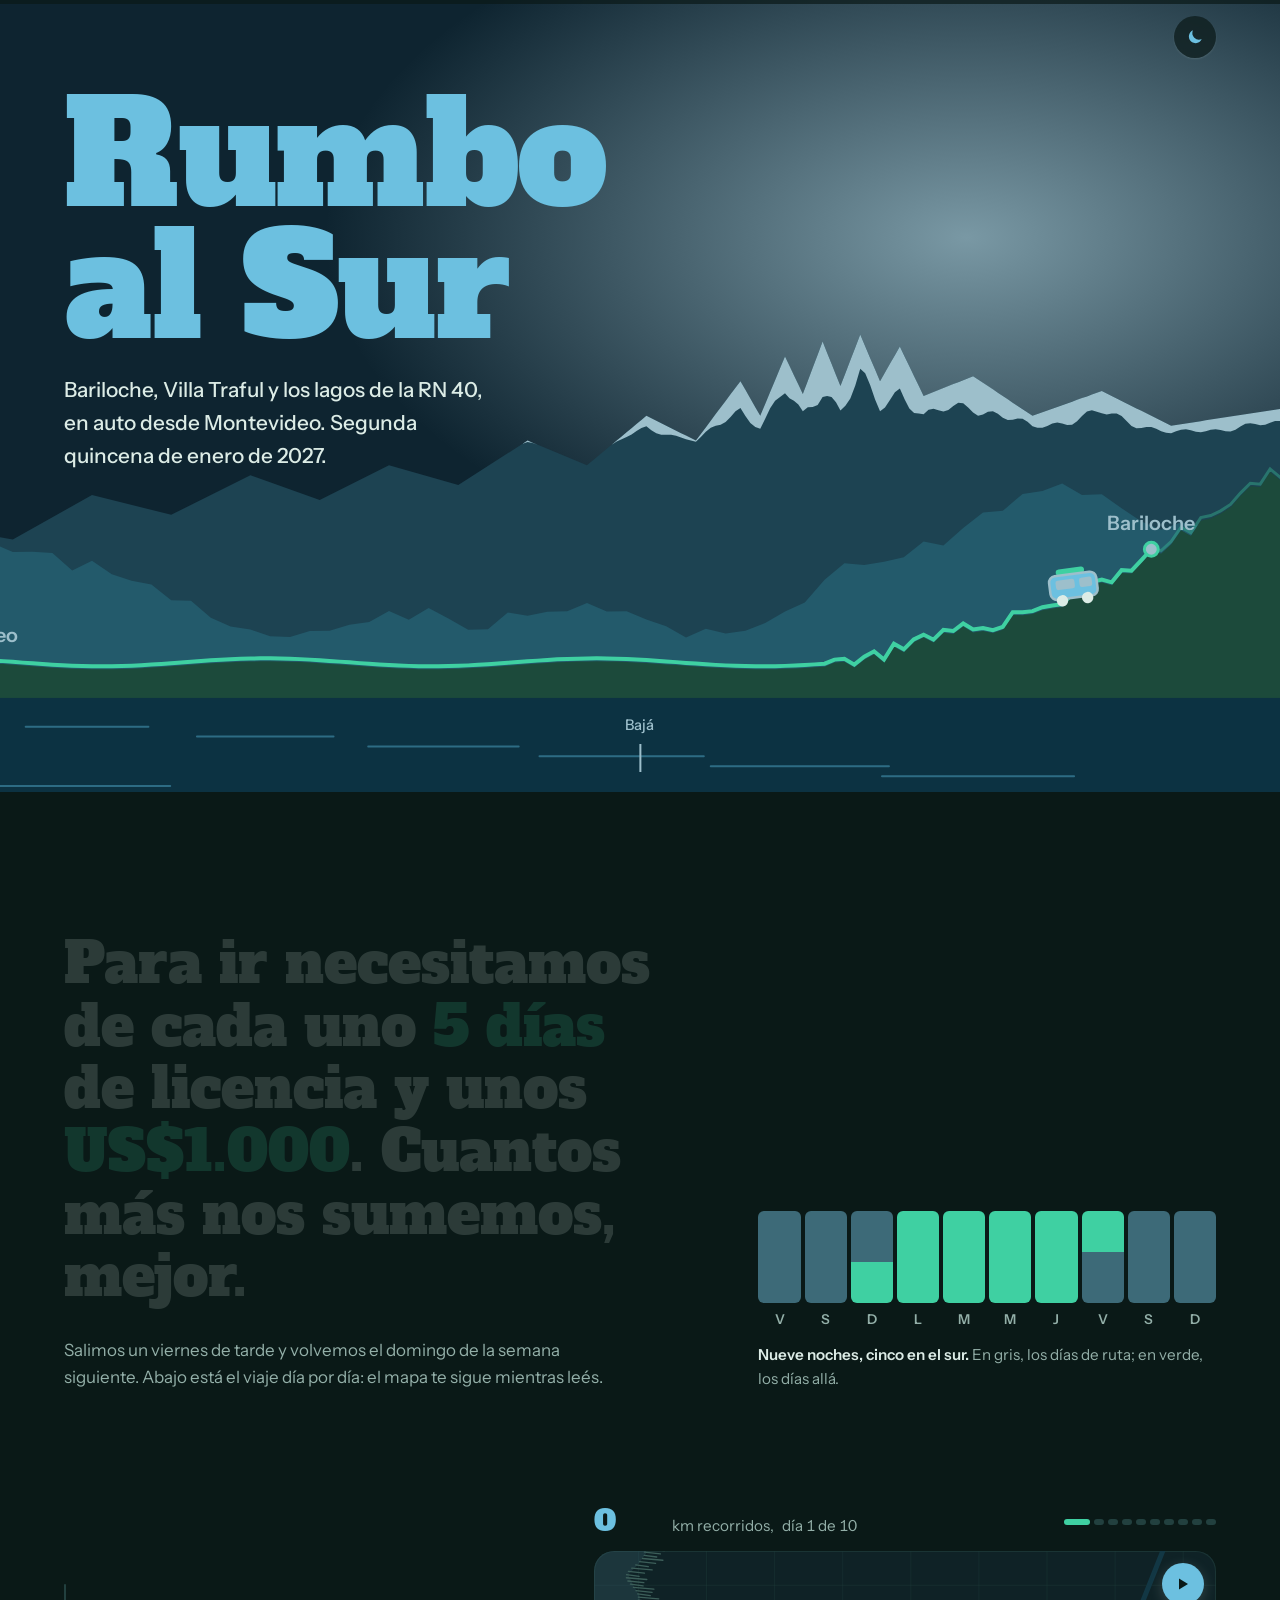
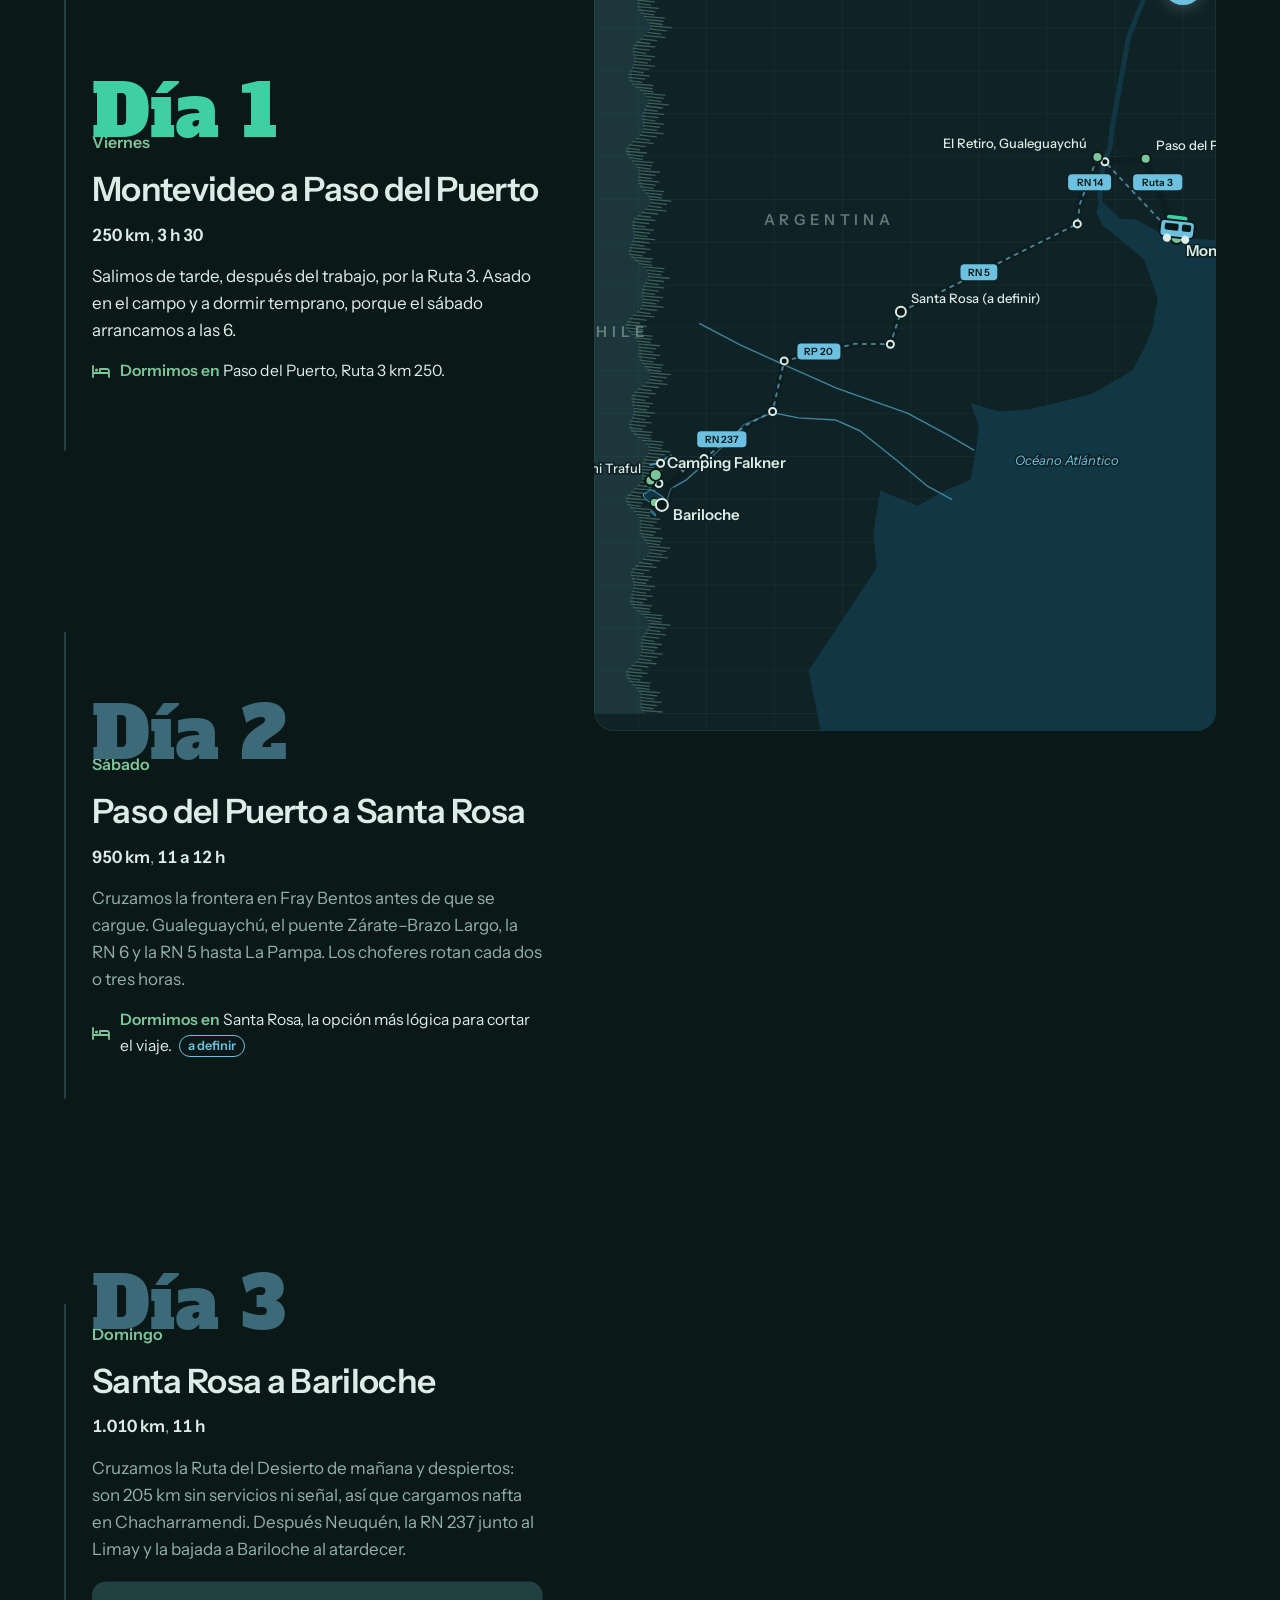
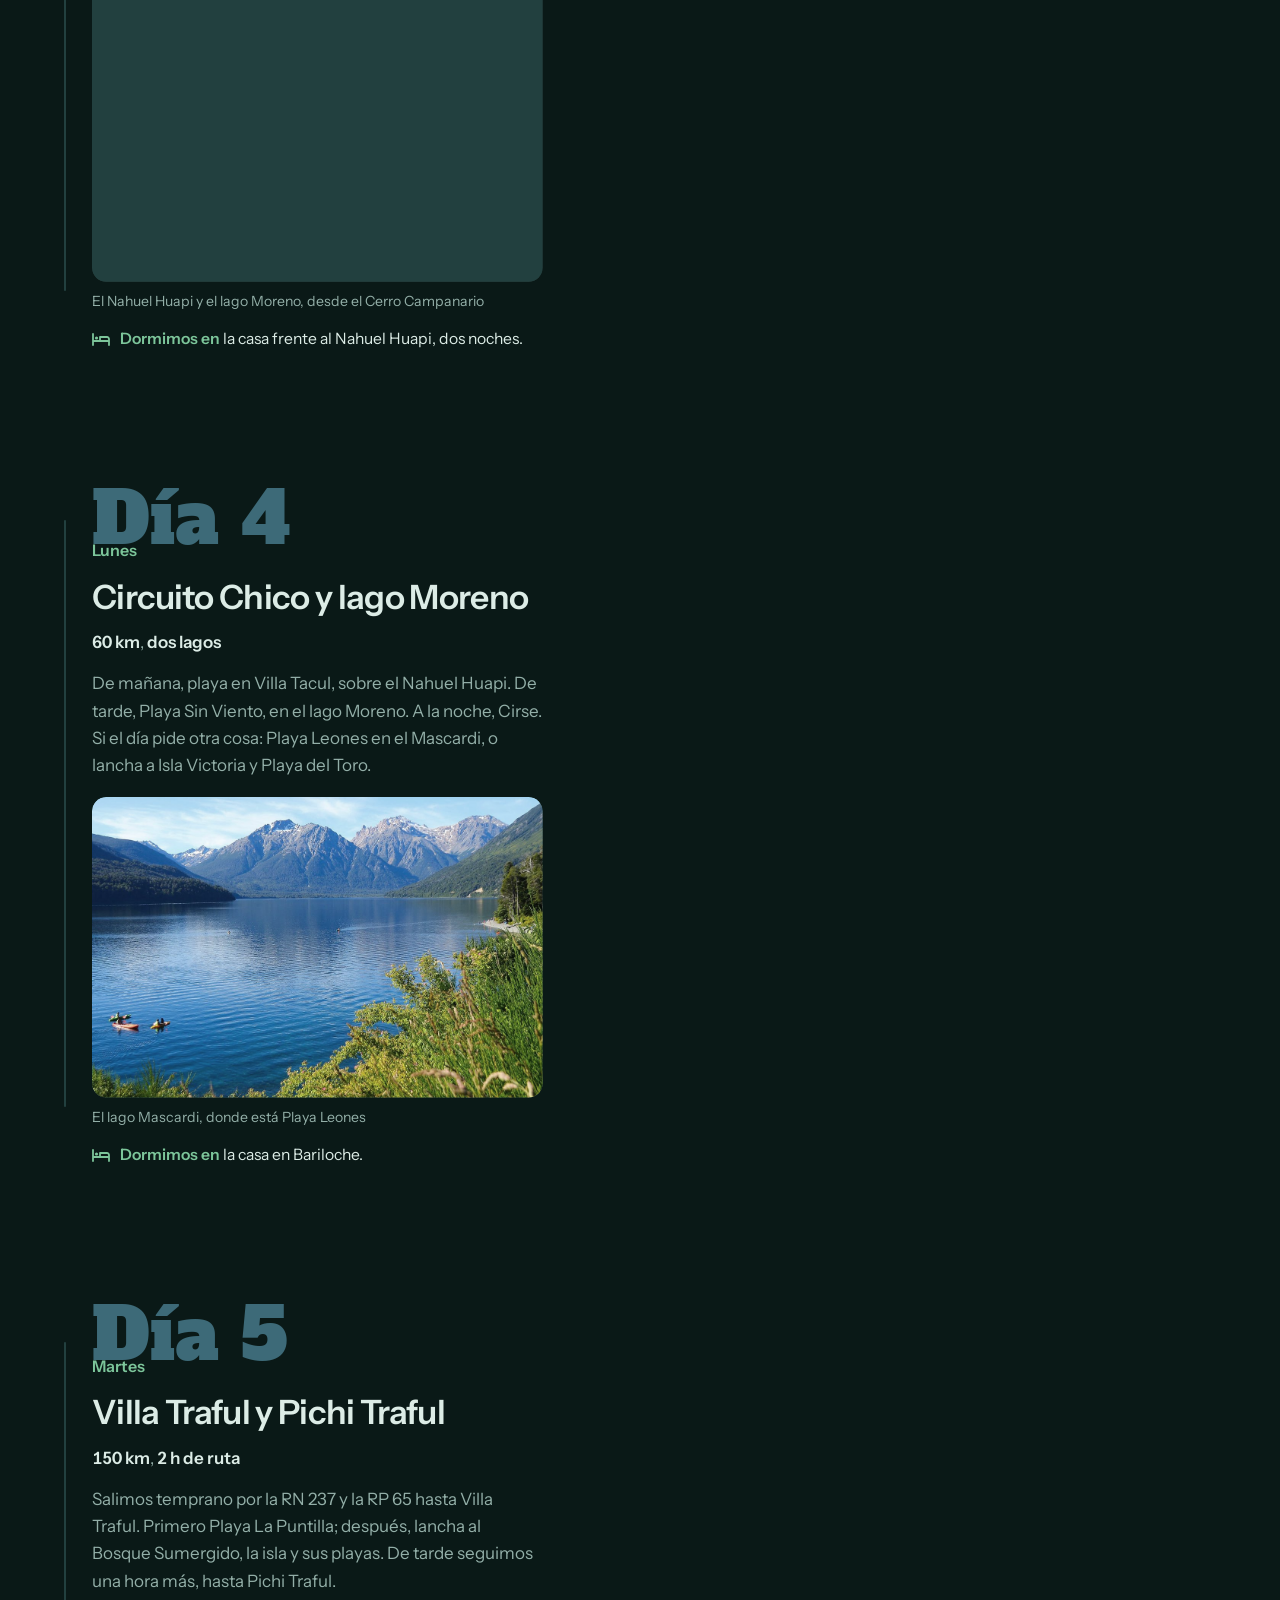
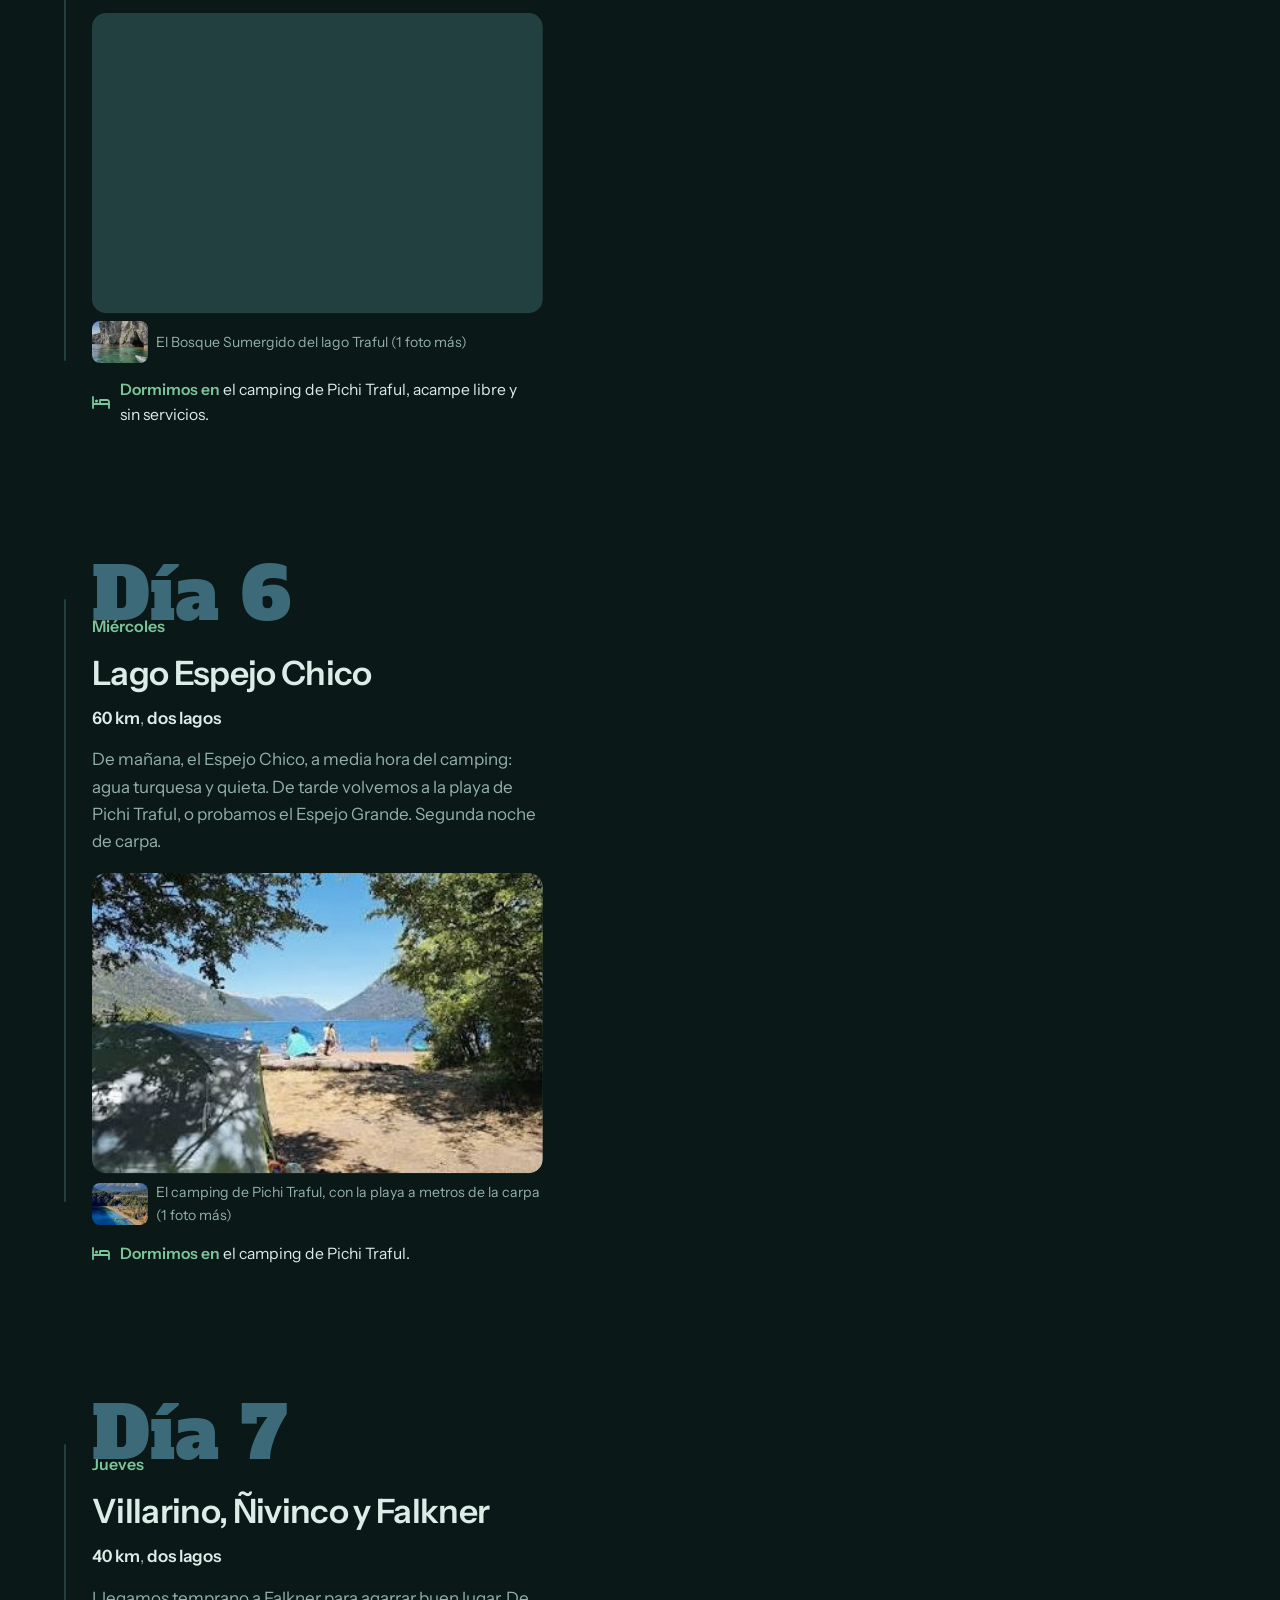
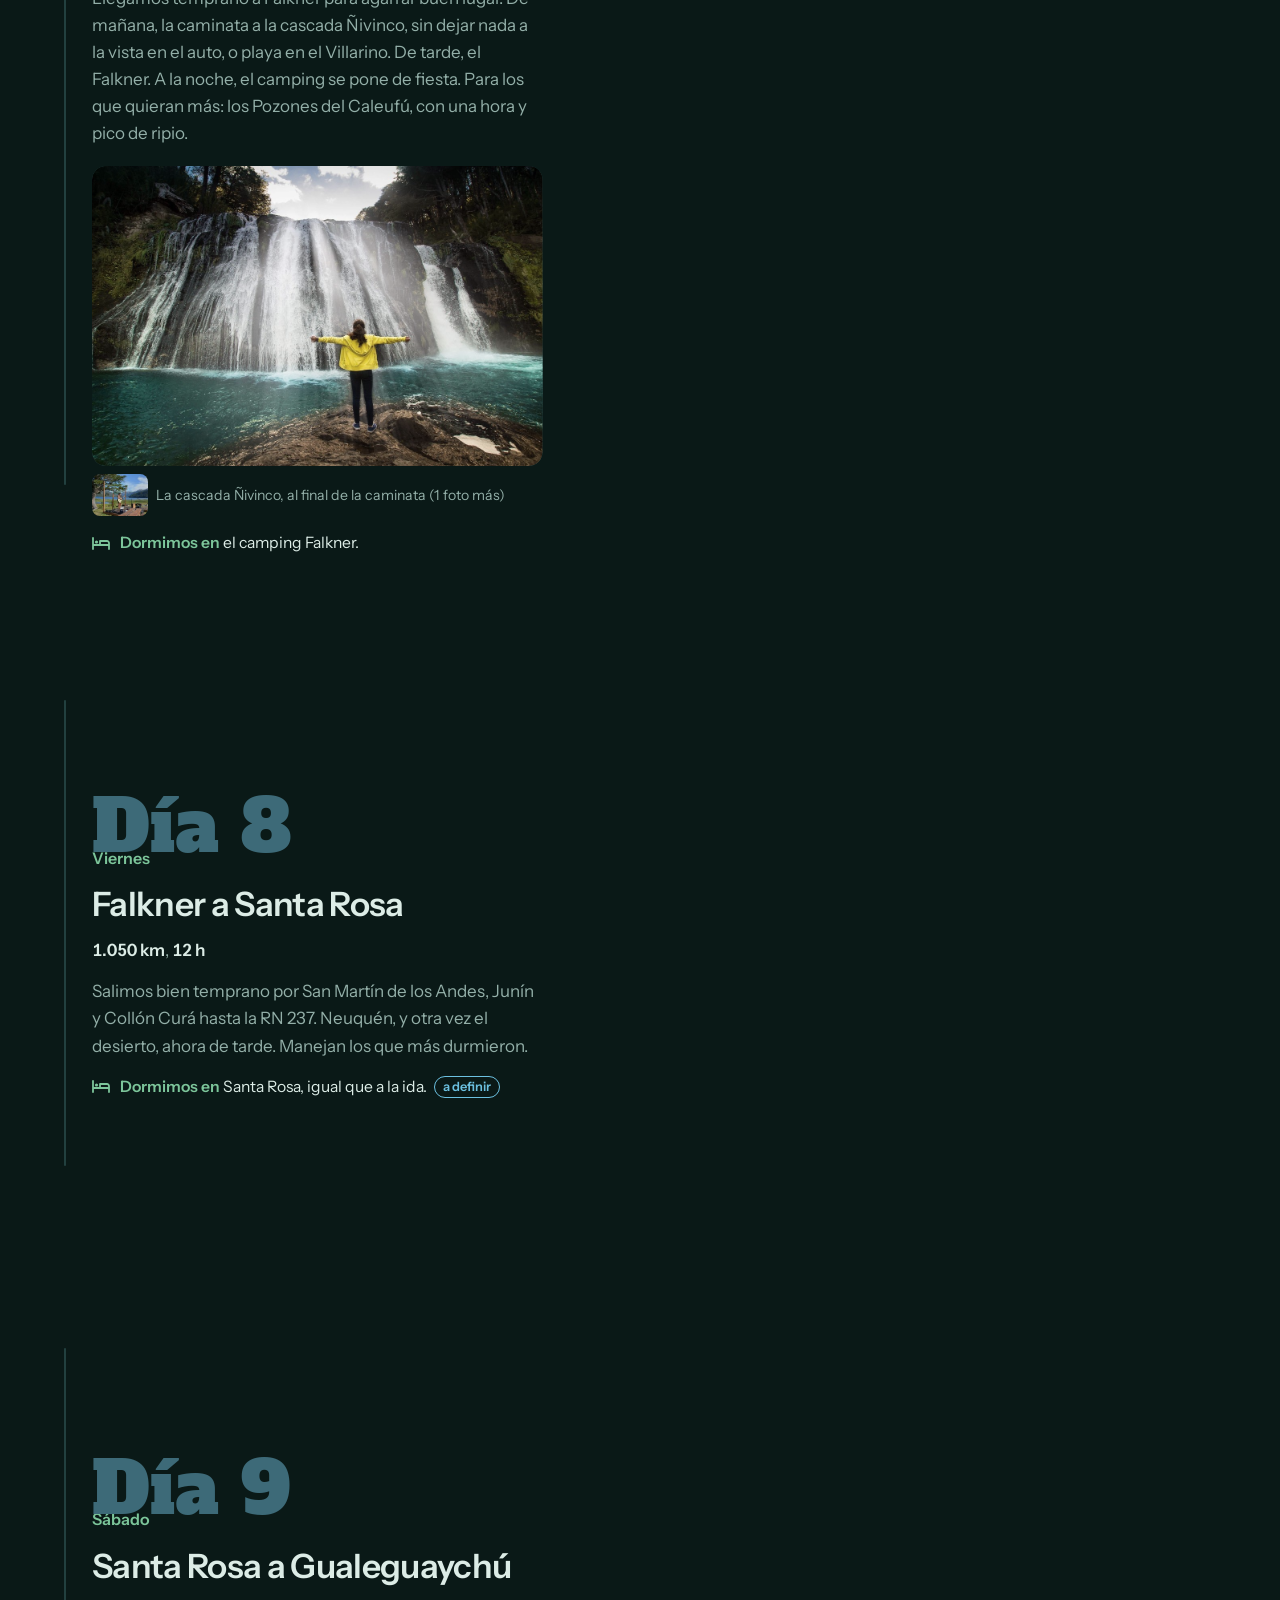
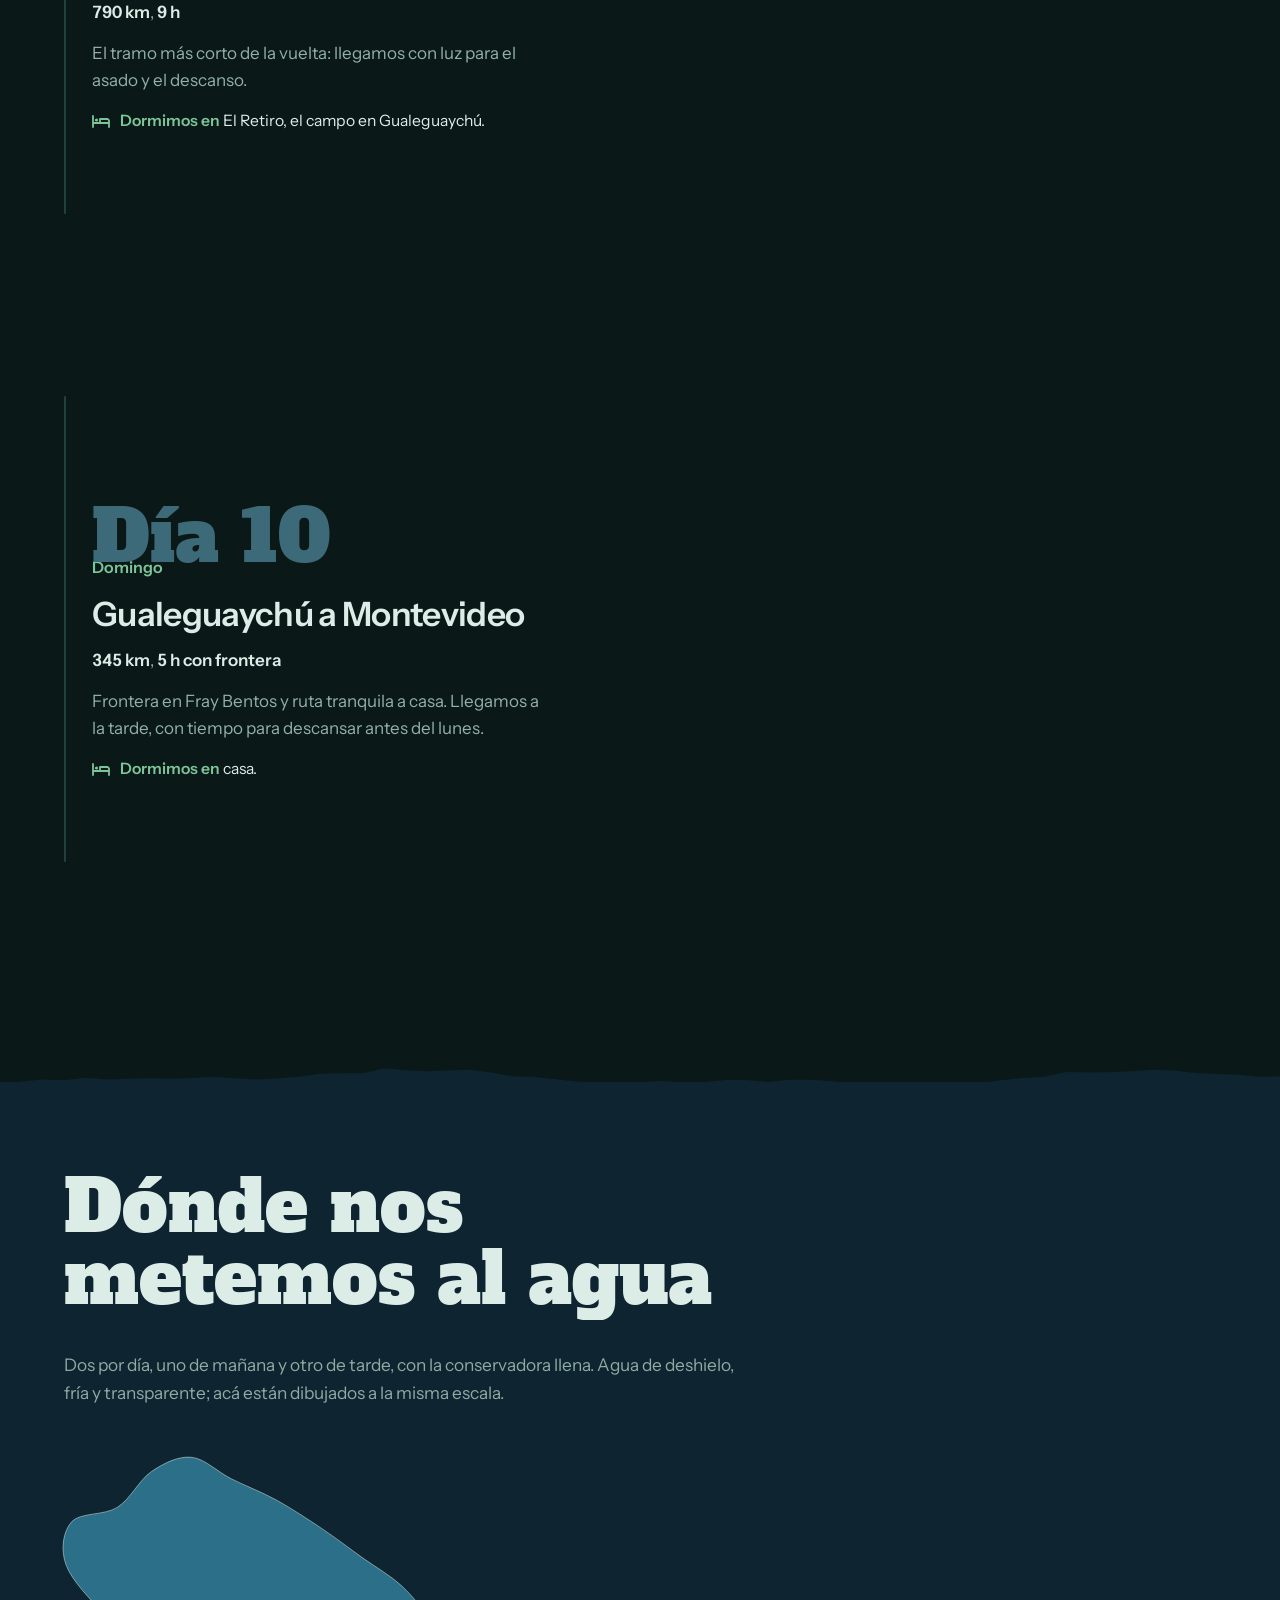
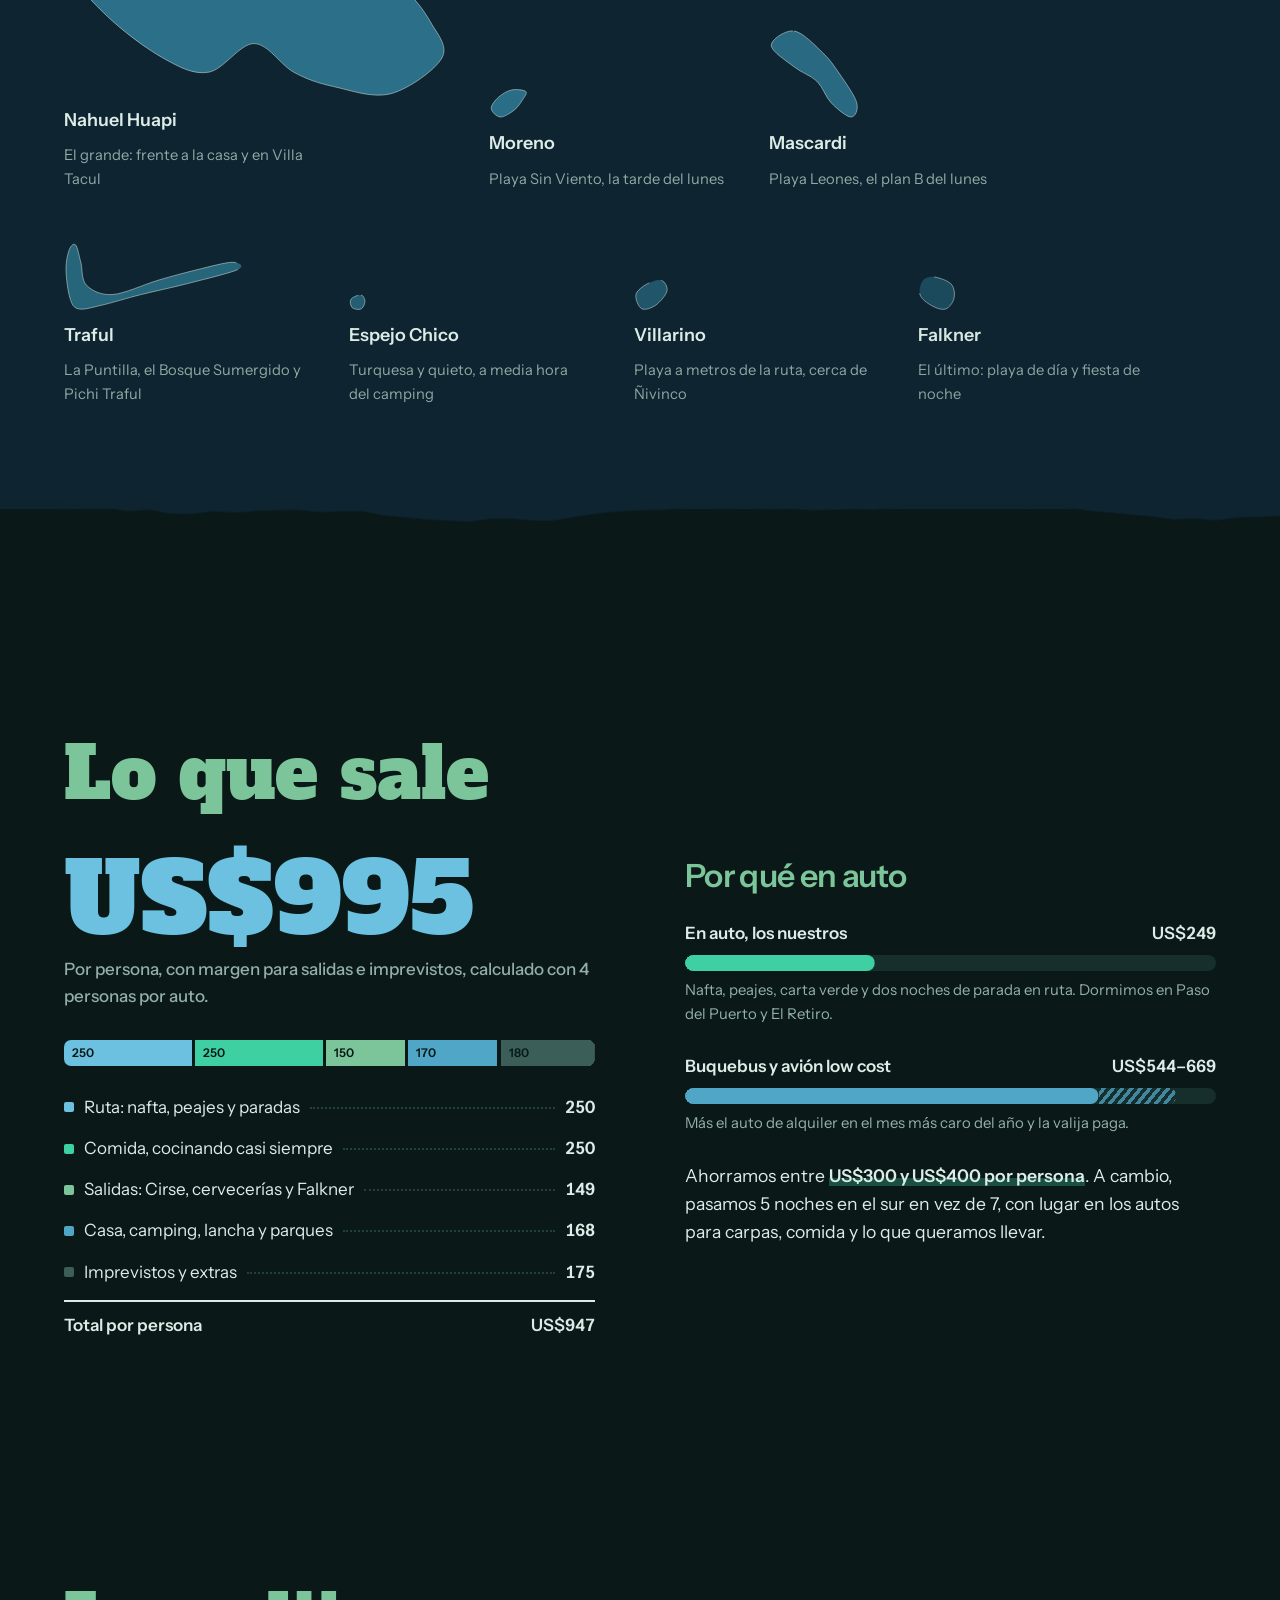
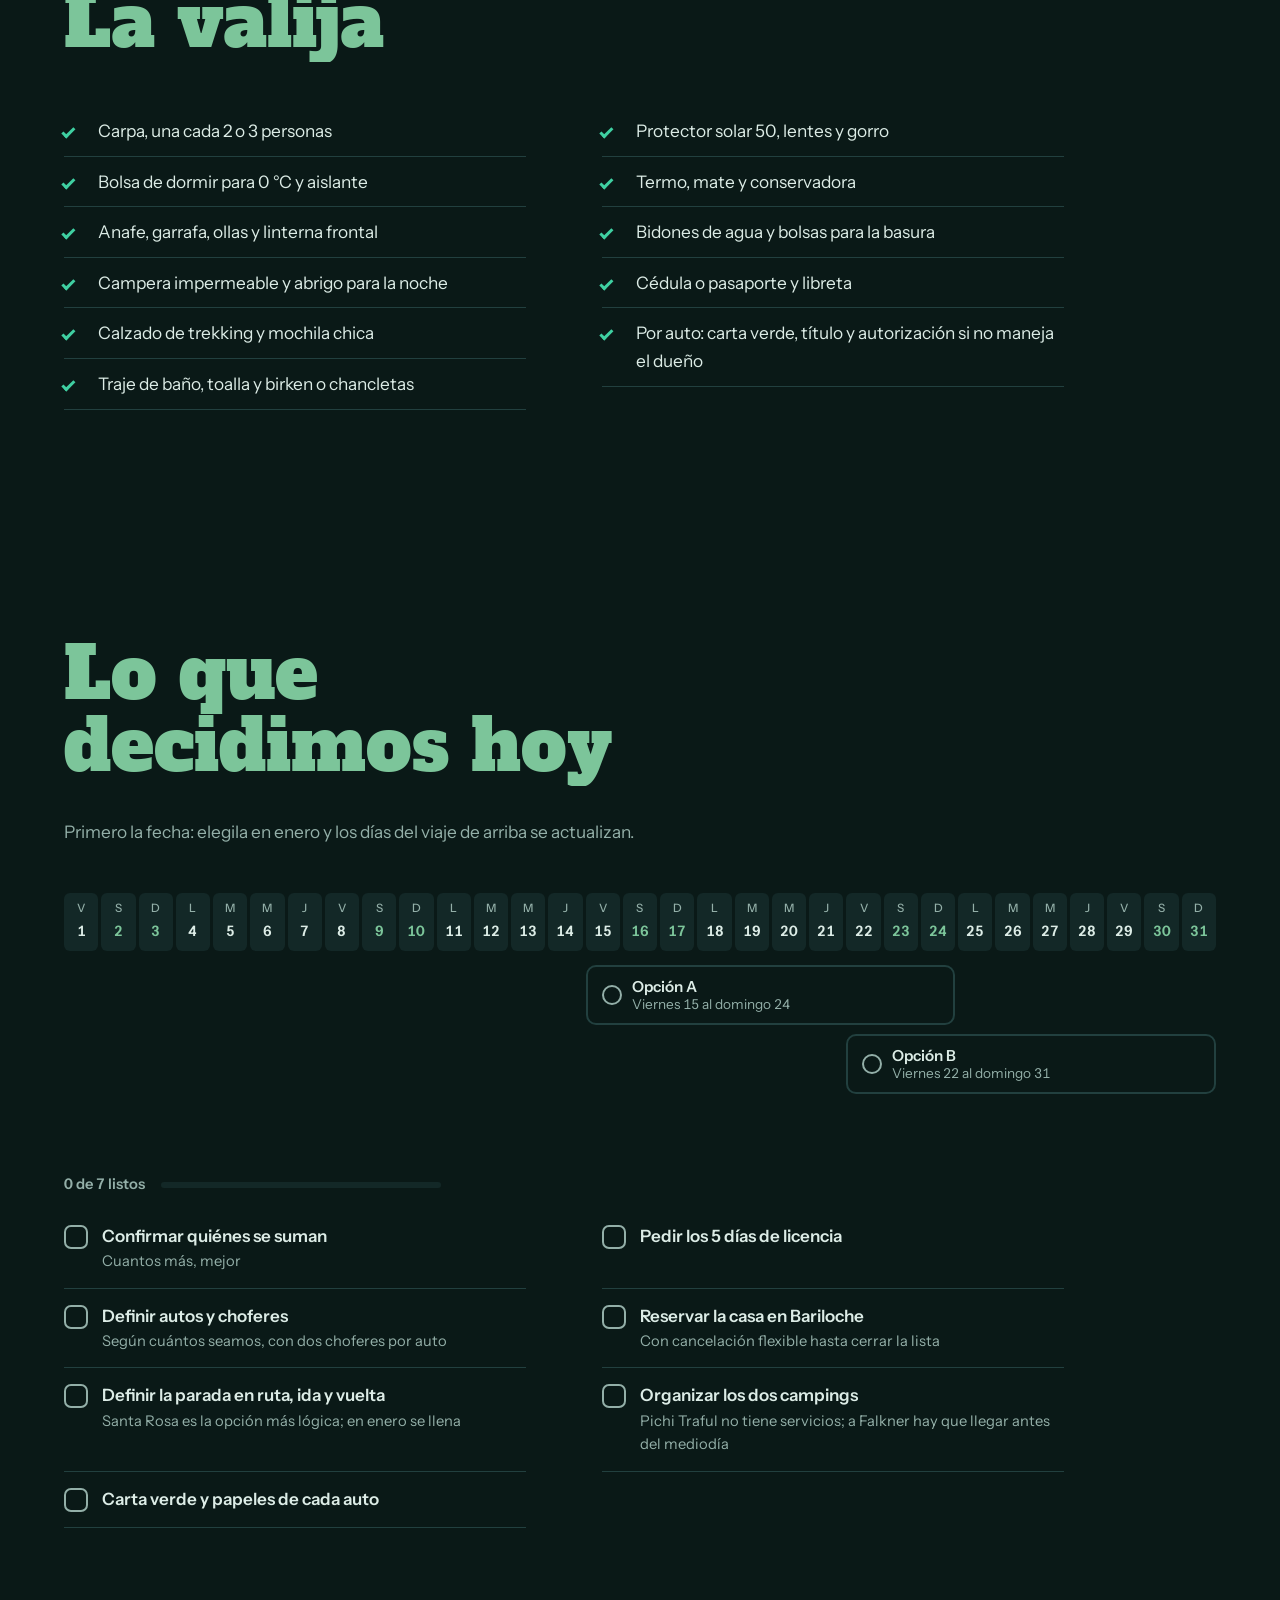
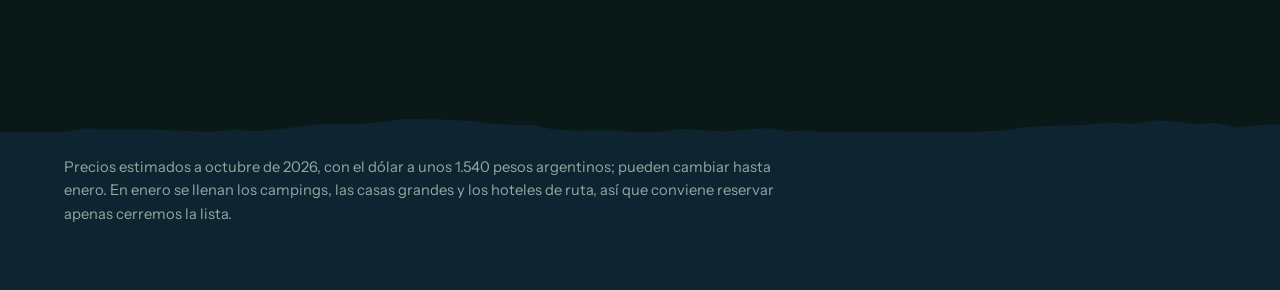
<file: index.html>
<!doctype html>
<html lang="es">
<head>
<meta charset="utf-8">
<meta name="viewport" content="width=device-width, initial-scale=1, viewport-fit=cover">
<meta name="robots" content="noindex, nofollow">
<meta name="description" content="Propuesta de viaje en auto a Bariloche, Villa Traful y los lagos de la RN 40. Enero 2027.">
<meta name="theme-color" content="#0A1917">
<title>Rumbo al Sur 2027</title>
<link rel="icon" href="favicon-32.png?v=2" type="image/png" sizes="32x32">
<link rel="icon" href="favicon.svg?v=2" type="image/svg+xml">
<link rel="apple-touch-icon" href="apple-touch-icon.png?v=2">
<script>
/* Antes de pintar: marca que hay JS y aplica el tema. Oscuro por defecto; claro solo si la persona lo eligió. Si el JS principal no arranca, la intro se libera sola. */
(function(d){var r=d.documentElement;r.classList.add('js');var t='dark';try{if(localStorage.getItem('sur27-tema')==='light')t='light';}catch(e){}r.setAttribute('data-sur',t);
if(!matchMedia('(prefers-reduced-motion: reduce)').matches){r.classList.add('intro');setTimeout(function(){r.classList.remove('intro');},2500);}})(document);
</script>
<link rel="preconnect" href="https://fonts.googleapis.com">
<link rel="preconnect" href="https://fonts.gstatic.com" crossorigin>
<link rel="stylesheet" href="https://fonts.googleapis.com/css2?family=Alfa+Slab+One&family=Instrument+Sans:wght@400;500;600&display=swap">
<link rel="stylesheet" href="assets/app.css">
<script defer src="assets/app.js"></script>
</head>
<body>
<a class="skip" href="#pedido">Saltar al contenido</a>
<div class="progress" aria-hidden="true"><i id="progressBar"></i></div>

<!-- ============ ACTO 1: hero ============ -->
<header class="hero" id="top">
  <svg class="sky" viewBox="0 0 1440 800" preserveAspectRatio="xMaxYMax slice" aria-hidden="true" focusable="false"><defs><radialGradient id="glow" cx="78%" cy="30%" r="45%"><stop offset="0" stop-color="var(--snow)" stop-opacity=".75"/><stop offset="1" stop-color="var(--snow)" stop-opacity="0"/></radialGradient></defs><rect x="0" y="0" width="1440" height="800" fill="url(#glow)"/></svg>
  <svg class="lyr" viewBox="0 0 1440 800" preserveAspectRatio="xMaxYMax slice" aria-hidden="true" focusable="false" data-k=".45"><path d="M-20.0 560.0 L80.0 530.0 L160.0 545.0 L240.0 500.0 L320.0 520.0 L400.0 480.0 L470.0 505.0 L540.0 470.0 L610.0 490.0 L680.0 445.0 L740.0 470.0 L800.0 420.0 L850.0 445.0 L895.0 385.0 L915.0 420.0 L940.0 360.0 L958.0 398.0 L978.0 345.0 L996.0 390.0 L1016.0 338.0 L1036.0 385.0 L1056.0 350.0 L1080.0 400.0 L1130.0 380.0 L1190.0 420.0 L1260.0 395.0 L1330.0 430.0 L1460.0 410.0 L1460 1300 L-20 1300 Z" fill="var(--far)"/><path class="h-snow" d="M-20.0 560.0 L-15.0 558.5 L-10.0 557.0 L-5.0 555.5 L0.0 554.0 L5.0 552.5 L10.0 551.0 L15.0 549.5 L20.0 548.0 L25.0 546.5 L30.0 545.0 L35.0 543.5 L40.0 542.0 L45.0 540.5 L50.0 539.0 L55.0 537.5 L60.0 536.0 L65.0 534.5 L70.0 533.0 L75.0 531.5 L80.0 530.0 L85.0 530.9 L90.0 531.9 L95.0 532.8 L100.0 533.8 L105.0 534.7 L110.0 535.6 L115.0 536.6 L120.0 537.5 L125.0 538.4 L130.0 539.4 L135.0 540.3 L140.0 541.3 L145.0 542.2 L150.0 543.1 L155.0 544.1 L160.0 545.0 L165.0 542.2 L170.0 539.4 L175.0 536.6 L180.0 533.8 L185.0 530.9 L190.0 528.1 L195.0 525.3 L200.0 522.5 L205.0 519.7 L210.0 516.9 L215.0 514.1 L220.0 511.3 L225.0 508.4 L230.0 505.6 L235.0 502.8 L240.0 500.0 L245.0 501.3 L250.0 502.5 L255.0 503.8 L260.0 505.0 L265.0 506.3 L270.0 507.5 L275.0 508.8 L280.0 510.0 L285.0 511.3 L290.0 512.5 L295.0 513.8 L300.0 515.0 L305.0 516.3 L310.0 517.5 L315.0 518.8 L320.0 520.0 L325.0 517.5 L330.0 515.0 L335.0 512.5 L340.0 510.0 L345.0 507.5 L350.0 505.0 L355.0 502.5 L360.0 500.0 L365.0 497.5 L370.0 495.0 L375.0 492.5 L380.0 490.0 L385.0 487.5 L390.0 485.0 L395.0 482.5 L400.0 480.0 L405.0 481.8 L410.0 483.6 L415.0 485.4 L420.0 487.1 L425.0 488.9 L430.0 490.7 L435.0 492.5 L440.0 494.3 L445.0 496.1 L450.0 497.9 L455.0 499.6 L460.0 501.4 L465.0 503.2 L470.0 505.0 L475.0 502.5 L480.0 500.0 L485.0 497.5 L490.0 495.0 L495.0 492.5 L500.0 490.0 L505.0 487.5 L510.0 485.0 L515.0 482.5 L520.0 480.0 L525.0 477.5 L530.0 475.0 L535.0 472.5 L540.0 470.0 L545.0 471.4 L550.0 472.9 L555.0 474.3 L560.0 475.7 L565.0 477.1 L570.0 478.6 L575.0 480.0 L580.0 481.4 L585.0 482.9 L590.0 484.3 L595.0 485.7 L600.0 487.1 L605.0 488.6 L610.0 490.0 L615.0 486.8 L620.0 483.6 L625.0 480.4 L630.0 477.1 L635.0 473.9 L640.0 470.7 L645.0 467.5 L650.0 464.3 L655.0 461.1 L660.0 457.9 L665.0 454.6 L670.0 451.4 L675.0 448.2 L680.0 445.0 L685.0 447.1 L690.0 449.2 L695.0 451.3 L700.0 453.3 L705.0 455.4 L710.0 457.5 L715.0 459.6 L720.0 461.7 L725.0 463.8 L730.0 465.8 L735.0 467.9 L740.0 470.0 L745.0 465.8 L750.0 461.7 L755.0 457.5 L760.0 453.3 L765.0 449.2 L770.0 445.0 L775.0 440.8 L780.0 436.7 L785.0 432.5 L790.0 428.3 L795.0 424.2 L800.0 420.0 L805.0 422.5 L810.0 425.0 L815.0 427.5 L820.0 430.0 L825.0 432.5 L830.0 435.0 L835.0 437.5 L840.0 440.0 L845.0 442.5 L850.0 445.0 L855.0 438.3 L860.0 431.7 L865.0 425.0 L870.0 418.3 L875.0 411.7 L880.0 405.0 L885.0 398.3 L890.0 391.7 L895.0 385.0 L900.0 393.8 L905.0 402.5 L910.0 411.3 L915.0 420.0 L920.0 408.0 L925.0 396.0 L930.0 384.0 L935.0 372.0 L940.0 360.0 L944.5 369.5 L949.0 379.0 L953.5 388.5 L958.0 398.0 L963.0 384.8 L968.0 371.5 L973.0 358.3 L978.0 345.0 L982.5 356.3 L987.0 367.5 L991.5 378.8 L996.0 390.0 L1001.0 377.0 L1006.0 364.0 L1011.0 351.0 L1016.0 338.0 L1021.0 349.8 L1026.0 361.5 L1031.0 373.3 L1036.0 385.0 L1041.0 376.3 L1046.0 367.5 L1051.0 358.8 L1056.0 350.0 L1060.8 360.0 L1065.6 370.0 L1070.4 380.0 L1075.2 390.0 L1080.0 400.0 L1085.0 398.0 L1090.0 396.0 L1095.0 394.0 L1100.0 392.0 L1105.0 390.0 L1110.0 388.0 L1115.0 386.0 L1120.0 384.0 L1125.0 382.0 L1130.0 380.0 L1135.0 383.3 L1140.0 386.7 L1145.0 390.0 L1150.0 393.3 L1155.0 396.7 L1160.0 400.0 L1165.0 403.3 L1170.0 406.7 L1175.0 410.0 L1180.0 413.3 L1185.0 416.7 L1190.0 420.0 L1195.0 418.2 L1200.0 416.4 L1205.0 414.6 L1210.0 412.9 L1215.0 411.1 L1220.0 409.3 L1225.0 407.5 L1230.0 405.7 L1235.0 403.9 L1240.0 402.1 L1245.0 400.4 L1250.0 398.6 L1255.0 396.8 L1260.0 395.0 L1265.0 397.5 L1270.0 400.0 L1275.0 402.5 L1280.0 405.0 L1285.0 407.5 L1290.0 410.0 L1295.0 412.5 L1300.0 415.0 L1305.0 417.5 L1310.0 420.0 L1315.0 422.5 L1320.0 425.0 L1325.0 427.5 L1330.0 430.0 L1335.0 429.2 L1340.0 428.5 L1345.0 427.7 L1350.0 426.9 L1355.0 426.2 L1360.0 425.4 L1365.0 424.6 L1370.0 423.8 L1375.0 423.1 L1380.0 422.3 L1385.0 421.5 L1390.0 420.8 L1395.0 420.0 L1400.0 419.2 L1405.0 418.5 L1410.0 417.7 L1415.0 416.9 L1420.0 416.2 L1425.0 415.4 L1430.0 414.6 L1435.0 413.8 L1440.0 413.1 L1445.0 412.3 L1450.0 411.5 L1455.0 410.8 L1460.0 410.0 L1460.0 430.3 L1455.0 431.9 L1450.0 430.6 L1445.0 427.6 L1440.0 425.2 L1435.0 425.2 L1430.0 427.1 L1425.0 429.0 L1420.0 429.5 L1415.0 428.4 L1410.0 427.4 L1405.0 428.1 L1400.0 430.9 L1395.0 434.1 L1390.0 435.9 L1385.0 435.7 L1380.0 434.3 L1375.0 433.5 L1370.0 434.1 L1365.0 435.5 L1360.0 436.5 L1355.0 436.1 L1350.0 434.7 L1345.0 433.6 L1340.0 434.0 L1335.0 435.7 L1330.0 437.7 L1325.0 437.2 L1320.0 435.5 L1315.0 433.0 L1310.0 431.3 L1305.0 431.3 L1300.0 432.4 L1295.0 432.6 L1290.0 430.2 L1285.0 425.3 L1280.0 420.3 L1275.0 417.6 L1270.0 417.8 L1265.0 418.6 L1260.0 417.3 L1255.0 415.9 L1250.0 414.4 L1245.0 415.7 L1240.0 420.2 L1235.0 425.6 L1230.0 429.1 L1225.0 429.3 L1220.0 427.7 L1215.0 426.7 L1210.0 427.7 L1205.0 430.2 L1200.0 432.0 L1195.0 432.0 L1190.0 430.6 L1185.0 426.0 L1180.0 423.0 L1175.0 422.7 L1170.0 424.0 L1165.0 424.3 L1160.0 421.9 L1155.0 418.0 L1150.0 415.3 L1145.0 415.9 L1140.0 418.7 L1135.0 420.0 L1130.0 416.6 L1125.0 411.7 L1120.0 407.2 L1115.0 406.7 L1110.0 410.0 L1105.0 414.1 L1100.0 415.6 L1095.0 414.4 L1090.0 412.8 L1085.0 413.9 L1080.0 418.4 L1075.2 417.8 L1070.4 417.1 L1065.6 412.6 L1060.8 403.3 L1056.0 392.4 L1051.0 396.1 L1046.0 404.0 L1041.0 411.6 L1036.0 415.3 L1031.0 403.6 L1026.0 388.9 L1021.0 376.9 L1016.0 372.4 L1011.0 389.3 L1006.0 402.6 L1001.0 409.9 L996.0 414.6 L991.5 406.3 L987.0 401.0 L982.5 400.0 L978.0 400.9 L973.0 409.2 L968.0 411.0 L963.0 411.4 L958.0 415.4 L953.5 408.6 L949.0 404.8 L944.5 402.2 L940.0 397.3 L935.0 401.0 L930.0 404.8 L925.0 412.3 L920.0 422.9 L915.0 433.2 L910.0 431.2 L905.0 427.3 L900.0 420.1 L895.0 412.0 L890.0 415.4 L885.0 421.2 L880.0 426.3 L875.0 429.0 L870.0 430.1 L865.0 432.1 L860.0 436.2 L855.0 441.4 L850.0 446.2 L845.0 445.0 L840.0 443.7 L835.0 441.9 L830.0 440.2 L825.0 439.2 L820.0 439.2 L815.0 439.1 L810.0 437.7 L805.0 434.5 L800.0 430.6 L795.0 432.2 L790.0 435.4 L785.0 438.9 L780.0 441.5 L775.0 443.6 L770.0 446.0 L765.0 449.2 L760.0 453.3 L755.0 457.5 L750.0 461.7 L745.0 465.8 L740.0 470.0 L735.0 467.9 L730.0 465.8 L725.0 463.8 L720.0 461.7 L715.0 459.6 L710.0 457.5 L705.0 455.4 L700.0 453.3 L695.0 451.3 L690.0 449.2 L685.0 447.5 L680.0 446.4 L675.0 448.2 L670.0 451.4 L665.0 454.6 L660.0 457.9 L655.0 461.1 L650.0 464.3 L645.0 467.5 L640.0 470.7 L635.0 473.9 L630.0 477.1 L625.0 480.4 L620.0 483.6 L615.0 486.8 L610.0 490.0 L605.0 488.6 L600.0 487.1 L595.0 485.7 L590.0 484.3 L585.0 482.9 L580.0 481.4 L575.0 480.0 L570.0 478.6 L565.0 477.1 L560.0 475.7 L555.0 474.3 L550.0 472.9 L545.0 471.4 L540.0 470.0 L535.0 472.5 L530.0 475.0 L525.0 477.5 L520.0 480.0 L515.0 482.5 L510.0 485.0 L505.0 487.5 L500.0 490.0 L495.0 492.5 L490.0 495.0 L485.0 497.5 L480.0 500.0 L475.0 502.5 L470.0 505.0 L465.0 503.2 L460.0 501.4 L455.0 499.6 L450.0 497.9 L445.0 496.1 L440.0 494.3 L435.0 492.5 L430.0 490.7 L425.0 488.9 L420.0 487.1 L415.0 485.4 L410.0 483.6 L405.0 481.8 L400.0 480.0 L395.0 482.5 L390.0 485.0 L385.0 487.5 L380.0 490.0 L375.0 492.5 L370.0 495.0 L365.0 497.5 L360.0 500.0 L355.0 502.5 L350.0 505.0 L345.0 507.5 L340.0 510.0 L335.0 512.5 L330.0 515.0 L325.0 517.5 L320.0 520.0 L315.0 518.8 L310.0 517.5 L305.0 516.3 L300.0 515.0 L295.0 513.8 L290.0 512.5 L285.0 511.3 L280.0 510.0 L275.0 508.8 L270.0 507.5 L265.0 506.3 L260.0 505.0 L255.0 503.8 L250.0 502.5 L245.0 501.3 L240.0 500.0 L235.0 502.8 L230.0 505.6 L225.0 508.4 L220.0 511.3 L215.0 514.1 L210.0 516.9 L205.0 519.7 L200.0 522.5 L195.0 525.3 L190.0 528.1 L185.0 530.9 L180.0 533.8 L175.0 536.6 L170.0 539.4 L165.0 542.2 L160.0 545.0 L155.0 544.1 L150.0 543.1 L145.0 542.2 L140.0 541.3 L135.0 540.3 L130.0 539.4 L125.0 538.4 L120.0 537.5 L115.0 536.6 L110.0 535.6 L105.0 534.7 L100.0 533.8 L95.0 532.8 L90.0 531.9 L85.0 530.9 L80.0 530.0 L75.0 531.5 L70.0 533.0 L65.0 534.5 L60.0 536.0 L55.0 537.5 L50.0 539.0 L45.0 540.5 L40.0 542.0 L35.0 543.5 L30.0 545.0 L25.0 546.5 L20.0 548.0 L15.0 549.5 L10.0 551.0 L5.0 552.5 L0.0 554.0 L-5.0 555.5 L-10.0 557.0 L-15.0 558.5 L-20.0 560.0 Z" fill="var(--snow)"/></svg>
  <svg class="lyr" viewBox="0 0 1440 800" preserveAspectRatio="xMaxYMax slice" aria-hidden="true" focusable="false" data-k=".3"><path d="M-20.0 583.6 L0.0 571.4 L20.0 553.8 L40.0 541.7 L60.0 541.6 L80.0 544.3 L100.0 546.2 L120.0 542.2 L140.0 548.8 L160.0 557.7 L180.0 557.2 L200.0 558.7 L220.0 576.2 L240.0 566.3 L260.0 580.0 L280.0 586.6 L300.0 590.5 L320.0 606.2 L340.0 606.9 L360.0 624.1 L380.0 632.9 L400.0 635.9 L420.0 642.6 L440.0 643.4 L460.0 637.3 L480.0 637.1 L500.0 631.1 L520.0 628.2 L540.0 617.1 L560.0 626.0 L580.0 614.2 L600.0 624.8 L620.0 636.0 L640.0 635.5 L660.0 618.7 L680.0 622.0 L700.0 617.9 L720.0 617.3 L740.0 609.0 L760.0 617.8 L780.0 617.5 L800.0 625.8 L820.0 632.7 L840.0 643.9 L860.0 635.1 L880.0 639.8 L900.0 637.2 L920.0 629.4 L940.0 617.7 L960.0 608.5 L980.0 585.6 L1000.0 569.0 L1020.0 570.6 L1040.0 567.3 L1060.0 563.0 L1080.0 546.9 L1100.0 550.9 L1120.0 533.3 L1140.0 517.7 L1160.0 516.0 L1180.0 498.9 L1200.0 495.9 L1220.0 488.4 L1240.0 500.0 L1260.0 499.3 L1280.0 513.5 L1300.0 526.7 L1320.0 535.0 L1340.0 527.4 L1360.0 531.2 L1380.0 533.7 L1400.0 525.3 L1420.0 530.7 L1440.0 535.0 L1460.0 531.7 L1460 1300 L-20 1300 Z" fill="var(--mid)"/></svg>
  <svg class="lyr" viewBox="0 0 1440 800" preserveAspectRatio="xMaxYMax slice" aria-hidden="true" focusable="false" data-k=".15"><path d="M-20.0 673.5 L-10.0 672.8 L0.0 672.0 L10.0 671.2 L20.0 670.5 L30.0 669.9 L40.0 669.3 L50.0 668.8 L60.0 668.4 L70.0 668.1 L80.0 668.0 L90.0 668.0 L100.0 668.2 L110.0 668.5 L120.0 668.9 L130.0 669.5 L140.0 670.1 L150.0 670.8 L160.0 671.5 L170.0 672.3 L180.0 673.0 L190.0 673.7 L200.0 674.4 L210.0 674.9 L220.0 675.4 L230.0 675.7 L240.0 675.9 L250.0 676.0 L260.0 675.9 L270.0 675.7 L280.0 675.4 L290.0 674.9 L300.0 674.3 L310.0 673.7 L320.0 673.0 L330.0 672.2 L340.0 671.5 L350.0 670.7 L360.0 670.0 L370.0 669.4 L380.0 668.9 L390.0 668.5 L400.0 668.2 L410.0 668.0 L420.0 668.0 L430.0 668.1 L440.0 668.4 L450.0 668.8 L460.0 669.3 L470.0 669.9 L480.0 670.6 L490.0 671.3 L500.0 672.0 L510.0 672.8 L520.0 673.5 L530.0 674.2 L540.0 674.8 L550.0 675.3 L560.0 675.6 L570.0 675.9 L580.0 676.0 L590.0 676.0 L600.0 675.8 L610.0 675.5 L620.0 675.1 L630.0 674.5 L640.0 673.9 L650.0 673.2 L660.0 672.5 L670.0 671.7 L680.0 671.0 L690.0 670.3 L700.0 669.6 L710.0 669.0 L720.0 668.6 L730.0 668.3 L740.0 668.1 L750.0 668.0 L760.0 668.1 L770.0 668.3 L780.0 668.7 L790.0 669.1 L800.0 669.7 L810.0 670.4 L820.0 671.1 L830.0 671.8 L840.0 672.6 L850.0 673.3 L860.0 674.0 L870.0 674.6 L880.0 675.1 L890.0 675.5 L900.0 675.8 L910.0 676.0 L920.0 676.0 L930.0 675.9 L940.0 675.6 L950.0 675.2 L960.0 674.7 L970.0 674.1 L980.0 673.4 L990.0 669.3 L1000.0 668.4 L1010.0 674.3 L1020.0 666.4 L1030.0 660.9 L1040.0 669.3 L1050.0 653.2 L1060.0 658.9 L1070.0 648.8 L1080.0 644.0 L1090.0 649.1 L1100.0 639.2 L1110.0 640.4 L1120.0 632.8 L1130.0 638.9 L1140.0 637.3 L1150.0 639.5 L1160.0 636.1 L1170.0 621.3 L1180.0 621.4 L1190.0 620.3 L1200.0 616.4 L1210.0 614.6 L1220.0 613.2 L1230.0 603.3 L1240.0 602.0 L1250.0 590.8 L1260.0 588.4 L1270.0 591.2 L1280.0 578.9 L1290.0 579.4 L1300.0 568.7 L1310.0 557.8 L1320.0 559.1 L1330.0 550.0 L1340.0 535.5 L1350.0 541.2 L1360.0 525.9 L1370.0 523.7 L1380.0 519.0 L1390.0 512.5 L1400.0 501.1 L1410.0 491.2 L1420.0 492.0 L1430.0 476.7 L1440.0 484.9 L1450.0 475.1 L1460.0 472.8 L1460 1300 L-20 1300 Z" fill="var(--near)"/><path class="h-route-base" d="M-20.0 670.5 L-10.0 669.8 L0.0 669.0 L10.0 668.2 L20.0 667.5 L30.0 666.9 L40.0 666.3 L50.0 665.8 L60.0 665.4 L70.0 665.1 L80.0 665.0 L90.0 665.0 L100.0 665.2 L110.0 665.5 L120.0 665.9 L130.0 666.5 L140.0 667.1 L150.0 667.8 L160.0 668.5 L170.0 669.3 L180.0 670.0 L190.0 670.7 L200.0 671.4 L210.0 671.9 L220.0 672.4 L230.0 672.7 L240.0 672.9 L250.0 673.0 L260.0 672.9 L270.0 672.7 L280.0 672.4 L290.0 671.9 L300.0 671.3 L310.0 670.7 L320.0 670.0 L330.0 669.2 L340.0 668.5 L350.0 667.7 L360.0 667.0 L370.0 666.4 L380.0 665.9 L390.0 665.5 L400.0 665.2 L410.0 665.0 L420.0 665.0 L430.0 665.1 L440.0 665.4 L450.0 665.8 L460.0 666.3 L470.0 666.9 L480.0 667.6 L490.0 668.3 L500.0 669.0 L510.0 669.8 L520.0 670.5 L530.0 671.2 L540.0 671.8 L550.0 672.3 L560.0 672.6 L570.0 672.9 L580.0 673.0 L590.0 673.0 L600.0 672.8 L610.0 672.5 L620.0 672.1 L630.0 671.5 L640.0 670.9 L650.0 670.2 L660.0 669.5 L670.0 668.7 L680.0 668.0 L690.0 667.3 L700.0 666.6 L710.0 666.0 L720.0 665.6 L730.0 665.3 L740.0 665.1 L750.0 665.0 L760.0 665.1 L770.0 665.3 L780.0 665.7 L790.0 666.1 L800.0 666.7 L810.0 667.4 L820.0 668.1 L830.0 668.8 L840.0 669.6 L850.0 670.3 L860.0 671.0 L870.0 671.6 L880.0 672.1 L890.0 672.5 L900.0 672.8 L910.0 673.0 L920.0 673.0 L930.0 672.9 L940.0 672.6 L950.0 672.2 L960.0 671.7 L970.0 671.1 L980.0 670.4 L990.0 666.3 L1000.0 665.4 L1010.0 671.3 L1020.0 663.4 L1030.0 657.9 L1040.0 666.3 L1050.0 650.2 L1060.0 655.9 L1070.0 645.8 L1080.0 641.0 L1090.0 646.1 L1100.0 636.2 L1110.0 637.4 L1120.0 629.8 L1130.0 635.9 L1140.0 634.3 L1150.0 636.5 L1160.0 633.1 L1170.0 618.3 L1180.0 618.4 L1190.0 617.3 L1200.0 613.4 L1210.0 611.6 L1220.0 610.2 L1230.0 600.3 L1240.0 599.0 L1250.0 587.8 L1260.0 585.4 L1270.0 588.2 L1280.0 575.9 L1290.0 576.4 L1300.0 565.7 L1310.0 554.8 L1320.0 556.1 L1330.0 547.0 L1340.0 532.5 L1350.0 538.2 L1360.0 522.9 L1370.0 520.7 L1380.0 516.0 L1390.0 509.5 L1400.0 498.1 L1410.0 488.2 L1420.0 489.0 L1430.0 473.7 L1440.0 481.9 L1450.0 472.1 L1460.0 469.8"/><path class="h-route" id="heroRoute" d="M60.0 665.4 L70.0 665.1 L80.0 665.0 L90.0 665.0 L100.0 665.2 L110.0 665.5 L120.0 665.9 L130.0 666.5 L140.0 667.1 L150.0 667.8 L160.0 668.5 L170.0 669.3 L180.0 670.0 L190.0 670.7 L200.0 671.4 L210.0 671.9 L220.0 672.4 L230.0 672.7 L240.0 672.9 L250.0 673.0 L260.0 672.9 L270.0 672.7 L280.0 672.4 L290.0 671.9 L300.0 671.3 L310.0 670.7 L320.0 670.0 L330.0 669.2 L340.0 668.5 L350.0 667.7 L360.0 667.0 L370.0 666.4 L380.0 665.9 L390.0 665.5 L400.0 665.2 L410.0 665.0 L420.0 665.0 L430.0 665.1 L440.0 665.4 L450.0 665.8 L460.0 666.3 L470.0 666.9 L480.0 667.6 L490.0 668.3 L500.0 669.0 L510.0 669.8 L520.0 670.5 L530.0 671.2 L540.0 671.8 L550.0 672.3 L560.0 672.6 L570.0 672.9 L580.0 673.0 L590.0 673.0 L600.0 672.8 L610.0 672.5 L620.0 672.1 L630.0 671.5 L640.0 670.9 L650.0 670.2 L660.0 669.5 L670.0 668.7 L680.0 668.0 L690.0 667.3 L700.0 666.6 L710.0 666.0 L720.0 665.6 L730.0 665.3 L740.0 665.1 L750.0 665.0 L760.0 665.1 L770.0 665.3 L780.0 665.7 L790.0 666.1 L800.0 666.7 L810.0 667.4 L820.0 668.1 L830.0 668.8 L840.0 669.6 L850.0 670.3 L860.0 671.0 L870.0 671.6 L880.0 672.1 L890.0 672.5 L900.0 672.8 L910.0 673.0 L920.0 673.0 L930.0 672.9 L940.0 672.6 L950.0 672.2 L960.0 671.7 L970.0 671.1 L980.0 670.4 L990.0 666.3 L1000.0 665.4 L1010.0 671.3 L1020.0 663.4 L1030.0 657.9 L1040.0 666.3 L1050.0 650.2 L1060.0 655.9 L1070.0 645.8 L1080.0 641.0 L1090.0 646.1 L1100.0 636.2 L1110.0 637.4 L1120.0 629.8 L1130.0 635.9 L1140.0 634.3 L1150.0 636.5 L1160.0 633.1 L1170.0 618.3 L1180.0 618.4 L1190.0 617.3 L1200.0 613.4 L1210.0 611.6 L1220.0 610.2 L1230.0 600.3 L1240.0 599.0 L1250.0 587.8 L1260.0 585.4 L1270.0 588.2 L1280.0 575.9 L1290.0 576.4 L1300.0 565.7 L1310.0 554.8"/><circle class="h-stop" id="heroMvd" cx="60" cy="665.3788169552613" r="7"/><circle class="h-stop" id="heroBrc" cx="1310" cy="554.7748537673126" r="7"/><text class="h-lbl" id="heroMvdL" x="52" y="648.3788169552613">Montevideo</text><text class="h-lbl" id="heroBrcL" x="1310" y="535.7748537673126" text-anchor="middle">Bariloche</text><g id="heroVan" class="h-van" transform="translate(1232 597.3) scale(1.6)"><g transform="rotate(-7.4)"><rect class="van-roof" x="-10" y="-15" width="18" height="4" rx="2"/><rect class="van-body" x="-15" y="-11" width="30" height="15" rx="4"/><rect class="van-win" x="4" y="-8" width="8" height="6" rx="1.5"/><rect class="van-win" x="-11" y="-8" width="12" height="6" rx="1.5"/><circle class="van-wheel" cx="-8" cy="5" r="3.6"/><circle class="van-wheel" cx="8" cy="5" r="3.6"/></g></g></svg>
  <svg class="lyr" viewBox="0 0 1440 800" preserveAspectRatio="xMaxYMax slice" aria-hidden="true" focusable="false" data-k="0"><rect x="-20" y="705" width="1480" height="600" fill="var(--hero-water)"/><line class="h-ripple" x1="0" x2="110" y1="724" y2="724"/><line class="h-ripple" x1="173" x2="297" y1="734" y2="734"/><line class="h-ripple" x1="346" x2="484" y1="744" y2="744"/><line class="h-ripple" x1="519" x2="671" y1="754" y2="754"/><line class="h-ripple" x1="692" x2="858" y1="764" y2="764"/><line class="h-ripple" x1="865" x2="1045" y1="774" y2="774"/><line class="h-ripple" x1="1038" x2="1232" y1="784" y2="784"/><line class="h-ripple" x1="111" x2="319" y1="794" y2="794"/><line class="h-ripple" x1="284" x2="506" y1="804" y2="804"/></svg>
  <div class="hero-title gutter">
    <h1 id="title"><span class="ln"><span><span class="hw">Rumbo</span></span></span> <span class="ln"><span><span class="hw">al</span> <span class="hw">Sur</span></span></span></h1>
    <p class="sub">Bariloche, Villa Traful y los lagos de la RN 40, en auto desde Montevideo. Segunda quincena de enero de 2027.</p>
  </div>
  <a class="scroll-cue" href="#pedido"><span>Bajá</span><i></i></a>
  <button class="theme-btn" id="themeBtn" type="button" aria-label="Cambiar a modo oscuro" hidden>
    <svg viewBox="0 0 24 24" aria-hidden="true" focusable="false"><circle class="sun" cx="12" cy="12" r="4.5"/><g class="rays"><path d="M12 2.5v2.2M12 19.3v2.2M2.5 12h2.2M19.3 12h2.2M5.3 5.3l1.6 1.6M17.1 17.1l1.6 1.6M5.3 18.7l1.6-1.6M17.1 6.9l1.6-1.6"/></g><path class="moon" d="M20 14.5A8 8 0 0 1 9.5 4a8 8 0 1 0 10.5 10.5z"/></svg>
  </button>
</header>

<main>
<!-- ============ Pedido ============ -->
<section class="ask gutter" id="pedido" aria-label="Lo que necesitamos de cada uno">
  <div>
    <p class="say" id="say">Para ir necesitamos de cada uno <b>5 días</b> de licencia y unos <b>US$1.000</b>. Cuantos más nos sumemos, mejor.</p>
    <p class="small" data-reveal>Salimos un viernes de tarde y volvemos el domingo de la semana siguiente. Abajo está el viaje día por día: el mapa te sigue mientras leés.</p>
  </div>
  <div class="strip" data-reveal>
    <nav class="strip-days" id="strip" aria-label="Los 10 días del viaje"><a href="#dia-1" class="sd" style="--i:0" aria-label="Día 1, viernes"><i class=""></i><span aria-hidden="true">V</span></a><a href="#dia-2" class="sd" style="--i:1" aria-label="Día 2, sábado"><i class=""></i><span aria-hidden="true">S</span></a><a href="#dia-3" class="sd" style="--i:2" aria-label="Día 3, domingo"><i class="half-in"></i><span aria-hidden="true">D</span></a><a href="#dia-4" class="sd" style="--i:3" aria-label="Día 4, lunes"><i class="sur"></i><span aria-hidden="true">L</span></a><a href="#dia-5" class="sd" style="--i:4" aria-label="Día 5, martes"><i class="sur"></i><span aria-hidden="true">M</span></a><a href="#dia-6" class="sd" style="--i:5" aria-label="Día 6, miércoles"><i class="sur"></i><span aria-hidden="true">M</span></a><a href="#dia-7" class="sd" style="--i:6" aria-label="Día 7, jueves"><i class="sur"></i><span aria-hidden="true">J</span></a><a href="#dia-8" class="sd" style="--i:7" aria-label="Día 8, viernes"><i class="half-out"></i><span aria-hidden="true">V</span></a><a href="#dia-9" class="sd" style="--i:8" aria-label="Día 9, sábado"><i class=""></i><span aria-hidden="true">S</span></a><a href="#dia-10" class="sd" style="--i:9" aria-label="Día 10, domingo"><i class=""></i><span aria-hidden="true">D</span></a></nav>
    <p><b>Nueve noches, cinco en el sur.</b> En gris, los días de ruta; en verde, los días allá.</p>
  </div>
</section>

<!-- ============ ACTO 2: viaje ============ -->
<section class="journey gutter" id="viaje" aria-label="El viaje día por día">
  <div class="chapters" id="chapters">
    <article class="chapter on" id="dia-1" aria-labelledby="dia-1-t">
      <span class="rule" aria-hidden="true"><i></i></span>
      <div class="date rv" style="--i:0"><span>Día 1</span></div>
      <span class="wd rv" style="--i:1">Viernes</span>
      <h3 class="rv" style="--i:1" id="dia-1-t">Montevideo a Paso del Puerto</h3>
      <p class="meta rv" style="--i:2">250 km<span>,</span> 3 h 30</p>
      <p class="txt rv" style="--i:3">Salimos de tarde, después del trabajo, por la Ruta 3. Asado en el campo y a dormir temprano, porque el sábado arrancamos a las 6.</p>
      
      <p class="bed rv" style="--i:5"><svg width="18" height="14" viewBox="0 0 18 14" aria-hidden="true" focusable="false"><path d="M1 13V2M1 9h16v4M17 9V7a2 2 0 0 0-2-2H8v4" fill="none" stroke="currentColor" stroke-width="1.8" stroke-linecap="round" stroke-linejoin="round"/><circle cx="4.5" cy="6" r="1.6" fill="currentColor"/></svg><span><b>Dormimos en</b> Paso del Puerto, Ruta 3 km 250.</span></p>
    </article>
    <article class="chapter" id="dia-2" aria-labelledby="dia-2-t">
      <span class="rule" aria-hidden="true"><i></i></span>
      <div class="date rv" style="--i:0"><span>Día 2</span></div>
      <span class="wd rv" style="--i:1">Sábado</span>
      <h3 class="rv" style="--i:1" id="dia-2-t">Paso del Puerto a Santa Rosa</h3>
      <p class="meta rv" style="--i:2">950 km<span>,</span> 11 a 12 h</p>
      <p class="txt rv" style="--i:3">Cruzamos la frontera en Fray Bentos antes de que se cargue. Gualeguaychú, el puente Zárate–Brazo Largo, la RN 6 y la RN 5 hasta La Pampa. Los choferes rotan cada dos o tres horas.</p>
      
      <p class="bed rv" style="--i:5"><svg width="18" height="14" viewBox="0 0 18 14" aria-hidden="true" focusable="false"><path d="M1 13V2M1 9h16v4M17 9V7a2 2 0 0 0-2-2H8v4" fill="none" stroke="currentColor" stroke-width="1.8" stroke-linecap="round" stroke-linejoin="round"/><circle cx="4.5" cy="6" r="1.6" fill="currentColor"/></svg><span><b>Dormimos en</b> Santa Rosa, la opción más lógica para cortar el viaje. <span class="tbd">a definir</span></span></p>
    </article>
    <article class="chapter" id="dia-3" aria-labelledby="dia-3-t">
      <span class="rule" aria-hidden="true"><i></i></span>
      <div class="date rv" style="--i:0"><span>Día 3</span></div>
      <span class="wd rv" style="--i:1">Domingo</span>
      <h3 class="rv" style="--i:1" id="dia-3-t">Santa Rosa a Bariloche</h3>
      <p class="meta rv" style="--i:2">1.010 km<span>,</span> 11 h</p>
      <p class="txt rv" style="--i:3">Cruzamos la Ruta del Desierto de mañana y despiertos: son 205 km sin servicios ni señal, así que cargamos nafta en Chacharramendi. Después Neuquén, la RN 237 junto al Limay y la bajada a Bariloche al atardecer.</p>
      <figure class="ph rv" style="--i:4">
        <a class="ph-main" href="img/nahuel.jpg" data-ph="nahuel" aria-label="Ver foto: El Nahuel Huapi y el lago Moreno, desde el Cerro Campanario"><img src="img/nahuel.jpg" alt="El Nahuel Huapi y el lago Moreno, desde el Cerro Campanario" width="1500" height="841" loading="lazy" decoding="async"></a>
        <div class="ph-row"><figcaption>El Nahuel Huapi y el lago Moreno, desde el Cerro Campanario</figcaption></div>
      </figure>
      <p class="bed rv" style="--i:5"><svg width="18" height="14" viewBox="0 0 18 14" aria-hidden="true" focusable="false"><path d="M1 13V2M1 9h16v4M17 9V7a2 2 0 0 0-2-2H8v4" fill="none" stroke="currentColor" stroke-width="1.8" stroke-linecap="round" stroke-linejoin="round"/><circle cx="4.5" cy="6" r="1.6" fill="currentColor"/></svg><span><b>Dormimos en</b> la casa frente al Nahuel Huapi, dos noches.</span></p>
    </article>
    <article class="chapter" id="dia-4" aria-labelledby="dia-4-t">
      <span class="rule" aria-hidden="true"><i></i></span>
      <div class="date rv" style="--i:0"><span>Día 4</span></div>
      <span class="wd rv" style="--i:1">Lunes</span>
      <h3 class="rv" style="--i:1" id="dia-4-t">Circuito Chico y lago Moreno</h3>
      <p class="meta rv" style="--i:2">60 km<span>,</span> dos lagos</p>
      <p class="txt rv" style="--i:3">De mañana, playa en Villa Tacul, sobre el Nahuel Huapi. De tarde, Playa Sin Viento, en el lago Moreno. A la noche, Cirse. Si el día pide otra cosa: Playa Leones en el Mascardi, o lancha a Isla Victoria y Playa del Toro.</p>
      <figure class="ph rv" style="--i:4">
        <a class="ph-main" href="img/mascardi.jpg" data-ph="mascardi" aria-label="Ver foto: El lago Mascardi, donde está Playa Leones"><img src="img/mascardi.jpg" alt="El lago Mascardi, donde está Playa Leones" width="1600" height="900" loading="lazy" decoding="async"></a>
        <div class="ph-row"><figcaption>El lago Mascardi, donde está Playa Leones</figcaption></div>
      </figure>
      <p class="bed rv" style="--i:5"><svg width="18" height="14" viewBox="0 0 18 14" aria-hidden="true" focusable="false"><path d="M1 13V2M1 9h16v4M17 9V7a2 2 0 0 0-2-2H8v4" fill="none" stroke="currentColor" stroke-width="1.8" stroke-linecap="round" stroke-linejoin="round"/><circle cx="4.5" cy="6" r="1.6" fill="currentColor"/></svg><span><b>Dormimos en</b> la casa en Bariloche.</span></p>
    </article>
    <article class="chapter" id="dia-5" aria-labelledby="dia-5-t">
      <span class="rule" aria-hidden="true"><i></i></span>
      <div class="date rv" style="--i:0"><span>Día 5</span></div>
      <span class="wd rv" style="--i:1">Martes</span>
      <h3 class="rv" style="--i:1" id="dia-5-t">Villa Traful y Pichi Traful</h3>
      <p class="meta rv" style="--i:2">150 km<span>,</span> 2 h de ruta</p>
      <p class="txt rv" style="--i:3">Salimos temprano por la RN 237 y la RP 65 hasta Villa Traful. Primero Playa La Puntilla; después, lancha al Bosque Sumergido, la isla y sus playas. De tarde seguimos una hora más, hasta Pichi Traful.</p>
      <figure class="ph rv" style="--i:4">
        <a class="ph-main" href="img/bosque.jpg" data-ph="bosque" aria-label="Ver foto: El Bosque Sumergido del lago Traful"><img src="img/bosque.jpg" alt="El Bosque Sumergido del lago Traful" width="1200" height="675" loading="lazy" decoding="async"></a>
        <div class="ph-row"><a class="ph-thumb" href="img/traful.jpg" data-ph="traful" aria-label="Ver foto: Agua turquesa al pie de los paredones del Traful"><img src="img/traful-t.jpg" alt="" width="160" height="160" loading="lazy" decoding="async"></a><figcaption>El Bosque Sumergido del lago Traful (1 foto más)</figcaption></div>
      </figure>
      <p class="bed rv" style="--i:5"><svg width="18" height="14" viewBox="0 0 18 14" aria-hidden="true" focusable="false"><path d="M1 13V2M1 9h16v4M17 9V7a2 2 0 0 0-2-2H8v4" fill="none" stroke="currentColor" stroke-width="1.8" stroke-linecap="round" stroke-linejoin="round"/><circle cx="4.5" cy="6" r="1.6" fill="currentColor"/></svg><span><b>Dormimos en</b> el camping de Pichi Traful, acampe libre y sin servicios.</span></p>
    </article>
    <article class="chapter" id="dia-6" aria-labelledby="dia-6-t">
      <span class="rule" aria-hidden="true"><i></i></span>
      <div class="date rv" style="--i:0"><span>Día 6</span></div>
      <span class="wd rv" style="--i:1">Miércoles</span>
      <h3 class="rv" style="--i:1" id="dia-6-t">Lago Espejo Chico</h3>
      <p class="meta rv" style="--i:2">60 km<span>,</span> dos lagos</p>
      <p class="txt rv" style="--i:3">De mañana, el Espejo Chico, a media hora del camping: agua turquesa y quieta. De tarde volvemos a la playa de Pichi Traful, o probamos el Espejo Grande. Segunda noche de carpa.</p>
      <figure class="ph rv" style="--i:4">
        <a class="ph-main" href="img/pichi.jpg" data-ph="pichi" aria-label="Ver foto: El camping de Pichi Traful, con la playa a metros de la carpa"><img src="img/pichi.jpg" alt="El camping de Pichi Traful, con la playa a metros de la carpa" width="399" height="501" loading="lazy" decoding="async"></a>
        <div class="ph-row"><a class="ph-thumb" href="img/espejo.jpg" data-ph="espejo" aria-label="Ver foto: El lago Espejo, con la cordillera nevada atrás"><img src="img/espejo-t.jpg" alt="" width="160" height="160" loading="lazy" decoding="async"></a><figcaption>El camping de Pichi Traful, con la playa a metros de la carpa (1 foto más)</figcaption></div>
      </figure>
      <p class="bed rv" style="--i:5"><svg width="18" height="14" viewBox="0 0 18 14" aria-hidden="true" focusable="false"><path d="M1 13V2M1 9h16v4M17 9V7a2 2 0 0 0-2-2H8v4" fill="none" stroke="currentColor" stroke-width="1.8" stroke-linecap="round" stroke-linejoin="round"/><circle cx="4.5" cy="6" r="1.6" fill="currentColor"/></svg><span><b>Dormimos en</b> el camping de Pichi Traful.</span></p>
    </article>
    <article class="chapter" id="dia-7" aria-labelledby="dia-7-t">
      <span class="rule" aria-hidden="true"><i></i></span>
      <div class="date rv" style="--i:0"><span>Día 7</span></div>
      <span class="wd rv" style="--i:1">Jueves</span>
      <h3 class="rv" style="--i:1" id="dia-7-t">Villarino, Ñivinco y Falkner</h3>
      <p class="meta rv" style="--i:2">40 km<span>,</span> dos lagos</p>
      <p class="txt rv" style="--i:3">Llegamos temprano a Falkner para agarrar buen lugar. De mañana, la caminata a la cascada Ñivinco, sin dejar nada a la vista en el auto, o playa en el Villarino. De tarde, el Falkner. A la noche, el camping se pone de fiesta. Para los que quieran más: los Pozones del Caleufú, con una hora y pico de ripio.</p>
      <figure class="ph rv" style="--i:4">
        <a class="ph-main" href="img/nivinco.jpg" data-ph="nivinco" aria-label="Ver foto: La cascada Ñivinco, al final de la caminata"><img src="img/nivinco.jpg" alt="La cascada Ñivinco, al final de la caminata" width="1280" height="853" loading="lazy" decoding="async"></a>
        <div class="ph-row"><a class="ph-thumb" href="img/falkner.jpg" data-ph="falkner" aria-label="Ver foto: El camping Falkner: escenario, mesas largas y el lago enfrente"><img src="img/falkner-t.jpg" alt="" width="160" height="160" loading="lazy" decoding="async"></a><figcaption>La cascada Ñivinco, al final de la caminata (1 foto más)</figcaption></div>
      </figure>
      <p class="bed rv" style="--i:5"><svg width="18" height="14" viewBox="0 0 18 14" aria-hidden="true" focusable="false"><path d="M1 13V2M1 9h16v4M17 9V7a2 2 0 0 0-2-2H8v4" fill="none" stroke="currentColor" stroke-width="1.8" stroke-linecap="round" stroke-linejoin="round"/><circle cx="4.5" cy="6" r="1.6" fill="currentColor"/></svg><span><b>Dormimos en</b> el camping Falkner.</span></p>
    </article>
    <article class="chapter" id="dia-8" aria-labelledby="dia-8-t">
      <span class="rule" aria-hidden="true"><i></i></span>
      <div class="date rv" style="--i:0"><span>Día 8</span></div>
      <span class="wd rv" style="--i:1">Viernes</span>
      <h3 class="rv" style="--i:1" id="dia-8-t">Falkner a Santa Rosa</h3>
      <p class="meta rv" style="--i:2">1.050 km<span>,</span> 12 h</p>
      <p class="txt rv" style="--i:3">Salimos bien temprano por San Martín de los Andes, Junín y Collón Curá hasta la RN 237. Neuquén, y otra vez el desierto, ahora de tarde. Manejan los que más durmieron.</p>
      
      <p class="bed rv" style="--i:5"><svg width="18" height="14" viewBox="0 0 18 14" aria-hidden="true" focusable="false"><path d="M1 13V2M1 9h16v4M17 9V7a2 2 0 0 0-2-2H8v4" fill="none" stroke="currentColor" stroke-width="1.8" stroke-linecap="round" stroke-linejoin="round"/><circle cx="4.5" cy="6" r="1.6" fill="currentColor"/></svg><span><b>Dormimos en</b> Santa Rosa, igual que a la ida. <span class="tbd">a definir</span></span></p>
    </article>
    <article class="chapter" id="dia-9" aria-labelledby="dia-9-t">
      <span class="rule" aria-hidden="true"><i></i></span>
      <div class="date rv" style="--i:0"><span>Día 9</span></div>
      <span class="wd rv" style="--i:1">Sábado</span>
      <h3 class="rv" style="--i:1" id="dia-9-t">Santa Rosa a Gualeguaychú</h3>
      <p class="meta rv" style="--i:2">790 km<span>,</span> 9 h</p>
      <p class="txt rv" style="--i:3">El tramo más corto de la vuelta: llegamos con luz para el asado y el descanso.</p>
      
      <p class="bed rv" style="--i:5"><svg width="18" height="14" viewBox="0 0 18 14" aria-hidden="true" focusable="false"><path d="M1 13V2M1 9h16v4M17 9V7a2 2 0 0 0-2-2H8v4" fill="none" stroke="currentColor" stroke-width="1.8" stroke-linecap="round" stroke-linejoin="round"/><circle cx="4.5" cy="6" r="1.6" fill="currentColor"/></svg><span><b>Dormimos en</b> El Retiro, el campo en Gualeguaychú.</span></p>
    </article>
    <article class="chapter" id="dia-10" aria-labelledby="dia-10-t">
      <span class="rule" aria-hidden="true"><i></i></span>
      <div class="date rv" style="--i:0"><span>Día 10</span></div>
      <span class="wd rv" style="--i:1">Domingo</span>
      <h3 class="rv" style="--i:1" id="dia-10-t">Gualeguaychú a Montevideo</h3>
      <p class="meta rv" style="--i:2">345 km<span>,</span> 5 h con frontera</p>
      <p class="txt rv" style="--i:3">Frontera en Fray Bentos y ruta tranquila a casa. Llegamos a la tarde, con tiempo para descansar antes del lunes.</p>
      
      <p class="bed rv" style="--i:5"><svg width="18" height="14" viewBox="0 0 18 14" aria-hidden="true" focusable="false"><path d="M1 13V2M1 9h16v4M17 9V7a2 2 0 0 0-2-2H8v4" fill="none" stroke="currentColor" stroke-width="1.8" stroke-linecap="round" stroke-linejoin="round"/><circle cx="4.5" cy="6" r="1.6" fill="currentColor"/></svg><span><b>Dormimos en</b> casa.</span></p>
    </article>
  </div>
  <div class="mapcol" id="mapcol">
    <div class="odo-row">
      <p class="odo" aria-hidden="true"><b id="odoKm">0</b> km recorridos, <span id="odoDay">día 1 de 10</span></p>
      <nav class="dayline" id="dayline" aria-label="Ir a un día del viaje"></nav>
    </div>
    <div class="map-frame" id="frame">
      <svg id="map" role="img" aria-label="Mapa del recorrido: de Montevideo a Bariloche por Santa Rosa y Neuquén, Villa Traful, Pichi Traful y el lago Falkner, y la vuelta por San Martín de los Andes, Santa Rosa y Gualeguaychú"></svg>
      <button class="tour" id="tour" type="button" aria-label="Recorrer el viaje solo"><svg viewBox="0 0 16 16" aria-hidden="true" focusable="false"><path id="tourIcon" d="M4 2.5v11l9-5.5z" fill="currentColor"/></svg></button>
    </div>
  </div>
</section>

<!-- ============ ACTO 3 ============ -->
<svg class="edge" viewBox="0 0 1440 110" preserveAspectRatio="none" aria-hidden="true" focusable="false"><g class="crest"><path d="M0 110 L0 94.8 L24 74.0 L48 64.1 L72 67.5 L96 55.5 L120 64.4 L144 60.9 L168 58.6 L192 60.3 L216 56.4 L240 52.3 L264 58.0 L288 64.3 L312 59.2 L336 51.0 L360 35.8 L384 33.9 L408 33.2 L432 10.2 L456 18.9 L480 23.9 L504 20.1 L528 16.0 L552 30.1 L576 48.2 L600 50.2 L624 63.0 L648 74.6 L672 83.9 L696 78.5 L720 78.3 L744 71.8 L768 79.3 L792 77.9 L816 66.6 L840 66.1 L864 76.0 L888 65.7 L912 65.8 L936 72.9 L960 89.5 L984 80.0 L1008 88.4 L1032 85.4 L1056 92.9 L1080 85.3 L1104 81.5 L1128 66.4 L1152 57.0 L1176 50.1 L1200 27.9 L1224 29.6 L1248 29.1 L1272 23.8 L1296 16.6 L1320 19.4 L1344 32.5 L1368 37.0 L1392 41.2 L1416 50.3 L1440 48.5 L1440 110 Z"/></g></svg>
<section class="band block lakes-block gutter" aria-labelledby="h-lagos">
  <h2 id="h-lagos" data-split>Dónde nos metemos al agua</h2>
  <p class="intro" data-reveal>Dos por día, uno de mañana y otro de tarde, con la conservadora llena. Agua de deshielo, fría y transparente; acá están dibujados a la misma escala.</p>
  <div class="lakes" id="lakes"><div class="lk" style="--i:0"><svg width="380" height="241" viewBox="0 0 380.5 240.8" role="img" aria-label="Forma del lago Nahuel Huapi"><path d="M378.46 202.93 C371.81 214.89 345.19 234.02 327.13 238.81 C309.07 243.59 286.25 235.22 270.09 231.63 C253.93 228.04 243.47 224.46 230.16 217.28 C216.85 210.10 204.49 188.58 190.23 188.58 C175.97 188.58 159.81 214.89 144.60 217.28 C129.39 219.67 116.08 212.50 98.97 202.93 C81.86 193.36 58.09 175.42 41.93 159.87 C25.77 144.32 7.70 125.19 2.00 109.64 C-3.70 94.09 -0.85 76.15 7.70 66.58 C16.26 57.02 40.03 60.60 53.34 52.23 C66.65 43.86 75.20 24.72 87.56 16.35 C99.92 7.98 114.18 0.80 127.49 2.00 C140.80 3.20 153.16 16.35 167.42 23.53 C181.68 30.70 197.84 36.68 213.05 45.06 C228.26 53.43 244.42 64.19 258.68 73.76 C272.94 83.33 285.30 92.90 298.61 102.46 C311.92 112.03 327.13 120.40 338.54 131.17 C349.94 141.93 360.40 155.09 367.06 167.05 C373.71 179.01 385.12 190.97 378.46 202.93Z"/></svg><b>Nahuel Huapi</b><span>El grande: frente a la casa y en Villa Tacul</span></div><div class="lk" style="--i:1"><svg width="39" height="31" viewBox="0 0 38.8 31.3" role="img" aria-label="Forma del lago Moreno"><path d="M36.79 3.44 C38.70 4.99 35.84 8.22 33.94 11.33 C32.04 14.44 29.19 19.10 25.39 22.09 C21.58 25.08 15.02 29.51 11.13 29.27 C7.23 29.03 2.29 24.01 2.00 20.66 C1.71 17.31 5.99 12.29 9.42 9.18 C12.84 6.07 17.97 2.96 22.53 2.00 C27.10 1.04 34.89 1.88 36.79 3.44Z"/></svg><b>Moreno</b><span>Playa Sin Viento, la tarde del lunes</span></div><div class="lk" style="--i:2"><svg width="90" height="90" viewBox="0 0 89.6 90.1" role="img" aria-label="Forma del lago Mascardi"><path d="M24.82 2.00 C33.37 3.20 45.73 16.35 53.34 23.53 C60.94 30.70 64.74 36.68 70.45 45.06 C76.15 53.43 85.66 66.58 87.56 73.76 C89.46 80.94 86.13 88.11 81.86 88.11 C77.58 88.11 67.60 79.74 61.89 73.76 C56.19 67.78 53.81 58.21 47.63 52.23 C41.45 46.25 32.42 43.86 24.82 37.88 C17.21 31.90 2.00 22.33 2.00 16.35 C2.00 10.37 16.26 0.80 24.82 2.00Z"/></svg><b>Mascardi</b><span>Playa Leones, el plan B del lunes</span></div><div class="lk" style="--i:3"><svg width="176" height="68" viewBox="0 0 176.3 67.9" role="img" aria-label="Forma del lago Traful"><path d="M174.26 26.40 C166.66 29.99 139.09 36.56 122.92 40.75 C106.76 44.94 91.55 47.93 77.29 51.51 C63.03 55.10 47.82 59.89 37.36 62.28 C26.91 64.67 19.78 67.06 14.55 65.87 C9.32 64.67 8.08 61.68 5.99 55.10 C3.90 48.52 2.10 34.53 2.00 26.40 C1.90 18.27 3.81 10.37 5.42 6.31 C7.04 2.24 9.80 -0.15 11.70 2.00 C13.60 4.15 15.02 12.52 16.83 19.22 C18.64 25.92 17.21 36.80 22.53 42.19 C27.86 47.57 36.79 52.35 48.77 51.51 C60.75 50.68 80.14 41.35 94.40 37.16 C108.66 32.98 121.97 29.39 134.33 26.40 C146.69 23.41 161.90 19.22 168.56 19.22 C175.21 19.22 181.87 22.81 174.26 26.40Z"/></svg><b>Traful</b><span>La Puntilla, el Bosque Sumergido y Pichi Traful</span></div><div class="lk" style="--i:4"><svg width="18" height="18" viewBox="0 0 18.3 18.4" role="img" aria-label="Forma del lago Espejo Chico"><path d="M12.27 2.00 C14.64 2.36 16.26 6.07 16.26 8.46 C16.26 10.85 14.45 15.28 12.27 16.35 C10.08 17.43 4.85 16.59 3.14 14.92 C1.43 13.24 0.48 8.46 2.00 6.31 C3.52 4.15 9.89 1.64 12.27 2.00Z"/></svg><b>Espejo Chico</b><span>Turquesa y quieto, a media hora del camping</span></div><div class="lk" style="--i:5"><svg width="35" height="33" viewBox="0 0 35.4 32.7" role="img" aria-label="Forma del lago Villarino"><path d="M27.67 2.00 C31.00 3.20 34.32 8.58 33.37 12.76 C32.42 16.95 26.24 24.13 21.96 27.12 C17.69 30.11 11.03 32.50 7.70 30.70 C4.38 28.91 1.05 20.54 2.00 16.35 C2.95 12.17 9.13 7.98 13.41 5.59 C17.69 3.20 24.34 0.80 27.67 2.00Z"/></svg><b>Villarino</b><span>Playa a metros de la ruta, cerca de Ñivinco</span></div><div class="lk" style="--i:6"><svg width="38" height="36" viewBox="0 0 38.2 36.3" role="img" aria-label="Forma del lago Falkner"><path d="M16.26 2.00 C21.01 2.60 30.04 5.59 33.37 9.18 C36.70 12.76 37.17 19.34 36.22 23.53 C35.27 27.71 31.47 33.10 27.67 34.29 C23.87 35.49 17.69 33.10 13.41 30.70 C9.13 28.31 3.43 24.13 2.00 19.94 C0.57 15.75 2.48 8.58 4.85 5.59 C7.23 2.60 11.51 1.40 16.26 2.00Z"/></svg><b>Falkner</b><span>El último: playa de día y fiesta de noche</span></div></div>
</section>
<svg class="edge edge-down" viewBox="0 0 1440 110" preserveAspectRatio="none" aria-hidden="true" focusable="false"><g class="crest"><path d="M0 110 L0 40.3 L24 34.1 L48 30.8 L72 17.1 L96 27.0 L120 21.8 L144 36.7 L168 44.9 L192 55.4 L216 65.1 L240 82.9 L264 88.9 L288 84.4 L312 94.3 L336 91.0 L360 92.4 L384 85.8 L408 87.4 L432 83.0 L456 70.4 L480 72.6 L504 69.6 L528 66.9 L552 75.0 L576 71.5 L600 85.1 L624 75.9 L648 85.1 L672 79.9 L696 68.4 L720 66.9 L744 61.1 L768 50.9 L792 35.6 L816 17.2 L840 16.5 L864 24.8 L888 25.0 L912 10.5 L936 16.0 L960 21.9 L984 31.8 L1008 40.7 L1032 61.8 L1056 62.4 L1080 57.3 L1104 68.3 L1128 66.8 L1152 63.0 L1176 55.2 L1200 61.7 L1224 48.8 L1248 50.1 L1272 69.0 L1296 62.1 L1320 80.7 L1344 77.4 L1368 98.8 L1392 102.3 L1416 101.0 L1440 105.8 L1440 110 Z"/></g></svg>

<section class="block money-block gutter" aria-labelledby="h-plata">
  <h2 id="h-plata" data-split>Lo que sale</h2>
  <div class="money">
    <div class="money-main">
      <div class="big" id="total">US$<span class="num" data-to="1000">1.000</span></div>
      <p class="big-cap" data-reveal>Por persona, con margen para salidas e imprevistos, calculado con 4 personas por auto.</p>
      <div class="stack" id="stack" role="img" aria-label="Reparto del presupuesto por rubro"><div class="seg" data-k="0" style="flex:250;--c:var(--lake)"><span>250</span></div><div class="seg" data-k="1" style="flex:250;--c:var(--route)"><span>250</span></div><div class="seg" data-k="2" style="flex:150;--c:var(--forest)"><span>150</span></div><div class="seg" data-k="3" style="flex:170;--c:var(--glacier)"><span>170</span></div><div class="seg" data-k="4" style="flex:180;--c:var(--mount)"><span>180</span></div></div>
      <div class="ticket" id="ticket"><div class="row" data-k="0"><i class="k" style="--c:var(--lake)"></i><span>Ruta: nafta, peajes y paradas</span><span class="lead"></span><b class="num" data-to="250">250</b></div><div class="row" data-k="1"><i class="k" style="--c:var(--route)"></i><span>Comida, cocinando casi siempre</span><span class="lead"></span><b class="num" data-to="250">250</b></div><div class="row" data-k="2"><i class="k" style="--c:var(--forest)"></i><span>Salidas: Cirse, cervecerías y Falkner</span><span class="lead"></span><b class="num" data-to="150">150</b></div><div class="row" data-k="3"><i class="k" style="--c:var(--glacier)"></i><span>Casa, camping, lancha y parques</span><span class="lead"></span><b class="num" data-to="170">170</b></div><div class="row" data-k="4"><i class="k" style="--c:var(--mount)"></i><span>Imprevistos y extras</span><span class="lead"></span><b class="num" data-to="180">180</b></div><div class="row sum"><span>Total por persona</span><span class="lead"></span><b class="num" data-to="1000" data-pre="US$">US$1.000</b></div></div>
    </div>
    <div class="versus">
      <h3 data-reveal>Por qué en auto</h3>
      <div class="vs" data-reveal style="--i:1">
        <div class="lab"><span>En auto, los nuestros</span><span>US$<span class="num" data-to="250">250</span></span></div>
        <div class="vs-track"><div class="vs-fill" style="--w:35.8%;--c:var(--route)"></div></div>
        <p class="note">Nafta, peajes, carta verde y dos noches de parada en ruta. Dormimos en Paso del Puerto y El Retiro.</p>
      </div>
      <div class="vs" data-reveal style="--i:2">
        <div class="lab"><span>Buquebus y avión low cost</span><span>US$<span class="num" data-to="545">545</span>–<span class="num" data-to="670">670</span></span></div>
        <div class="vs-track"><div class="vs-fill" style="--w:77.9%;--c:var(--glacier)"></div><div class="vs-ext" style="--l:77.9%;--w:17.8%"></div></div>
        <p class="note">Más el auto de alquiler en el mes más caro del año y la valija paga.</p>
      </div>
      <p class="save" data-reveal style="--i:3">Ahorramos entre <b>US$300 y US$400 por persona</b>. A cambio, pasamos 5 noches en el sur en vez de 7, con lugar en los autos para carpas, comida y lo que queramos llevar.</p>
    </div>
  </div>
</section>

<section class="block pack-block gutter" aria-labelledby="h-valija">
  <h2 id="h-valija" data-split>La valija</h2>
  <ul class="pack" id="pack" data-reveal>
      <li style="--i:0">Carpa, una cada 2 o 3 personas</li>
      <li style="--i:1">Bolsa de dormir para 0 °C y aislante</li>
      <li style="--i:2">Anafe, garrafa, ollas y linterna frontal</li>
      <li style="--i:3">Campera impermeable y abrigo para la noche</li>
      <li style="--i:4">Calzado de trekking y mochila chica</li>
      <li style="--i:5">Traje de baño, toalla y birken o chancletas</li>
      <li style="--i:6">Protector solar 50, lentes y gorro</li>
      <li style="--i:7">Termo, mate y conservadora</li>
      <li style="--i:8">Bidones de agua y bolsas para la basura</li>
      <li style="--i:9">Cédula o pasaporte y libreta</li>
      <li style="--i:10">Por auto: carta verde, título y autorización si no maneja el dueño</li>
  </ul>
</section>

<section class="block decide gutter" id="decidir" aria-labelledby="h-decidir">
  <h2 id="h-decidir" data-split>Lo que decidimos hoy</h2>
  <p class="intro" data-reveal>Primero la fecha: elegila en enero y los días del viaje de arriba se actualizan.</p>
  <div class="cal" id="cal" data-reveal>
    <div class="cal-days" id="calDays"><span class="ch" aria-hidden="true">L</span><span class="ch" aria-hidden="true">M</span><span class="ch" aria-hidden="true">M</span><span class="ch" aria-hidden="true">J</span><span class="ch" aria-hidden="true">V</span><span class="ch" aria-hidden="true">S</span><span class="ch" aria-hidden="true">D</span><div class="dn" data-d="1" style="--d:1"><small aria-hidden="true">V</small>1</div><div class="dn we" data-d="2" style="--d:2"><small aria-hidden="true">S</small>2</div><div class="dn we" data-d="3" style="--d:3"><small aria-hidden="true">D</small>3</div><div class="dn" data-d="4" style="--d:4"><small aria-hidden="true">L</small>4</div><div class="dn" data-d="5" style="--d:5"><small aria-hidden="true">M</small>5</div><div class="dn" data-d="6" style="--d:6"><small aria-hidden="true">M</small>6</div><div class="dn" data-d="7" style="--d:7"><small aria-hidden="true">J</small>7</div><div class="dn" data-d="8" style="--d:8"><small aria-hidden="true">V</small>8</div><div class="dn we" data-d="9" style="--d:9"><small aria-hidden="true">S</small>9</div><div class="dn we" data-d="10" style="--d:10"><small aria-hidden="true">D</small>10</div><div class="dn" data-d="11" style="--d:11"><small aria-hidden="true">L</small>11</div><div class="dn" data-d="12" style="--d:12"><small aria-hidden="true">M</small>12</div><div class="dn" data-d="13" style="--d:13"><small aria-hidden="true">M</small>13</div><div class="dn" data-d="14" style="--d:14"><small aria-hidden="true">J</small>14</div><div class="dn" data-d="15" style="--d:15"><small aria-hidden="true">V</small>15</div><div class="dn we" data-d="16" style="--d:16"><small aria-hidden="true">S</small>16</div><div class="dn we" data-d="17" style="--d:17"><small aria-hidden="true">D</small>17</div><div class="dn" data-d="18" style="--d:18"><small aria-hidden="true">L</small>18</div><div class="dn" data-d="19" style="--d:19"><small aria-hidden="true">M</small>19</div><div class="dn" data-d="20" style="--d:20"><small aria-hidden="true">M</small>20</div><div class="dn" data-d="21" style="--d:21"><small aria-hidden="true">J</small>21</div><div class="dn" data-d="22" style="--d:22"><small aria-hidden="true">V</small>22</div><div class="dn we" data-d="23" style="--d:23"><small aria-hidden="true">S</small>23</div><div class="dn we" data-d="24" style="--d:24"><small aria-hidden="true">D</small>24</div><div class="dn" data-d="25" style="--d:25"><small aria-hidden="true">L</small>25</div><div class="dn" data-d="26" style="--d:26"><small aria-hidden="true">M</small>26</div><div class="dn" data-d="27" style="--d:27"><small aria-hidden="true">M</small>27</div><div class="dn" data-d="28" style="--d:28"><small aria-hidden="true">J</small>28</div><div class="dn" data-d="29" style="--d:29"><small aria-hidden="true">V</small>29</div><div class="dn we" data-d="30" style="--d:30"><small aria-hidden="true">S</small>30</div><div class="dn we" data-d="31" style="--d:31"><small aria-hidden="true">D</small>31</div></div>
    <div class="cal-opts" role="radiogroup" aria-label="Fecha del viaje"><label class="opt" style="--s:15"><input type="radio" name="fecha" id="fecha-a" value="a"><span class="opt-dot" aria-hidden="true"></span><span>Opción A<small>Viernes 15 al domingo 24</small></span></label><label class="opt" style="--s:22"><input type="radio" name="fecha" id="fecha-b" value="b"><span class="opt-dot" aria-hidden="true"></span><span>Opción B<small>Viernes 22 al domingo 31</small></span></label></div>
    <p class="cal-status" id="calStatus" aria-live="polite"></p>
  </div>
  <div class="todo-wrap" data-reveal>
    <div class="todo-meter" id="todoMeter" hidden><span id="todoCount">0 de 7 listos</span><span class="todo-bar"><i id="todoBar"></i></span></div>
    <div class="todo" id="todo"><label class="check" for="ck-quienes"><input type="checkbox" id="ck-quienes"><span class="box" aria-hidden="true"><svg viewBox="0 0 20 20" focusable="false"><path d="M4.5 10.5l3.6 3.6 7.4-8"/></svg></span><span class="ck-t"><b>Confirmar quiénes se suman</b><small>Cuantos más, mejor</small></span></label><label class="check" for="ck-licencia"><input type="checkbox" id="ck-licencia"><span class="box" aria-hidden="true"><svg viewBox="0 0 20 20" focusable="false"><path d="M4.5 10.5l3.6 3.6 7.4-8"/></svg></span><span class="ck-t"><b>Pedir los 5 días de licencia</b></span></label><label class="check" for="ck-autos"><input type="checkbox" id="ck-autos"><span class="box" aria-hidden="true"><svg viewBox="0 0 20 20" focusable="false"><path d="M4.5 10.5l3.6 3.6 7.4-8"/></svg></span><span class="ck-t"><b>Definir autos y choferes</b><small>Según cuántos seamos, con dos choferes por auto</small></span></label><label class="check" for="ck-cabana"><input type="checkbox" id="ck-cabana"><span class="box" aria-hidden="true"><svg viewBox="0 0 20 20" focusable="false"><path d="M4.5 10.5l3.6 3.6 7.4-8"/></svg></span><span class="ck-t"><b>Reservar la casa en Bariloche</b><small>Con cancelación flexible hasta cerrar la lista</small></span></label><label class="check" for="ck-parada"><input type="checkbox" id="ck-parada"><span class="box" aria-hidden="true"><svg viewBox="0 0 20 20" focusable="false"><path d="M4.5 10.5l3.6 3.6 7.4-8"/></svg></span><span class="ck-t"><b>Definir la parada en ruta, ida y vuelta</b><small>Santa Rosa es la opción más lógica; en enero se llena</small></span></label><label class="check" for="ck-camping"><input type="checkbox" id="ck-camping"><span class="box" aria-hidden="true"><svg viewBox="0 0 20 20" focusable="false"><path d="M4.5 10.5l3.6 3.6 7.4-8"/></svg></span><span class="ck-t"><b>Organizar los dos campings</b><small>Pichi Traful no tiene servicios; a Falkner hay que llegar antes del mediodía</small></span></label><label class="check" for="ck-papeles"><input type="checkbox" id="ck-papeles"><span class="box" aria-hidden="true"><svg viewBox="0 0 20 20" focusable="false"><path d="M4.5 10.5l3.6 3.6 7.4-8"/></svg></span><span class="ck-t"><b>Carta verde y papeles de cada auto</b></span></label></div>
  </div>
</section>
</main>

<svg class="edge" viewBox="0 0 1440 110" preserveAspectRatio="none" aria-hidden="true" focusable="false"><g class="crest"><path d="M0 110 L0 96.0 L24 80.6 L48 77.0 L72 77.1 L96 57.2 L120 64.5 L144 62.3 L168 64.7 L192 66.6 L216 72.1 L240 74.1 L264 63.2 L288 71.5 L312 61.4 L336 50.0 L360 36.7 L384 36.7 L408 34.4 L432 25.1 L456 10.6 L480 12.2 L504 14.9 L528 21.3 L552 33.5 L576 40.8 L600 40.3 L624 64.7 L648 68.4 L672 66.1 L696 66.5 L720 81.4 L744 73.1 L768 61.1 L792 66.2 L816 73.2 L840 62.6 L864 57.1 L888 73.2 L912 66.4 L936 89.9 L960 81.9 L984 85.3 L1008 86.0 L1032 100.3 L1056 100.9 L1080 83.5 L1104 73.1 L1128 68.0 L1152 52.2 L1176 45.6 L1200 43.4 L1224 39.3 L1248 27.0 L1272 36.5 L1296 18.2 L1320 23.1 L1344 36.5 L1368 30.5 L1392 52.0 L1416 41.7 L1440 37.4 L1440 110 Z"/></g></svg>
<footer class="band gutter"><p>Precios estimados a octubre de 2026, con el dólar a unos 1.540 pesos argentinos; pueden cambiar hasta enero. En enero se llenan los campings, las casas grandes y los hoteles de ruta, así que conviene reservar apenas cerremos la lista.</p></footer>

<dialog class="lb" id="lb" aria-label="Foto ampliada" data-lenis-prevent>
  <div class="lb-bg" id="lbBg" aria-hidden="true"></div>
  <div class="lb-stage" id="lbStage"><img id="lbImg" alt="" draggable="false"></div>
  <p class="lb-cap" id="lbCap"></p>
  <div class="lb-strip" id="lbStrip"><button type="button" class="lb-t" data-ph="nahuel" aria-label="Foto 1: El Nahuel Huapi y el lago Moreno, desde el Cerro Campanario"><img src="img/nahuel-t.jpg" alt="" width="160" height="160" loading="lazy" decoding="async"></button><button type="button" class="lb-t" data-ph="mascardi" aria-label="Foto 2: El lago Mascardi, donde está Playa Leones"><img src="img/mascardi-t.jpg" alt="" width="160" height="160" loading="lazy" decoding="async"></button><button type="button" class="lb-t" data-ph="bosque" aria-label="Foto 3: El Bosque Sumergido del lago Traful"><img src="img/bosque-t.jpg" alt="" width="160" height="160" loading="lazy" decoding="async"></button><button type="button" class="lb-t" data-ph="traful" aria-label="Foto 4: Agua turquesa al pie de los paredones del Traful"><img src="img/traful-t.jpg" alt="" width="160" height="160" loading="lazy" decoding="async"></button><button type="button" class="lb-t" data-ph="pichi" aria-label="Foto 5: El camping de Pichi Traful, con la playa a metros de la carpa"><img src="img/pichi-t.jpg" alt="" width="160" height="160" loading="lazy" decoding="async"></button><button type="button" class="lb-t" data-ph="espejo" aria-label="Foto 6: El lago Espejo, con la cordillera nevada atrás"><img src="img/espejo-t.jpg" alt="" width="160" height="160" loading="lazy" decoding="async"></button><button type="button" class="lb-t" data-ph="nivinco" aria-label="Foto 7: La cascada Ñivinco, al final de la caminata"><img src="img/nivinco-t.jpg" alt="" width="160" height="160" loading="lazy" decoding="async"></button><button type="button" class="lb-t" data-ph="falkner" aria-label="Foto 8: El camping Falkner: escenario, mesas largas y el lago enfrente"><img src="img/falkner-t.jpg" alt="" width="160" height="160" loading="lazy" decoding="async"></button></div>
  <button class="lb-btn x" id="lbX" type="button" aria-label="Cerrar" autofocus><svg viewBox="0 0 20 20" aria-hidden="true" focusable="false"><path d="M5 5l10 10M15 5L5 15"/></svg></button>
  <button class="lb-btn prev" id="lbPrev" type="button" aria-label="Foto anterior"><svg viewBox="0 0 20 20" aria-hidden="true" focusable="false"><path d="M12.5 4l-6 6 6 6"/></svg></button>
  <button class="lb-btn next" id="lbNext" type="button" aria-label="Foto siguiente"><svg viewBox="0 0 20 20" aria-hidden="true" focusable="false"><path d="M7.5 4l6 6-6 6"/></svg></button>
</dialog>
</body>
</html>
</file>
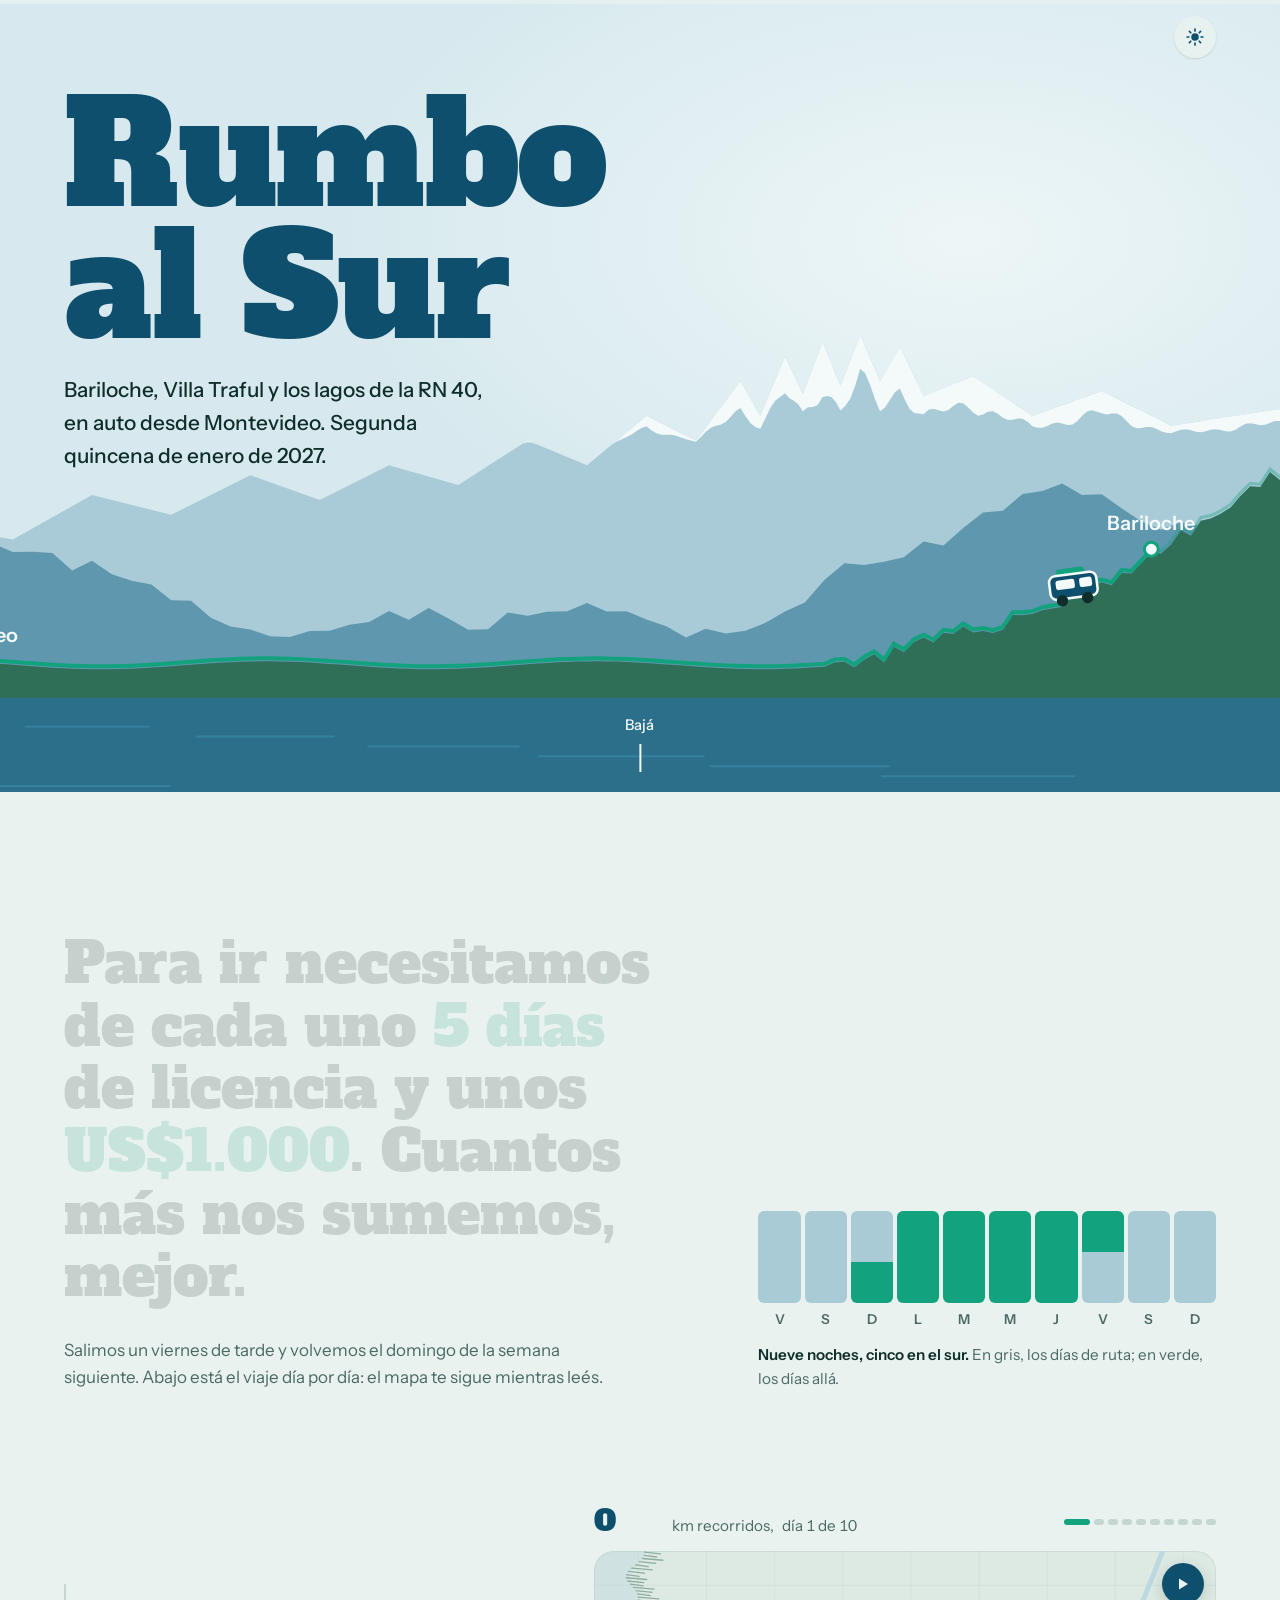
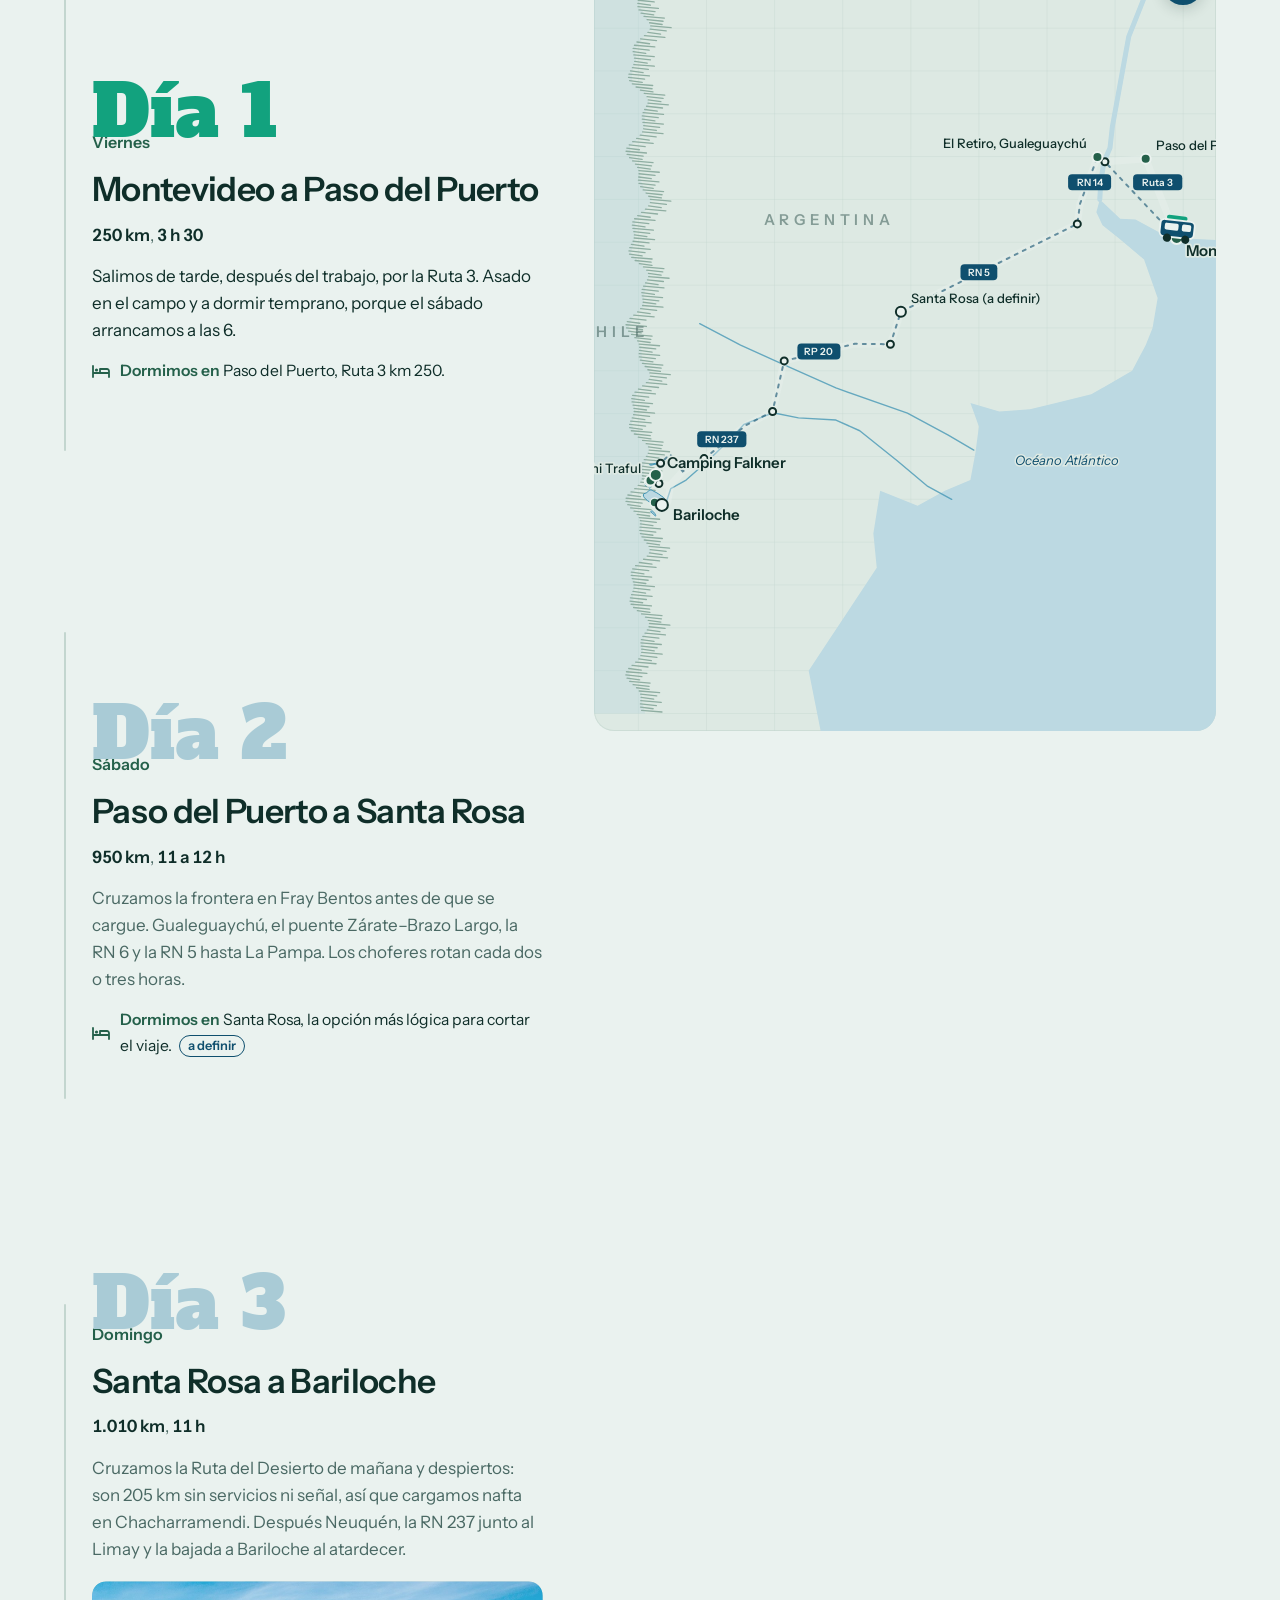
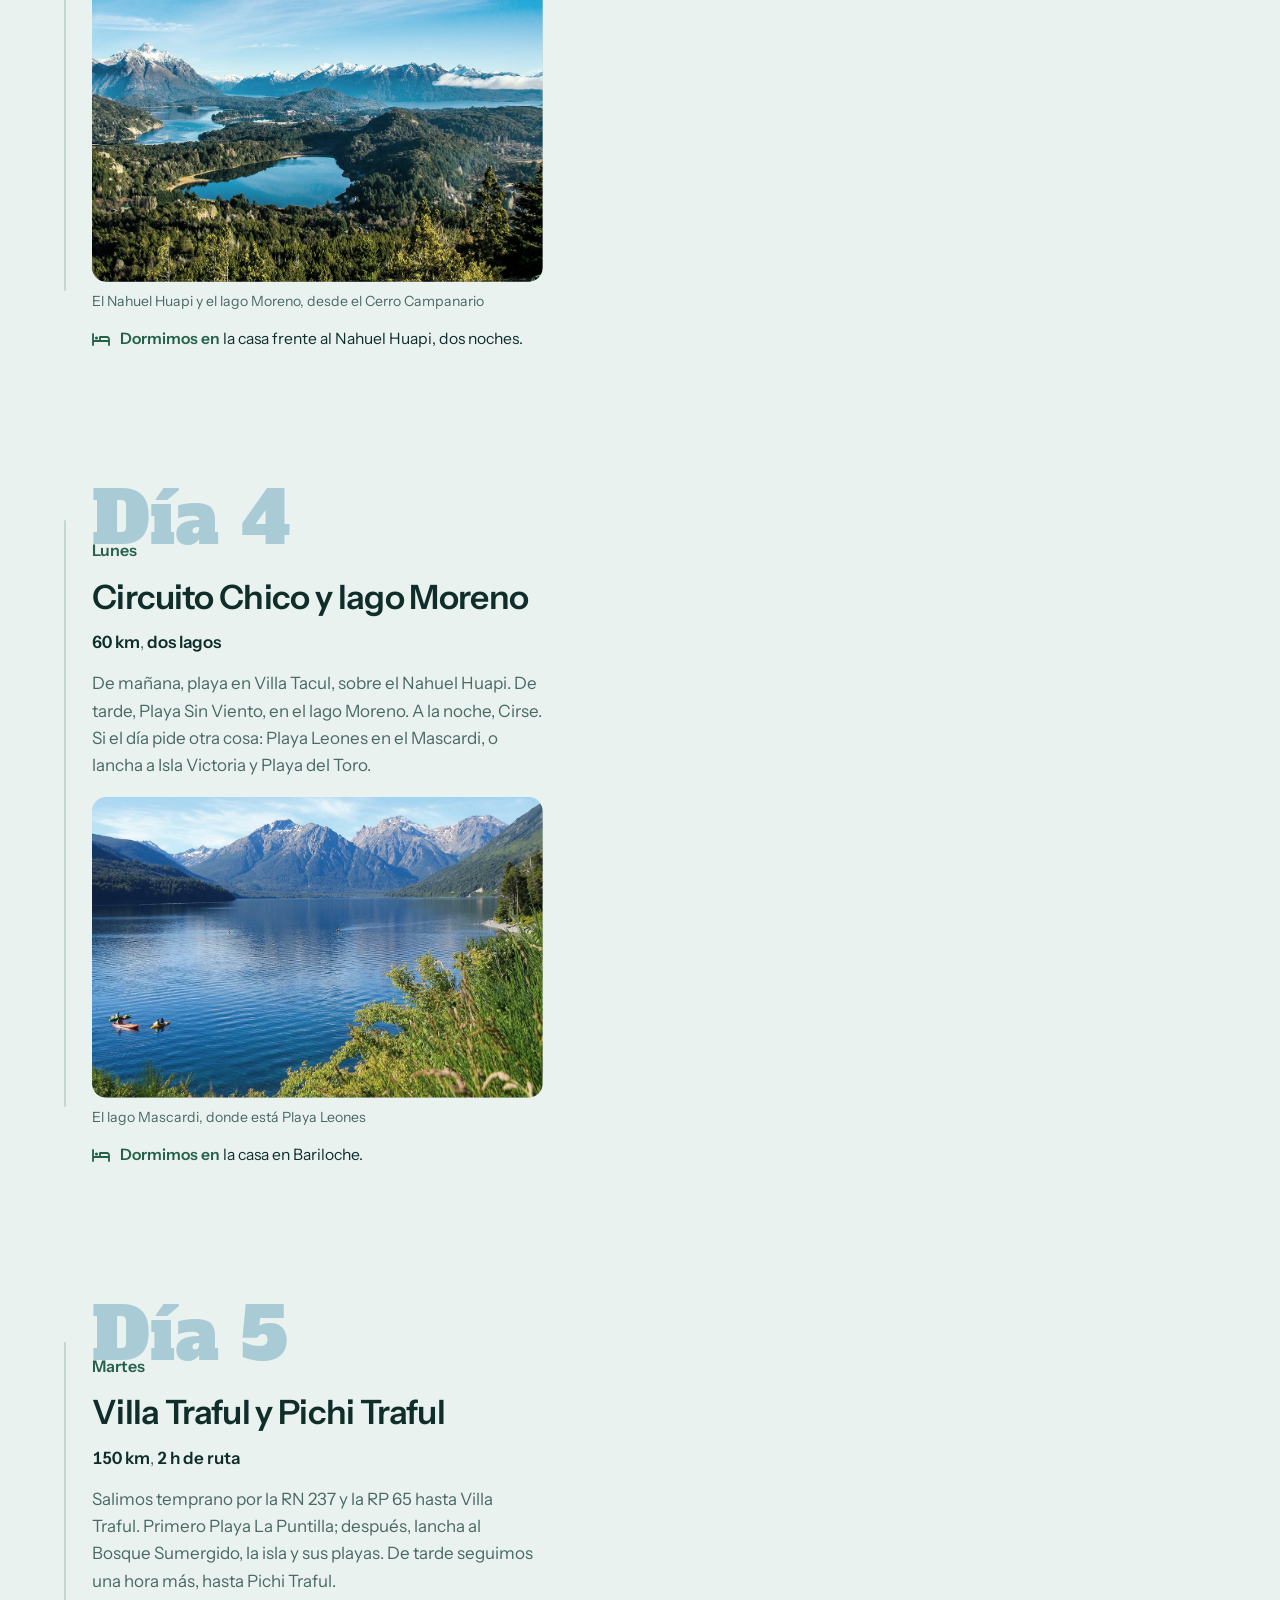
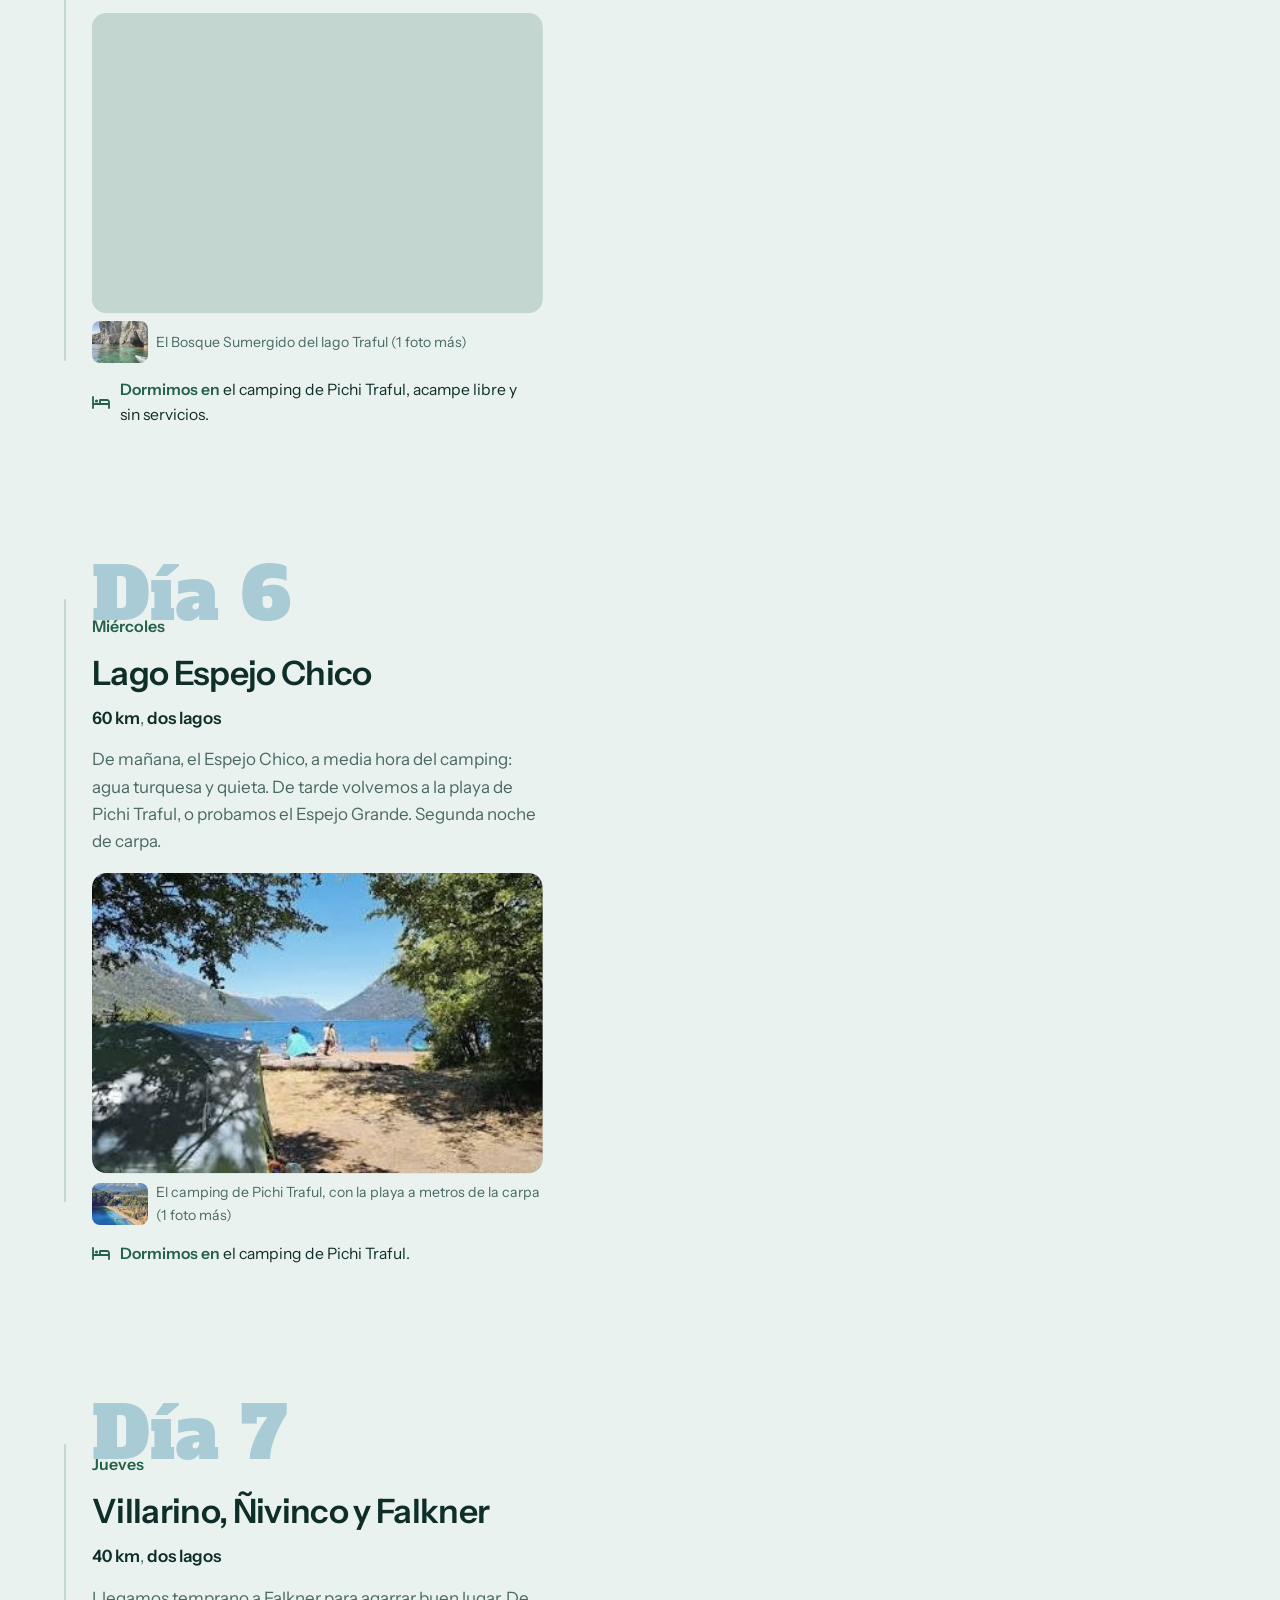
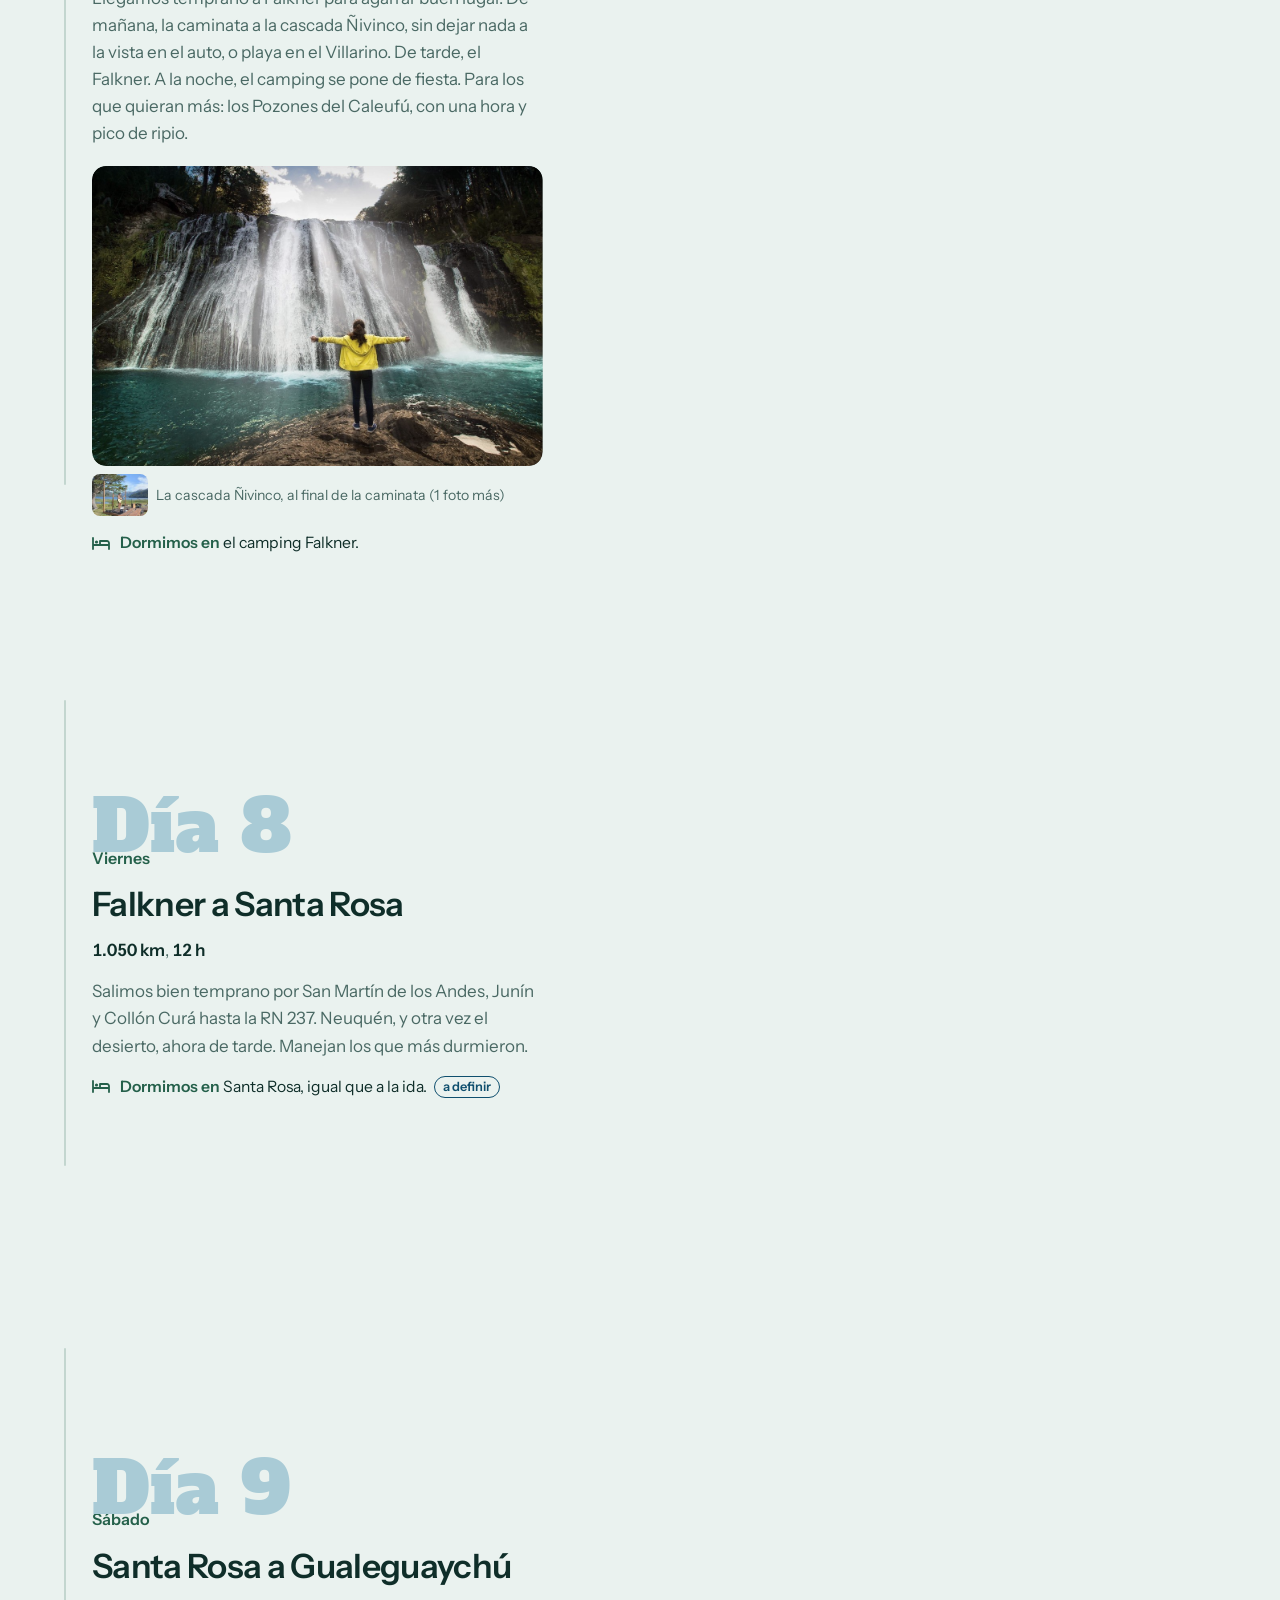
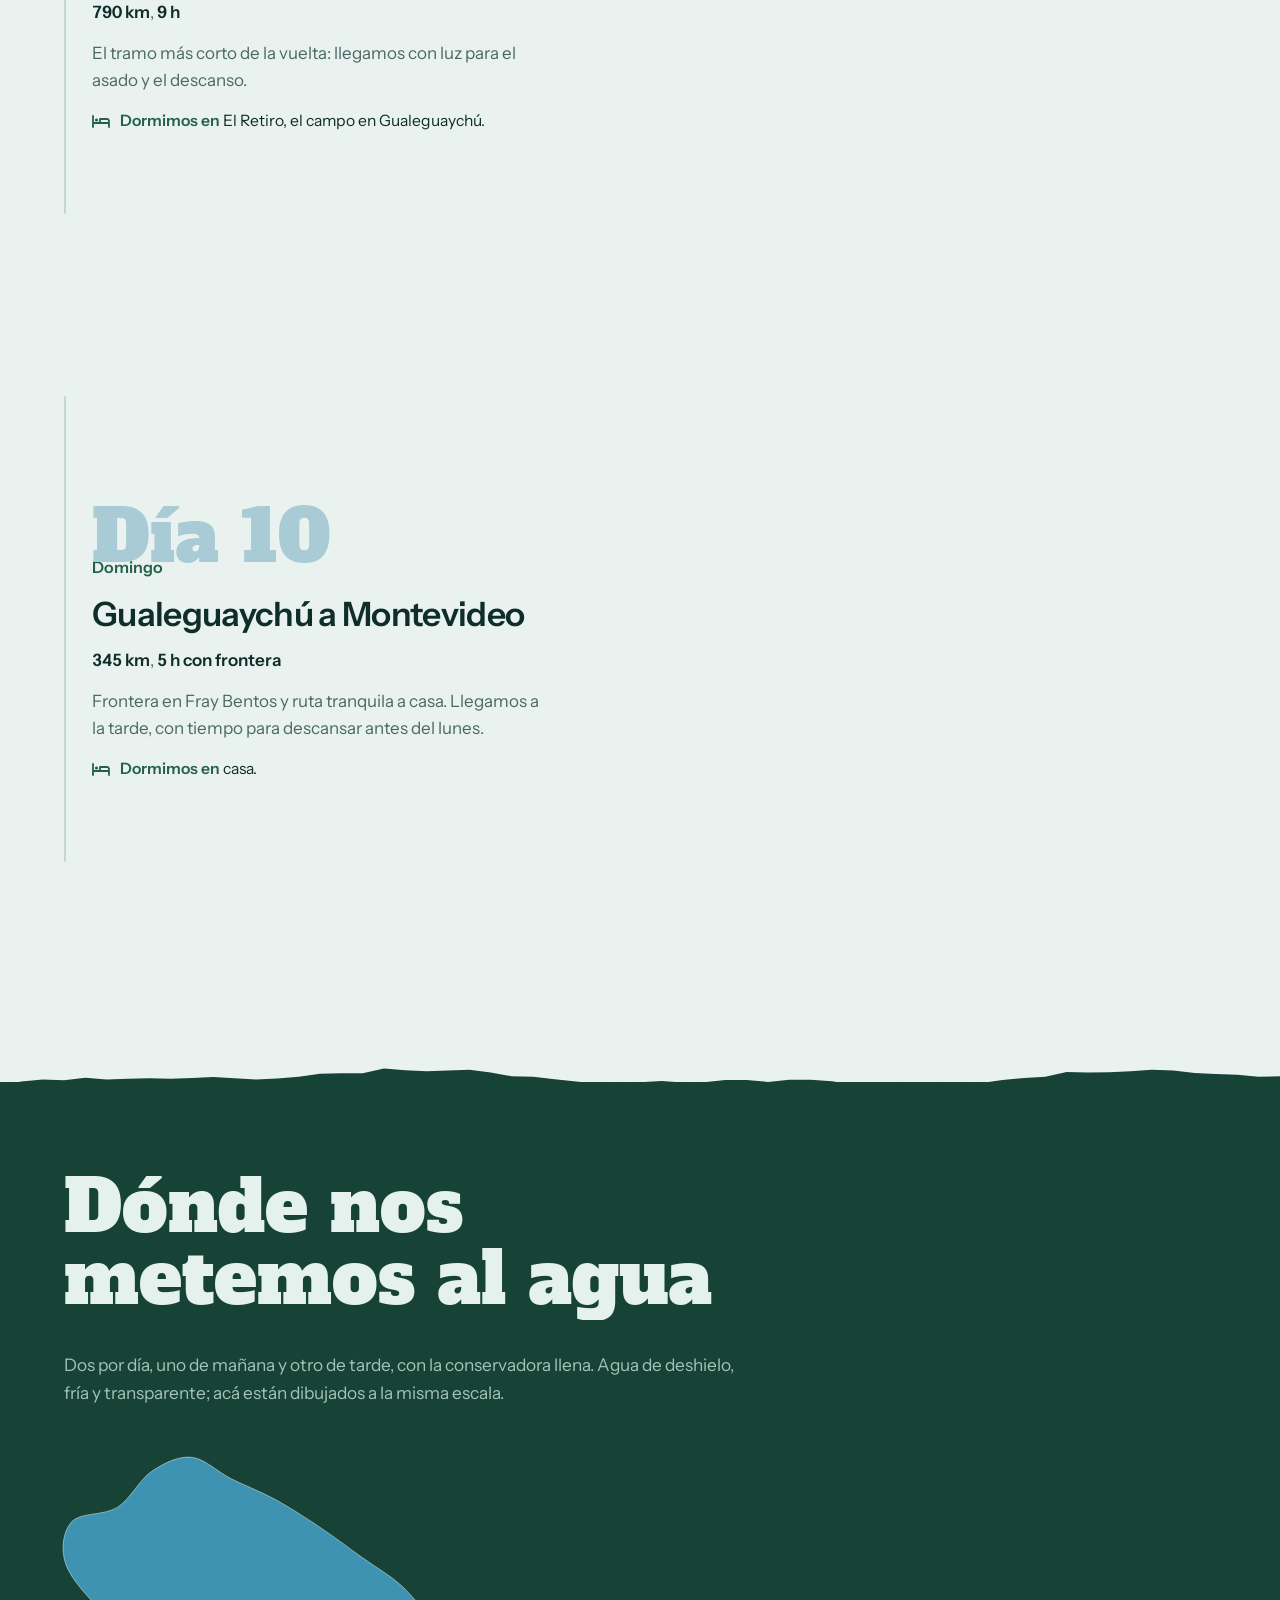
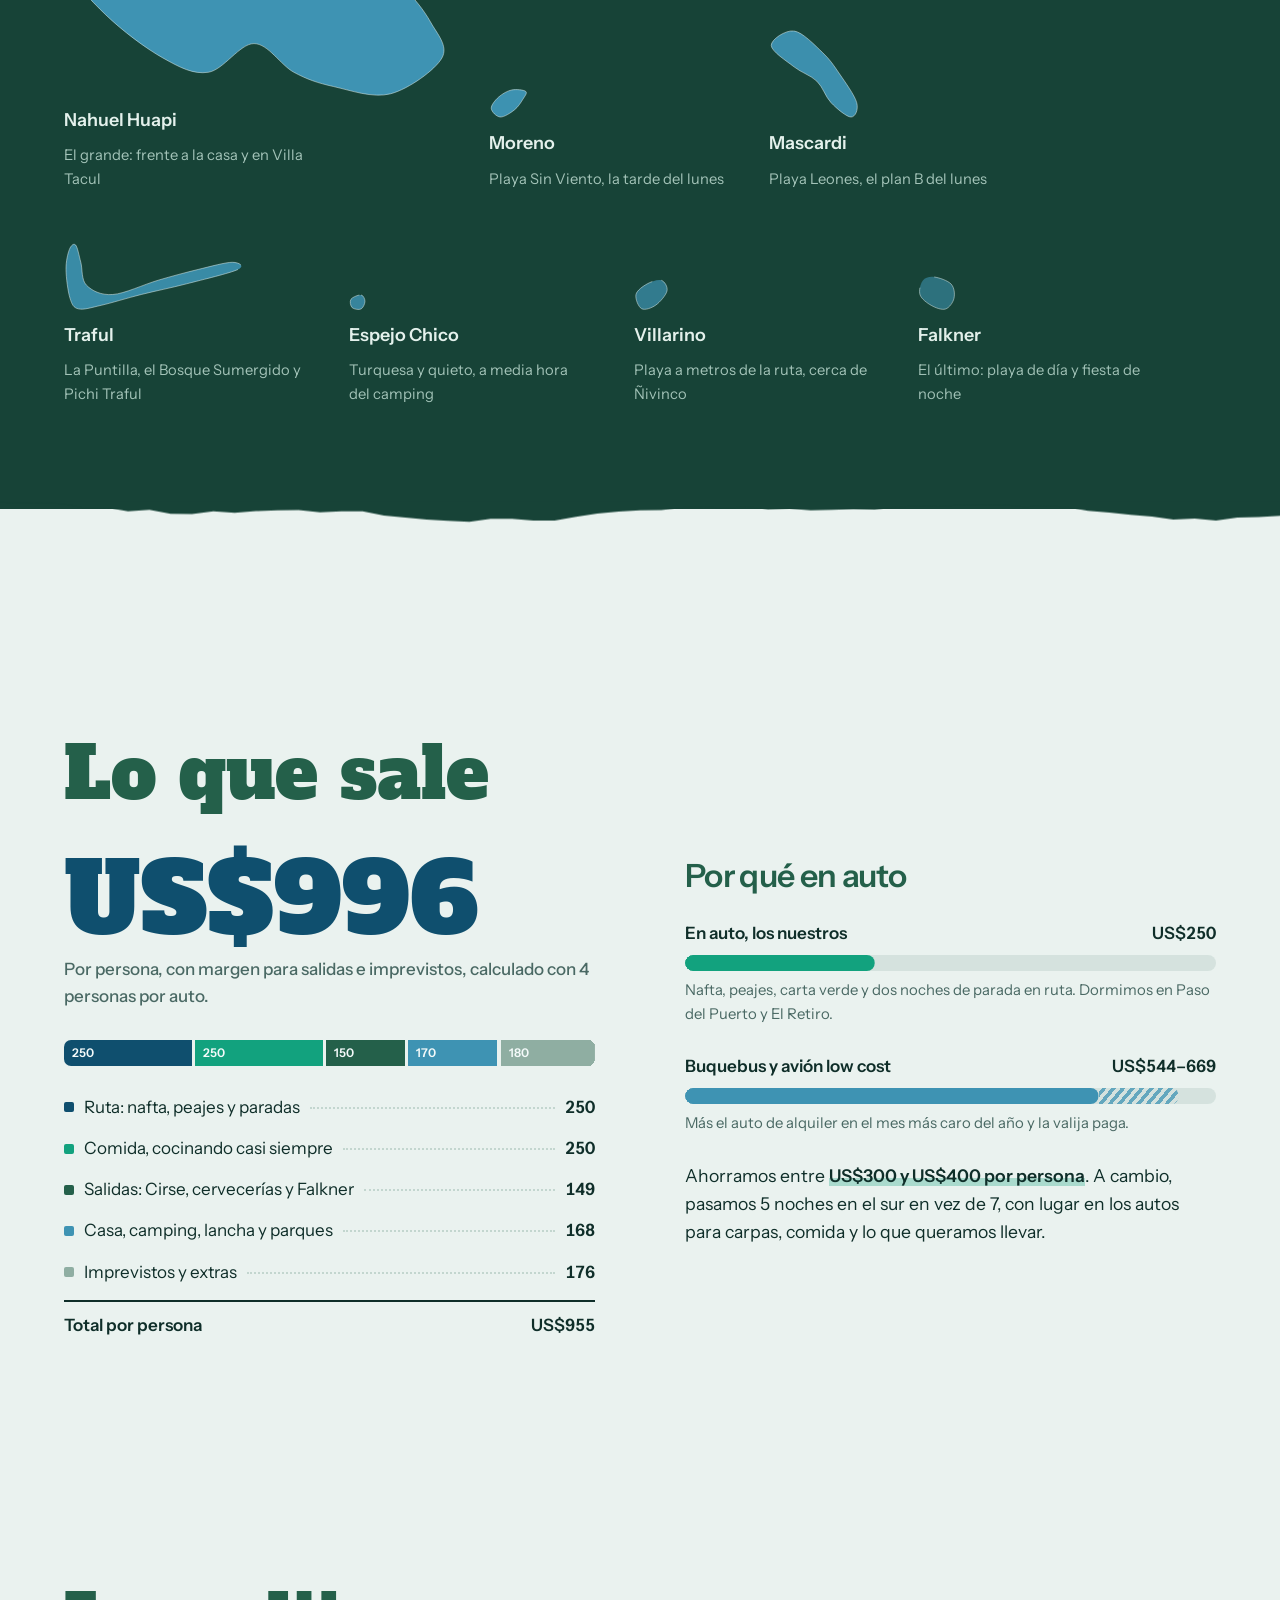
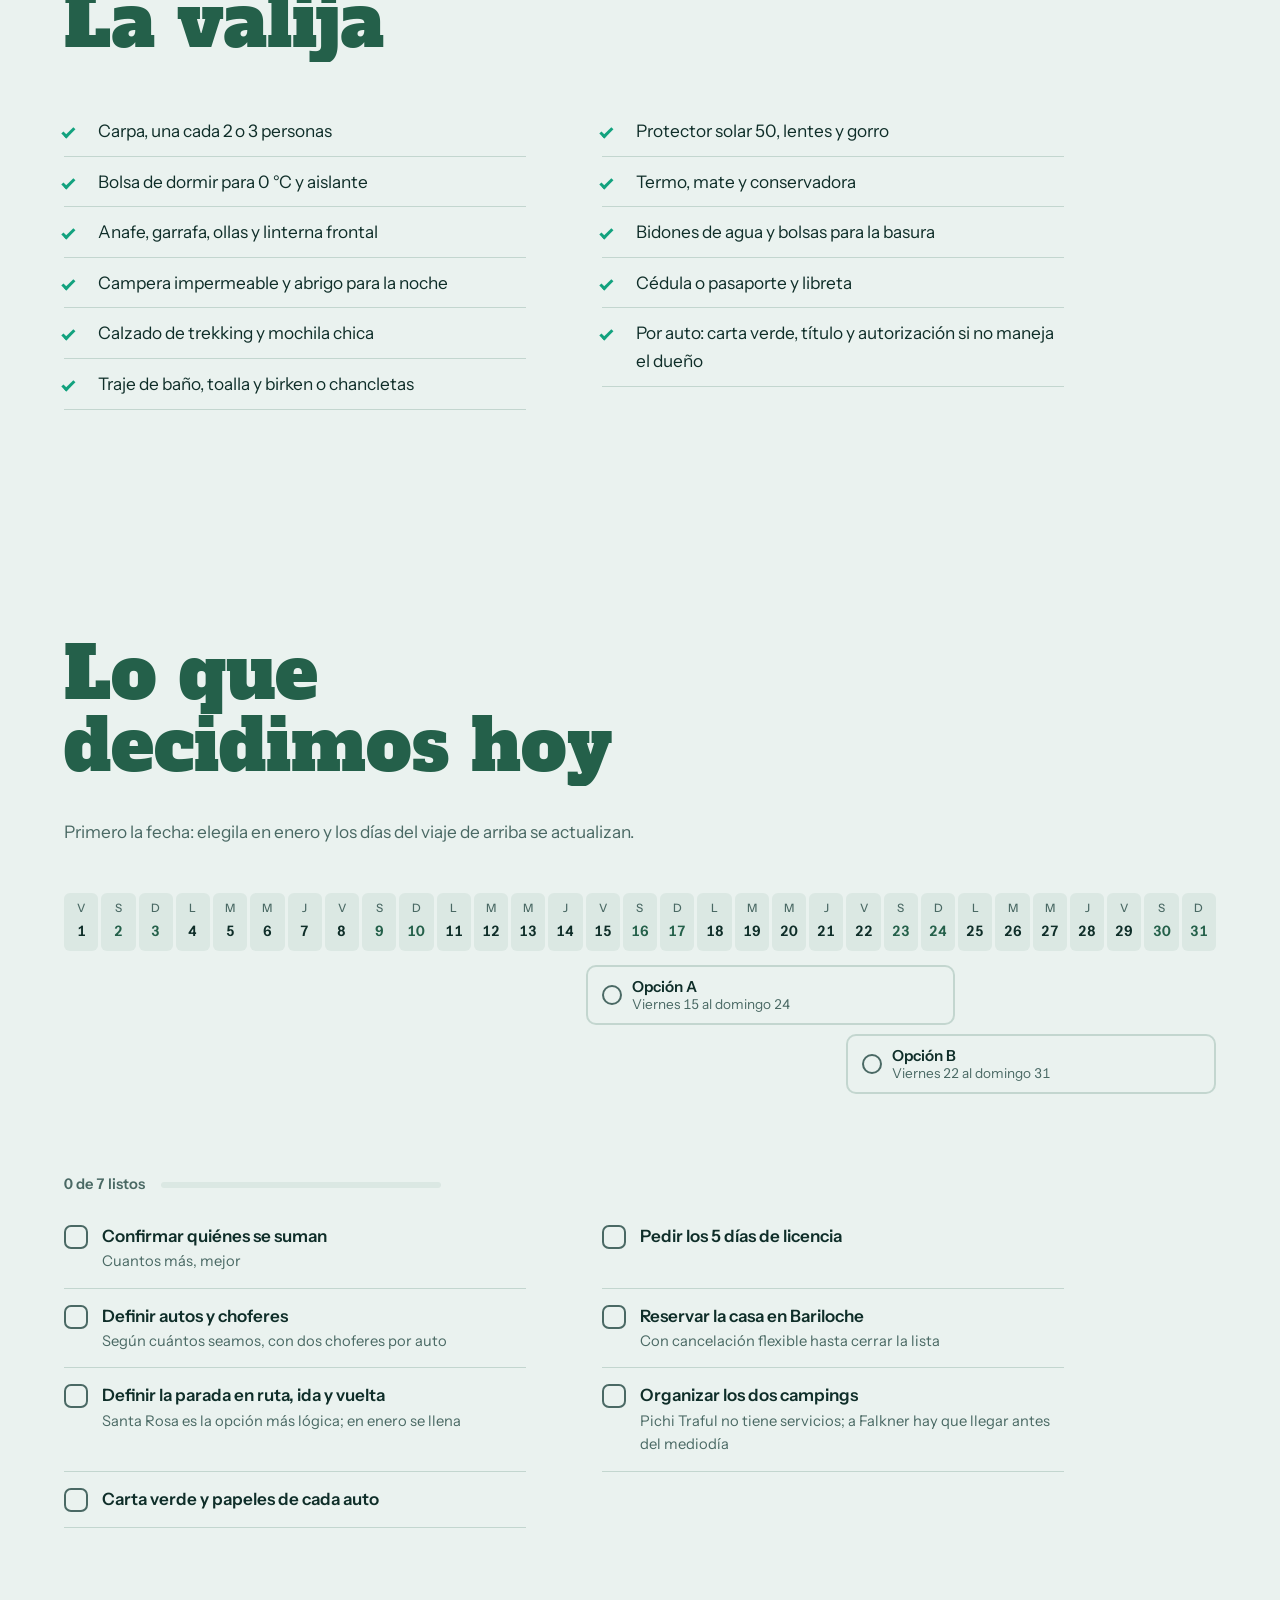
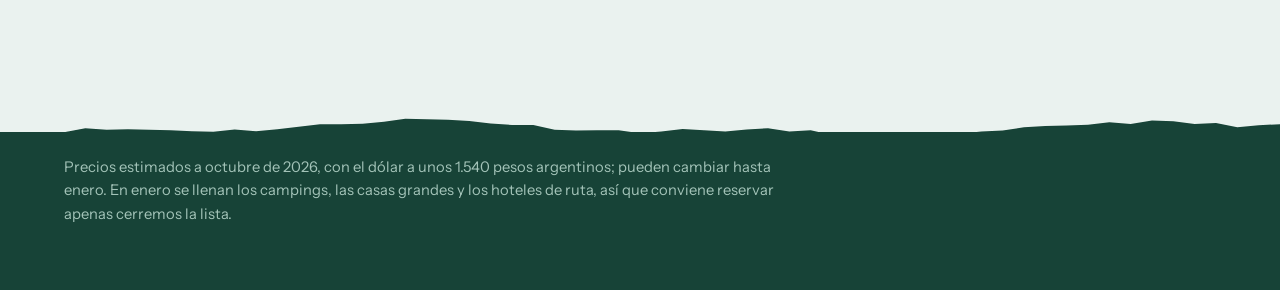
<file: public/index.html>
<!doctype html>
<html lang="es">
<head>
<meta charset="utf-8">
<meta name="viewport" content="width=device-width, initial-scale=1, viewport-fit=cover">
<meta name="robots" content="noindex, nofollow">
<meta name="description" content="Propuesta de viaje en auto a Bariloche, Villa Traful y los lagos de la RN 40. Enero 2027.">
<meta name="theme-color" content="#EAF2EF">
<title>Rumbo al Sur 2027</title>
<link rel="icon" href="favicon-32.png?v=2" type="image/png" sizes="32x32">
<link rel="icon" href="favicon.svg?v=2" type="image/svg+xml">
<link rel="apple-touch-icon" href="apple-touch-icon.png?v=2">
<script>
/* Antes de pintar: marca que hay JS y aplica el tema. Oscuro por defecto; claro solo si la persona lo eligió. Si el JS principal no arranca, la intro se libera sola. */
(function(d){var r=d.documentElement;r.classList.add('js');var t='light';try{if(localStorage.getItem('sur27-tema')==='dark')t='dark';}catch(e){}r.setAttribute('data-sur',t);
if(!matchMedia('(prefers-reduced-motion: reduce)').matches){r.classList.add('intro');setTimeout(function(){r.classList.remove('intro');},2500);}})(document);
</script>
<link rel="preconnect" href="https://fonts.googleapis.com">
<link rel="preconnect" href="https://fonts.gstatic.com" crossorigin>
<link rel="stylesheet" href="https://fonts.googleapis.com/css2?family=Alfa+Slab+One&family=Instrument+Sans:wght@400;500;600&display=swap">
<link rel="stylesheet" href="assets/app.css">
<script defer src="assets/app.js"></script>
</head>
<body>
<a class="skip" href="#pedido">Saltar al contenido</a>
<div class="progress" aria-hidden="true"><i id="progressBar"></i></div>

<!-- ============ ACTO 1: hero ============ -->
<header class="hero" id="top">
  <svg class="sky" viewBox="0 0 1440 800" preserveAspectRatio="xMaxYMax slice" aria-hidden="true" focusable="false"><defs><radialGradient id="glow" cx="78%" cy="30%" r="45%"><stop offset="0" stop-color="var(--snow)" stop-opacity=".75"/><stop offset="1" stop-color="var(--snow)" stop-opacity="0"/></radialGradient></defs><rect x="0" y="0" width="1440" height="800" fill="url(#glow)"/></svg>
  <svg class="lyr" viewBox="0 0 1440 800" preserveAspectRatio="xMaxYMax slice" aria-hidden="true" focusable="false" data-k=".45"><path d="M-20.0 560.0 L80.0 530.0 L160.0 545.0 L240.0 500.0 L320.0 520.0 L400.0 480.0 L470.0 505.0 L540.0 470.0 L610.0 490.0 L680.0 445.0 L740.0 470.0 L800.0 420.0 L850.0 445.0 L895.0 385.0 L915.0 420.0 L940.0 360.0 L958.0 398.0 L978.0 345.0 L996.0 390.0 L1016.0 338.0 L1036.0 385.0 L1056.0 350.0 L1080.0 400.0 L1130.0 380.0 L1190.0 420.0 L1260.0 395.0 L1330.0 430.0 L1460.0 410.0 L1460 1300 L-20 1300 Z" fill="var(--far)"/><path class="h-snow" d="M-20.0 560.0 L-15.0 558.5 L-10.0 557.0 L-5.0 555.5 L0.0 554.0 L5.0 552.5 L10.0 551.0 L15.0 549.5 L20.0 548.0 L25.0 546.5 L30.0 545.0 L35.0 543.5 L40.0 542.0 L45.0 540.5 L50.0 539.0 L55.0 537.5 L60.0 536.0 L65.0 534.5 L70.0 533.0 L75.0 531.5 L80.0 530.0 L85.0 530.9 L90.0 531.9 L95.0 532.8 L100.0 533.8 L105.0 534.7 L110.0 535.6 L115.0 536.6 L120.0 537.5 L125.0 538.4 L130.0 539.4 L135.0 540.3 L140.0 541.3 L145.0 542.2 L150.0 543.1 L155.0 544.1 L160.0 545.0 L165.0 542.2 L170.0 539.4 L175.0 536.6 L180.0 533.8 L185.0 530.9 L190.0 528.1 L195.0 525.3 L200.0 522.5 L205.0 519.7 L210.0 516.9 L215.0 514.1 L220.0 511.3 L225.0 508.4 L230.0 505.6 L235.0 502.8 L240.0 500.0 L245.0 501.3 L250.0 502.5 L255.0 503.8 L260.0 505.0 L265.0 506.3 L270.0 507.5 L275.0 508.8 L280.0 510.0 L285.0 511.3 L290.0 512.5 L295.0 513.8 L300.0 515.0 L305.0 516.3 L310.0 517.5 L315.0 518.8 L320.0 520.0 L325.0 517.5 L330.0 515.0 L335.0 512.5 L340.0 510.0 L345.0 507.5 L350.0 505.0 L355.0 502.5 L360.0 500.0 L365.0 497.5 L370.0 495.0 L375.0 492.5 L380.0 490.0 L385.0 487.5 L390.0 485.0 L395.0 482.5 L400.0 480.0 L405.0 481.8 L410.0 483.6 L415.0 485.4 L420.0 487.1 L425.0 488.9 L430.0 490.7 L435.0 492.5 L440.0 494.3 L445.0 496.1 L450.0 497.9 L455.0 499.6 L460.0 501.4 L465.0 503.2 L470.0 505.0 L475.0 502.5 L480.0 500.0 L485.0 497.5 L490.0 495.0 L495.0 492.5 L500.0 490.0 L505.0 487.5 L510.0 485.0 L515.0 482.5 L520.0 480.0 L525.0 477.5 L530.0 475.0 L535.0 472.5 L540.0 470.0 L545.0 471.4 L550.0 472.9 L555.0 474.3 L560.0 475.7 L565.0 477.1 L570.0 478.6 L575.0 480.0 L580.0 481.4 L585.0 482.9 L590.0 484.3 L595.0 485.7 L600.0 487.1 L605.0 488.6 L610.0 490.0 L615.0 486.8 L620.0 483.6 L625.0 480.4 L630.0 477.1 L635.0 473.9 L640.0 470.7 L645.0 467.5 L650.0 464.3 L655.0 461.1 L660.0 457.9 L665.0 454.6 L670.0 451.4 L675.0 448.2 L680.0 445.0 L685.0 447.1 L690.0 449.2 L695.0 451.3 L700.0 453.3 L705.0 455.4 L710.0 457.5 L715.0 459.6 L720.0 461.7 L725.0 463.8 L730.0 465.8 L735.0 467.9 L740.0 470.0 L745.0 465.8 L750.0 461.7 L755.0 457.5 L760.0 453.3 L765.0 449.2 L770.0 445.0 L775.0 440.8 L780.0 436.7 L785.0 432.5 L790.0 428.3 L795.0 424.2 L800.0 420.0 L805.0 422.5 L810.0 425.0 L815.0 427.5 L820.0 430.0 L825.0 432.5 L830.0 435.0 L835.0 437.5 L840.0 440.0 L845.0 442.5 L850.0 445.0 L855.0 438.3 L860.0 431.7 L865.0 425.0 L870.0 418.3 L875.0 411.7 L880.0 405.0 L885.0 398.3 L890.0 391.7 L895.0 385.0 L900.0 393.8 L905.0 402.5 L910.0 411.3 L915.0 420.0 L920.0 408.0 L925.0 396.0 L930.0 384.0 L935.0 372.0 L940.0 360.0 L944.5 369.5 L949.0 379.0 L953.5 388.5 L958.0 398.0 L963.0 384.8 L968.0 371.5 L973.0 358.3 L978.0 345.0 L982.5 356.3 L987.0 367.5 L991.5 378.8 L996.0 390.0 L1001.0 377.0 L1006.0 364.0 L1011.0 351.0 L1016.0 338.0 L1021.0 349.8 L1026.0 361.5 L1031.0 373.3 L1036.0 385.0 L1041.0 376.3 L1046.0 367.5 L1051.0 358.8 L1056.0 350.0 L1060.8 360.0 L1065.6 370.0 L1070.4 380.0 L1075.2 390.0 L1080.0 400.0 L1085.0 398.0 L1090.0 396.0 L1095.0 394.0 L1100.0 392.0 L1105.0 390.0 L1110.0 388.0 L1115.0 386.0 L1120.0 384.0 L1125.0 382.0 L1130.0 380.0 L1135.0 383.3 L1140.0 386.7 L1145.0 390.0 L1150.0 393.3 L1155.0 396.7 L1160.0 400.0 L1165.0 403.3 L1170.0 406.7 L1175.0 410.0 L1180.0 413.3 L1185.0 416.7 L1190.0 420.0 L1195.0 418.2 L1200.0 416.4 L1205.0 414.6 L1210.0 412.9 L1215.0 411.1 L1220.0 409.3 L1225.0 407.5 L1230.0 405.7 L1235.0 403.9 L1240.0 402.1 L1245.0 400.4 L1250.0 398.6 L1255.0 396.8 L1260.0 395.0 L1265.0 397.5 L1270.0 400.0 L1275.0 402.5 L1280.0 405.0 L1285.0 407.5 L1290.0 410.0 L1295.0 412.5 L1300.0 415.0 L1305.0 417.5 L1310.0 420.0 L1315.0 422.5 L1320.0 425.0 L1325.0 427.5 L1330.0 430.0 L1335.0 429.2 L1340.0 428.5 L1345.0 427.7 L1350.0 426.9 L1355.0 426.2 L1360.0 425.4 L1365.0 424.6 L1370.0 423.8 L1375.0 423.1 L1380.0 422.3 L1385.0 421.5 L1390.0 420.8 L1395.0 420.0 L1400.0 419.2 L1405.0 418.5 L1410.0 417.7 L1415.0 416.9 L1420.0 416.2 L1425.0 415.4 L1430.0 414.6 L1435.0 413.8 L1440.0 413.1 L1445.0 412.3 L1450.0 411.5 L1455.0 410.8 L1460.0 410.0 L1460.0 430.3 L1455.0 431.9 L1450.0 430.6 L1445.0 427.6 L1440.0 425.2 L1435.0 425.2 L1430.0 427.1 L1425.0 429.0 L1420.0 429.5 L1415.0 428.4 L1410.0 427.4 L1405.0 428.1 L1400.0 430.9 L1395.0 434.1 L1390.0 435.9 L1385.0 435.7 L1380.0 434.3 L1375.0 433.5 L1370.0 434.1 L1365.0 435.5 L1360.0 436.5 L1355.0 436.1 L1350.0 434.7 L1345.0 433.6 L1340.0 434.0 L1335.0 435.7 L1330.0 437.7 L1325.0 437.2 L1320.0 435.5 L1315.0 433.0 L1310.0 431.3 L1305.0 431.3 L1300.0 432.4 L1295.0 432.6 L1290.0 430.2 L1285.0 425.3 L1280.0 420.3 L1275.0 417.6 L1270.0 417.8 L1265.0 418.6 L1260.0 417.3 L1255.0 415.9 L1250.0 414.4 L1245.0 415.7 L1240.0 420.2 L1235.0 425.6 L1230.0 429.1 L1225.0 429.3 L1220.0 427.7 L1215.0 426.7 L1210.0 427.7 L1205.0 430.2 L1200.0 432.0 L1195.0 432.0 L1190.0 430.6 L1185.0 426.0 L1180.0 423.0 L1175.0 422.7 L1170.0 424.0 L1165.0 424.3 L1160.0 421.9 L1155.0 418.0 L1150.0 415.3 L1145.0 415.9 L1140.0 418.7 L1135.0 420.0 L1130.0 416.6 L1125.0 411.7 L1120.0 407.2 L1115.0 406.7 L1110.0 410.0 L1105.0 414.1 L1100.0 415.6 L1095.0 414.4 L1090.0 412.8 L1085.0 413.9 L1080.0 418.4 L1075.2 417.8 L1070.4 417.1 L1065.6 412.6 L1060.8 403.3 L1056.0 392.4 L1051.0 396.1 L1046.0 404.0 L1041.0 411.6 L1036.0 415.3 L1031.0 403.6 L1026.0 388.9 L1021.0 376.9 L1016.0 372.4 L1011.0 389.3 L1006.0 402.6 L1001.0 409.9 L996.0 414.6 L991.5 406.3 L987.0 401.0 L982.5 400.0 L978.0 400.9 L973.0 409.2 L968.0 411.0 L963.0 411.4 L958.0 415.4 L953.5 408.6 L949.0 404.8 L944.5 402.2 L940.0 397.3 L935.0 401.0 L930.0 404.8 L925.0 412.3 L920.0 422.9 L915.0 433.2 L910.0 431.2 L905.0 427.3 L900.0 420.1 L895.0 412.0 L890.0 415.4 L885.0 421.2 L880.0 426.3 L875.0 429.0 L870.0 430.1 L865.0 432.1 L860.0 436.2 L855.0 441.4 L850.0 446.2 L845.0 445.0 L840.0 443.7 L835.0 441.9 L830.0 440.2 L825.0 439.2 L820.0 439.2 L815.0 439.1 L810.0 437.7 L805.0 434.5 L800.0 430.6 L795.0 432.2 L790.0 435.4 L785.0 438.9 L780.0 441.5 L775.0 443.6 L770.0 446.0 L765.0 449.2 L760.0 453.3 L755.0 457.5 L750.0 461.7 L745.0 465.8 L740.0 470.0 L735.0 467.9 L730.0 465.8 L725.0 463.8 L720.0 461.7 L715.0 459.6 L710.0 457.5 L705.0 455.4 L700.0 453.3 L695.0 451.3 L690.0 449.2 L685.0 447.5 L680.0 446.4 L675.0 448.2 L670.0 451.4 L665.0 454.6 L660.0 457.9 L655.0 461.1 L650.0 464.3 L645.0 467.5 L640.0 470.7 L635.0 473.9 L630.0 477.1 L625.0 480.4 L620.0 483.6 L615.0 486.8 L610.0 490.0 L605.0 488.6 L600.0 487.1 L595.0 485.7 L590.0 484.3 L585.0 482.9 L580.0 481.4 L575.0 480.0 L570.0 478.6 L565.0 477.1 L560.0 475.7 L555.0 474.3 L550.0 472.9 L545.0 471.4 L540.0 470.0 L535.0 472.5 L530.0 475.0 L525.0 477.5 L520.0 480.0 L515.0 482.5 L510.0 485.0 L505.0 487.5 L500.0 490.0 L495.0 492.5 L490.0 495.0 L485.0 497.5 L480.0 500.0 L475.0 502.5 L470.0 505.0 L465.0 503.2 L460.0 501.4 L455.0 499.6 L450.0 497.9 L445.0 496.1 L440.0 494.3 L435.0 492.5 L430.0 490.7 L425.0 488.9 L420.0 487.1 L415.0 485.4 L410.0 483.6 L405.0 481.8 L400.0 480.0 L395.0 482.5 L390.0 485.0 L385.0 487.5 L380.0 490.0 L375.0 492.5 L370.0 495.0 L365.0 497.5 L360.0 500.0 L355.0 502.5 L350.0 505.0 L345.0 507.5 L340.0 510.0 L335.0 512.5 L330.0 515.0 L325.0 517.5 L320.0 520.0 L315.0 518.8 L310.0 517.5 L305.0 516.3 L300.0 515.0 L295.0 513.8 L290.0 512.5 L285.0 511.3 L280.0 510.0 L275.0 508.8 L270.0 507.5 L265.0 506.3 L260.0 505.0 L255.0 503.8 L250.0 502.5 L245.0 501.3 L240.0 500.0 L235.0 502.8 L230.0 505.6 L225.0 508.4 L220.0 511.3 L215.0 514.1 L210.0 516.9 L205.0 519.7 L200.0 522.5 L195.0 525.3 L190.0 528.1 L185.0 530.9 L180.0 533.8 L175.0 536.6 L170.0 539.4 L165.0 542.2 L160.0 545.0 L155.0 544.1 L150.0 543.1 L145.0 542.2 L140.0 541.3 L135.0 540.3 L130.0 539.4 L125.0 538.4 L120.0 537.5 L115.0 536.6 L110.0 535.6 L105.0 534.7 L100.0 533.8 L95.0 532.8 L90.0 531.9 L85.0 530.9 L80.0 530.0 L75.0 531.5 L70.0 533.0 L65.0 534.5 L60.0 536.0 L55.0 537.5 L50.0 539.0 L45.0 540.5 L40.0 542.0 L35.0 543.5 L30.0 545.0 L25.0 546.5 L20.0 548.0 L15.0 549.5 L10.0 551.0 L5.0 552.5 L0.0 554.0 L-5.0 555.5 L-10.0 557.0 L-15.0 558.5 L-20.0 560.0 Z" fill="var(--snow)"/></svg>
  <svg class="lyr" viewBox="0 0 1440 800" preserveAspectRatio="xMaxYMax slice" aria-hidden="true" focusable="false" data-k=".3"><path d="M-20.0 583.6 L0.0 571.4 L20.0 553.8 L40.0 541.7 L60.0 541.6 L80.0 544.3 L100.0 546.2 L120.0 542.2 L140.0 548.8 L160.0 557.7 L180.0 557.2 L200.0 558.7 L220.0 576.2 L240.0 566.3 L260.0 580.0 L280.0 586.6 L300.0 590.5 L320.0 606.2 L340.0 606.9 L360.0 624.1 L380.0 632.9 L400.0 635.9 L420.0 642.6 L440.0 643.4 L460.0 637.3 L480.0 637.1 L500.0 631.1 L520.0 628.2 L540.0 617.1 L560.0 626.0 L580.0 614.2 L600.0 624.8 L620.0 636.0 L640.0 635.5 L660.0 618.7 L680.0 622.0 L700.0 617.9 L720.0 617.3 L740.0 609.0 L760.0 617.8 L780.0 617.5 L800.0 625.8 L820.0 632.7 L840.0 643.9 L860.0 635.1 L880.0 639.8 L900.0 637.2 L920.0 629.4 L940.0 617.7 L960.0 608.5 L980.0 585.6 L1000.0 569.0 L1020.0 570.6 L1040.0 567.3 L1060.0 563.0 L1080.0 546.9 L1100.0 550.9 L1120.0 533.3 L1140.0 517.7 L1160.0 516.0 L1180.0 498.9 L1200.0 495.9 L1220.0 488.4 L1240.0 500.0 L1260.0 499.3 L1280.0 513.5 L1300.0 526.7 L1320.0 535.0 L1340.0 527.4 L1360.0 531.2 L1380.0 533.7 L1400.0 525.3 L1420.0 530.7 L1440.0 535.0 L1460.0 531.7 L1460 1300 L-20 1300 Z" fill="var(--mid)"/></svg>
  <svg class="lyr" viewBox="0 0 1440 800" preserveAspectRatio="xMaxYMax slice" aria-hidden="true" focusable="false" data-k=".15"><path d="M-20.0 673.5 L-10.0 672.8 L0.0 672.0 L10.0 671.2 L20.0 670.5 L30.0 669.9 L40.0 669.3 L50.0 668.8 L60.0 668.4 L70.0 668.1 L80.0 668.0 L90.0 668.0 L100.0 668.2 L110.0 668.5 L120.0 668.9 L130.0 669.5 L140.0 670.1 L150.0 670.8 L160.0 671.5 L170.0 672.3 L180.0 673.0 L190.0 673.7 L200.0 674.4 L210.0 674.9 L220.0 675.4 L230.0 675.7 L240.0 675.9 L250.0 676.0 L260.0 675.9 L270.0 675.7 L280.0 675.4 L290.0 674.9 L300.0 674.3 L310.0 673.7 L320.0 673.0 L330.0 672.2 L340.0 671.5 L350.0 670.7 L360.0 670.0 L370.0 669.4 L380.0 668.9 L390.0 668.5 L400.0 668.2 L410.0 668.0 L420.0 668.0 L430.0 668.1 L440.0 668.4 L450.0 668.8 L460.0 669.3 L470.0 669.9 L480.0 670.6 L490.0 671.3 L500.0 672.0 L510.0 672.8 L520.0 673.5 L530.0 674.2 L540.0 674.8 L550.0 675.3 L560.0 675.6 L570.0 675.9 L580.0 676.0 L590.0 676.0 L600.0 675.8 L610.0 675.5 L620.0 675.1 L630.0 674.5 L640.0 673.9 L650.0 673.2 L660.0 672.5 L670.0 671.7 L680.0 671.0 L690.0 670.3 L700.0 669.6 L710.0 669.0 L720.0 668.6 L730.0 668.3 L740.0 668.1 L750.0 668.0 L760.0 668.1 L770.0 668.3 L780.0 668.7 L790.0 669.1 L800.0 669.7 L810.0 670.4 L820.0 671.1 L830.0 671.8 L840.0 672.6 L850.0 673.3 L860.0 674.0 L870.0 674.6 L880.0 675.1 L890.0 675.5 L900.0 675.8 L910.0 676.0 L920.0 676.0 L930.0 675.9 L940.0 675.6 L950.0 675.2 L960.0 674.7 L970.0 674.1 L980.0 673.4 L990.0 669.3 L1000.0 668.4 L1010.0 674.3 L1020.0 666.4 L1030.0 660.9 L1040.0 669.3 L1050.0 653.2 L1060.0 658.9 L1070.0 648.8 L1080.0 644.0 L1090.0 649.1 L1100.0 639.2 L1110.0 640.4 L1120.0 632.8 L1130.0 638.9 L1140.0 637.3 L1150.0 639.5 L1160.0 636.1 L1170.0 621.3 L1180.0 621.4 L1190.0 620.3 L1200.0 616.4 L1210.0 614.6 L1220.0 613.2 L1230.0 603.3 L1240.0 602.0 L1250.0 590.8 L1260.0 588.4 L1270.0 591.2 L1280.0 578.9 L1290.0 579.4 L1300.0 568.7 L1310.0 557.8 L1320.0 559.1 L1330.0 550.0 L1340.0 535.5 L1350.0 541.2 L1360.0 525.9 L1370.0 523.7 L1380.0 519.0 L1390.0 512.5 L1400.0 501.1 L1410.0 491.2 L1420.0 492.0 L1430.0 476.7 L1440.0 484.9 L1450.0 475.1 L1460.0 472.8 L1460 1300 L-20 1300 Z" fill="var(--near)"/><path class="h-route-base" d="M-20.0 670.5 L-10.0 669.8 L0.0 669.0 L10.0 668.2 L20.0 667.5 L30.0 666.9 L40.0 666.3 L50.0 665.8 L60.0 665.4 L70.0 665.1 L80.0 665.0 L90.0 665.0 L100.0 665.2 L110.0 665.5 L120.0 665.9 L130.0 666.5 L140.0 667.1 L150.0 667.8 L160.0 668.5 L170.0 669.3 L180.0 670.0 L190.0 670.7 L200.0 671.4 L210.0 671.9 L220.0 672.4 L230.0 672.7 L240.0 672.9 L250.0 673.0 L260.0 672.9 L270.0 672.7 L280.0 672.4 L290.0 671.9 L300.0 671.3 L310.0 670.7 L320.0 670.0 L330.0 669.2 L340.0 668.5 L350.0 667.7 L360.0 667.0 L370.0 666.4 L380.0 665.9 L390.0 665.5 L400.0 665.2 L410.0 665.0 L420.0 665.0 L430.0 665.1 L440.0 665.4 L450.0 665.8 L460.0 666.3 L470.0 666.9 L480.0 667.6 L490.0 668.3 L500.0 669.0 L510.0 669.8 L520.0 670.5 L530.0 671.2 L540.0 671.8 L550.0 672.3 L560.0 672.6 L570.0 672.9 L580.0 673.0 L590.0 673.0 L600.0 672.8 L610.0 672.5 L620.0 672.1 L630.0 671.5 L640.0 670.9 L650.0 670.2 L660.0 669.5 L670.0 668.7 L680.0 668.0 L690.0 667.3 L700.0 666.6 L710.0 666.0 L720.0 665.6 L730.0 665.3 L740.0 665.1 L750.0 665.0 L760.0 665.1 L770.0 665.3 L780.0 665.7 L790.0 666.1 L800.0 666.7 L810.0 667.4 L820.0 668.1 L830.0 668.8 L840.0 669.6 L850.0 670.3 L860.0 671.0 L870.0 671.6 L880.0 672.1 L890.0 672.5 L900.0 672.8 L910.0 673.0 L920.0 673.0 L930.0 672.9 L940.0 672.6 L950.0 672.2 L960.0 671.7 L970.0 671.1 L980.0 670.4 L990.0 666.3 L1000.0 665.4 L1010.0 671.3 L1020.0 663.4 L1030.0 657.9 L1040.0 666.3 L1050.0 650.2 L1060.0 655.9 L1070.0 645.8 L1080.0 641.0 L1090.0 646.1 L1100.0 636.2 L1110.0 637.4 L1120.0 629.8 L1130.0 635.9 L1140.0 634.3 L1150.0 636.5 L1160.0 633.1 L1170.0 618.3 L1180.0 618.4 L1190.0 617.3 L1200.0 613.4 L1210.0 611.6 L1220.0 610.2 L1230.0 600.3 L1240.0 599.0 L1250.0 587.8 L1260.0 585.4 L1270.0 588.2 L1280.0 575.9 L1290.0 576.4 L1300.0 565.7 L1310.0 554.8 L1320.0 556.1 L1330.0 547.0 L1340.0 532.5 L1350.0 538.2 L1360.0 522.9 L1370.0 520.7 L1380.0 516.0 L1390.0 509.5 L1400.0 498.1 L1410.0 488.2 L1420.0 489.0 L1430.0 473.7 L1440.0 481.9 L1450.0 472.1 L1460.0 469.8"/><path class="h-route" id="heroRoute" d="M60.0 665.4 L70.0 665.1 L80.0 665.0 L90.0 665.0 L100.0 665.2 L110.0 665.5 L120.0 665.9 L130.0 666.5 L140.0 667.1 L150.0 667.8 L160.0 668.5 L170.0 669.3 L180.0 670.0 L190.0 670.7 L200.0 671.4 L210.0 671.9 L220.0 672.4 L230.0 672.7 L240.0 672.9 L250.0 673.0 L260.0 672.9 L270.0 672.7 L280.0 672.4 L290.0 671.9 L300.0 671.3 L310.0 670.7 L320.0 670.0 L330.0 669.2 L340.0 668.5 L350.0 667.7 L360.0 667.0 L370.0 666.4 L380.0 665.9 L390.0 665.5 L400.0 665.2 L410.0 665.0 L420.0 665.0 L430.0 665.1 L440.0 665.4 L450.0 665.8 L460.0 666.3 L470.0 666.9 L480.0 667.6 L490.0 668.3 L500.0 669.0 L510.0 669.8 L520.0 670.5 L530.0 671.2 L540.0 671.8 L550.0 672.3 L560.0 672.6 L570.0 672.9 L580.0 673.0 L590.0 673.0 L600.0 672.8 L610.0 672.5 L620.0 672.1 L630.0 671.5 L640.0 670.9 L650.0 670.2 L660.0 669.5 L670.0 668.7 L680.0 668.0 L690.0 667.3 L700.0 666.6 L710.0 666.0 L720.0 665.6 L730.0 665.3 L740.0 665.1 L750.0 665.0 L760.0 665.1 L770.0 665.3 L780.0 665.7 L790.0 666.1 L800.0 666.7 L810.0 667.4 L820.0 668.1 L830.0 668.8 L840.0 669.6 L850.0 670.3 L860.0 671.0 L870.0 671.6 L880.0 672.1 L890.0 672.5 L900.0 672.8 L910.0 673.0 L920.0 673.0 L930.0 672.9 L940.0 672.6 L950.0 672.2 L960.0 671.7 L970.0 671.1 L980.0 670.4 L990.0 666.3 L1000.0 665.4 L1010.0 671.3 L1020.0 663.4 L1030.0 657.9 L1040.0 666.3 L1050.0 650.2 L1060.0 655.9 L1070.0 645.8 L1080.0 641.0 L1090.0 646.1 L1100.0 636.2 L1110.0 637.4 L1120.0 629.8 L1130.0 635.9 L1140.0 634.3 L1150.0 636.5 L1160.0 633.1 L1170.0 618.3 L1180.0 618.4 L1190.0 617.3 L1200.0 613.4 L1210.0 611.6 L1220.0 610.2 L1230.0 600.3 L1240.0 599.0 L1250.0 587.8 L1260.0 585.4 L1270.0 588.2 L1280.0 575.9 L1290.0 576.4 L1300.0 565.7 L1310.0 554.8"/><circle class="h-stop" id="heroMvd" cx="60" cy="665.3788169552613" r="7"/><circle class="h-stop" id="heroBrc" cx="1310" cy="554.7748537673126" r="7"/><text class="h-lbl" id="heroMvdL" x="52" y="648.3788169552613">Montevideo</text><text class="h-lbl" id="heroBrcL" x="1310" y="535.7748537673126" text-anchor="middle">Bariloche</text><g id="heroVan" class="h-van" transform="translate(1232 597.3) scale(1.6)"><g transform="rotate(-7.4)"><rect class="van-roof" x="-10" y="-15" width="18" height="4" rx="2"/><rect class="van-body" x="-15" y="-11" width="30" height="15" rx="4"/><rect class="van-win" x="4" y="-8" width="8" height="6" rx="1.5"/><rect class="van-win" x="-11" y="-8" width="12" height="6" rx="1.5"/><circle class="van-wheel" cx="-8" cy="5" r="3.6"/><circle class="van-wheel" cx="8" cy="5" r="3.6"/></g></g></svg>
  <svg class="lyr" viewBox="0 0 1440 800" preserveAspectRatio="xMaxYMax slice" aria-hidden="true" focusable="false" data-k="0"><rect x="-20" y="705" width="1480" height="600" fill="var(--hero-water)"/><line class="h-ripple" x1="0" x2="110" y1="724" y2="724"/><line class="h-ripple" x1="173" x2="297" y1="734" y2="734"/><line class="h-ripple" x1="346" x2="484" y1="744" y2="744"/><line class="h-ripple" x1="519" x2="671" y1="754" y2="754"/><line class="h-ripple" x1="692" x2="858" y1="764" y2="764"/><line class="h-ripple" x1="865" x2="1045" y1="774" y2="774"/><line class="h-ripple" x1="1038" x2="1232" y1="784" y2="784"/><line class="h-ripple" x1="111" x2="319" y1="794" y2="794"/><line class="h-ripple" x1="284" x2="506" y1="804" y2="804"/></svg>
  <div class="hero-title gutter">
    <h1 id="title"><span class="ln"><span><span class="hw">Rumbo</span></span></span> <span class="ln"><span><span class="hw">al</span> <span class="hw">Sur</span></span></span></h1>
    <p class="sub">Bariloche, Villa Traful y los lagos de la RN&nbsp;40, en auto desde Montevideo. Segunda quincena de enero de 2027.</p>
  </div>
  <a class="scroll-cue" href="#pedido"><span>Bajá</span><i></i></a>
  <button class="theme-btn" id="themeBtn" type="button" aria-label="Cambiar a modo oscuro" hidden>
    <svg viewBox="0 0 24 24" aria-hidden="true" focusable="false"><circle class="sun" cx="12" cy="12" r="4.5"/><g class="rays"><path d="M12 2.5v2.2M12 19.3v2.2M2.5 12h2.2M19.3 12h2.2M5.3 5.3l1.6 1.6M17.1 17.1l1.6 1.6M5.3 18.7l1.6-1.6M17.1 6.9l1.6-1.6"/></g><path class="moon" d="M20 14.5A8 8 0 0 1 9.5 4a8 8 0 1 0 10.5 10.5z"/></svg>
  </button>
</header>

<main>
<!-- ============ Pedido ============ -->
<section class="ask gutter" id="pedido" aria-label="Lo que necesitamos de cada uno">
  <div>
    <p class="say" id="say">Para ir necesitamos de cada uno <b>5 días</b> de licencia y unos <b>US$1.000</b>. Cuantos más nos sumemos, mejor.</p>
    <p class="small" data-reveal>Salimos un viernes de tarde y volvemos el domingo de la semana siguiente. Abajo está el viaje día por día: el mapa te sigue mientras leés.</p>
  </div>
  <div class="strip" data-reveal>
    <nav class="strip-days" id="strip" aria-label="Los 10 días del viaje"><a href="#dia-1" class="sd" style="--i:0" aria-label="Día 1, viernes"><i class=""></i><span aria-hidden="true">V</span></a><a href="#dia-2" class="sd" style="--i:1" aria-label="Día 2, sábado"><i class=""></i><span aria-hidden="true">S</span></a><a href="#dia-3" class="sd" style="--i:2" aria-label="Día 3, domingo"><i class="half-in"></i><span aria-hidden="true">D</span></a><a href="#dia-4" class="sd" style="--i:3" aria-label="Día 4, lunes"><i class="sur"></i><span aria-hidden="true">L</span></a><a href="#dia-5" class="sd" style="--i:4" aria-label="Día 5, martes"><i class="sur"></i><span aria-hidden="true">M</span></a><a href="#dia-6" class="sd" style="--i:5" aria-label="Día 6, miércoles"><i class="sur"></i><span aria-hidden="true">M</span></a><a href="#dia-7" class="sd" style="--i:6" aria-label="Día 7, jueves"><i class="sur"></i><span aria-hidden="true">J</span></a><a href="#dia-8" class="sd" style="--i:7" aria-label="Día 8, viernes"><i class="half-out"></i><span aria-hidden="true">V</span></a><a href="#dia-9" class="sd" style="--i:8" aria-label="Día 9, sábado"><i class=""></i><span aria-hidden="true">S</span></a><a href="#dia-10" class="sd" style="--i:9" aria-label="Día 10, domingo"><i class=""></i><span aria-hidden="true">D</span></a></nav>
    <p><b>Nueve noches, cinco en el sur.</b> En gris, los días de ruta; en verde, los días allá.</p>
  </div>
</section>

<!-- ============ ACTO 2: viaje ============ -->
<section class="journey gutter" id="viaje" aria-label="El viaje día por día">
  <div class="chapters" id="chapters">
    <article class="chapter on" id="dia-1" aria-labelledby="dia-1-t">
      <span class="rule" aria-hidden="true"><i></i></span>
      <div class="date rv" style="--i:0"><span>Día 1</span></div>
      <span class="wd rv" style="--i:1">Viernes</span>
      <h3 class="rv" style="--i:1" id="dia-1-t">Montevideo a Paso del Puerto</h3>
      <p class="meta rv" style="--i:2">250 km<span>,</span> 3 h 30</p>
      <p class="txt rv" style="--i:3">Salimos de tarde, después del trabajo, por la Ruta 3. Asado en el campo y a dormir temprano, porque el sábado arrancamos a las 6.</p>
      
      <p class="bed rv" style="--i:5"><svg width="18" height="14" viewBox="0 0 18 14" aria-hidden="true" focusable="false"><path d="M1 13V2M1 9h16v4M17 9V7a2 2 0 0 0-2-2H8v4" fill="none" stroke="currentColor" stroke-width="1.8" stroke-linecap="round" stroke-linejoin="round"/><circle cx="4.5" cy="6" r="1.6" fill="currentColor"/></svg><span><b>Dormimos en</b> Paso del Puerto, Ruta 3 km 250.</span></p>
    </article>
    <article class="chapter" id="dia-2" aria-labelledby="dia-2-t">
      <span class="rule" aria-hidden="true"><i></i></span>
      <div class="date rv" style="--i:0"><span>Día 2</span></div>
      <span class="wd rv" style="--i:1">Sábado</span>
      <h3 class="rv" style="--i:1" id="dia-2-t">Paso del Puerto a Santa Rosa</h3>
      <p class="meta rv" style="--i:2">950 km<span>,</span> 11 a 12 h</p>
      <p class="txt rv" style="--i:3">Cruzamos la frontera en Fray Bentos antes de que se cargue. Gualeguaychú, el puente Zárate–Brazo Largo, la RN 6 y la RN 5 hasta La Pampa. Los choferes rotan cada dos o tres horas.</p>
      
      <p class="bed rv" style="--i:5"><svg width="18" height="14" viewBox="0 0 18 14" aria-hidden="true" focusable="false"><path d="M1 13V2M1 9h16v4M17 9V7a2 2 0 0 0-2-2H8v4" fill="none" stroke="currentColor" stroke-width="1.8" stroke-linecap="round" stroke-linejoin="round"/><circle cx="4.5" cy="6" r="1.6" fill="currentColor"/></svg><span><b>Dormimos en</b> Santa Rosa, la opción más lógica para cortar el viaje. <span class="tbd">a definir</span></span></p>
    </article>
    <article class="chapter" id="dia-3" aria-labelledby="dia-3-t">
      <span class="rule" aria-hidden="true"><i></i></span>
      <div class="date rv" style="--i:0"><span>Día 3</span></div>
      <span class="wd rv" style="--i:1">Domingo</span>
      <h3 class="rv" style="--i:1" id="dia-3-t">Santa Rosa a Bariloche</h3>
      <p class="meta rv" style="--i:2">1.010 km<span>,</span> 11 h</p>
      <p class="txt rv" style="--i:3">Cruzamos la Ruta del Desierto de mañana y despiertos: son 205 km sin servicios ni señal, así que cargamos nafta en Chacharramendi. Después Neuquén, la RN 237 junto al Limay y la bajada a Bariloche al atardecer.</p>
      <figure class="ph rv" style="--i:4">
        <a class="ph-main" href="img/nahuel.jpg" data-ph="nahuel" aria-label="Ver foto: El Nahuel Huapi y el lago Moreno, desde el Cerro Campanario"><img src="img/nahuel.jpg" alt="El Nahuel Huapi y el lago Moreno, desde el Cerro Campanario" width="1500" height="841" loading="lazy" decoding="async"></a>
        <div class="ph-row"><figcaption>El Nahuel Huapi y el lago Moreno, desde el Cerro Campanario</figcaption></div>
      </figure>
      <p class="bed rv" style="--i:5"><svg width="18" height="14" viewBox="0 0 18 14" aria-hidden="true" focusable="false"><path d="M1 13V2M1 9h16v4M17 9V7a2 2 0 0 0-2-2H8v4" fill="none" stroke="currentColor" stroke-width="1.8" stroke-linecap="round" stroke-linejoin="round"/><circle cx="4.5" cy="6" r="1.6" fill="currentColor"/></svg><span><b>Dormimos en</b> la casa frente al Nahuel Huapi, dos noches.</span></p>
    </article>
    <article class="chapter" id="dia-4" aria-labelledby="dia-4-t">
      <span class="rule" aria-hidden="true"><i></i></span>
      <div class="date rv" style="--i:0"><span>Día 4</span></div>
      <span class="wd rv" style="--i:1">Lunes</span>
      <h3 class="rv" style="--i:1" id="dia-4-t">Circuito Chico y lago Moreno</h3>
      <p class="meta rv" style="--i:2">60 km<span>,</span> dos lagos</p>
      <p class="txt rv" style="--i:3">De mañana, playa en Villa Tacul, sobre el Nahuel Huapi. De tarde, Playa Sin Viento, en el lago Moreno. A la noche, Cirse. Si el día pide otra cosa: Playa Leones en el Mascardi, o lancha a Isla Victoria y Playa del Toro.</p>
      <figure class="ph rv" style="--i:4">
        <a class="ph-main" href="img/mascardi.jpg" data-ph="mascardi" aria-label="Ver foto: El lago Mascardi, donde está Playa Leones"><img src="img/mascardi.jpg" alt="El lago Mascardi, donde está Playa Leones" width="1600" height="900" loading="lazy" decoding="async"></a>
        <div class="ph-row"><figcaption>El lago Mascardi, donde está Playa Leones</figcaption></div>
      </figure>
      <p class="bed rv" style="--i:5"><svg width="18" height="14" viewBox="0 0 18 14" aria-hidden="true" focusable="false"><path d="M1 13V2M1 9h16v4M17 9V7a2 2 0 0 0-2-2H8v4" fill="none" stroke="currentColor" stroke-width="1.8" stroke-linecap="round" stroke-linejoin="round"/><circle cx="4.5" cy="6" r="1.6" fill="currentColor"/></svg><span><b>Dormimos en</b> la casa en Bariloche.</span></p>
    </article>
    <article class="chapter" id="dia-5" aria-labelledby="dia-5-t">
      <span class="rule" aria-hidden="true"><i></i></span>
      <div class="date rv" style="--i:0"><span>Día 5</span></div>
      <span class="wd rv" style="--i:1">Martes</span>
      <h3 class="rv" style="--i:1" id="dia-5-t">Villa Traful y Pichi Traful</h3>
      <p class="meta rv" style="--i:2">150 km<span>,</span> 2 h de ruta</p>
      <p class="txt rv" style="--i:3">Salimos temprano por la RN 237 y la RP 65 hasta Villa Traful. Primero Playa La Puntilla; después, lancha al Bosque Sumergido, la isla y sus playas. De tarde seguimos una hora más, hasta Pichi Traful.</p>
      <figure class="ph rv" style="--i:4">
        <a class="ph-main" href="img/bosque.jpg" data-ph="bosque" aria-label="Ver foto: El Bosque Sumergido del lago Traful"><img src="img/bosque.jpg" alt="El Bosque Sumergido del lago Traful" width="1200" height="675" loading="lazy" decoding="async"></a>
        <div class="ph-row"><a class="ph-thumb" href="img/traful.jpg" data-ph="traful" aria-label="Ver foto: Agua turquesa al pie de los paredones del Traful"><img src="img/traful-t.jpg" alt="" width="160" height="160" loading="lazy" decoding="async"></a><figcaption>El Bosque Sumergido del lago Traful (1 foto más)</figcaption></div>
      </figure>
      <p class="bed rv" style="--i:5"><svg width="18" height="14" viewBox="0 0 18 14" aria-hidden="true" focusable="false"><path d="M1 13V2M1 9h16v4M17 9V7a2 2 0 0 0-2-2H8v4" fill="none" stroke="currentColor" stroke-width="1.8" stroke-linecap="round" stroke-linejoin="round"/><circle cx="4.5" cy="6" r="1.6" fill="currentColor"/></svg><span><b>Dormimos en</b> el camping de Pichi Traful, acampe libre y sin servicios.</span></p>
    </article>
    <article class="chapter" id="dia-6" aria-labelledby="dia-6-t">
      <span class="rule" aria-hidden="true"><i></i></span>
      <div class="date rv" style="--i:0"><span>Día 6</span></div>
      <span class="wd rv" style="--i:1">Miércoles</span>
      <h3 class="rv" style="--i:1" id="dia-6-t">Lago Espejo Chico</h3>
      <p class="meta rv" style="--i:2">60 km<span>,</span> dos lagos</p>
      <p class="txt rv" style="--i:3">De mañana, el Espejo Chico, a media hora del camping: agua turquesa y quieta. De tarde volvemos a la playa de Pichi Traful, o probamos el Espejo Grande. Segunda noche de carpa.</p>
      <figure class="ph rv" style="--i:4">
        <a class="ph-main" href="img/pichi.jpg" data-ph="pichi" aria-label="Ver foto: El camping de Pichi Traful, con la playa a metros de la carpa"><img src="img/pichi.jpg" alt="El camping de Pichi Traful, con la playa a metros de la carpa" width="399" height="501" loading="lazy" decoding="async"></a>
        <div class="ph-row"><a class="ph-thumb" href="img/espejo.jpg" data-ph="espejo" aria-label="Ver foto: El lago Espejo, con la cordillera nevada atrás"><img src="img/espejo-t.jpg" alt="" width="160" height="160" loading="lazy" decoding="async"></a><figcaption>El camping de Pichi Traful, con la playa a metros de la carpa (1 foto más)</figcaption></div>
      </figure>
      <p class="bed rv" style="--i:5"><svg width="18" height="14" viewBox="0 0 18 14" aria-hidden="true" focusable="false"><path d="M1 13V2M1 9h16v4M17 9V7a2 2 0 0 0-2-2H8v4" fill="none" stroke="currentColor" stroke-width="1.8" stroke-linecap="round" stroke-linejoin="round"/><circle cx="4.5" cy="6" r="1.6" fill="currentColor"/></svg><span><b>Dormimos en</b> el camping de Pichi Traful.</span></p>
    </article>
    <article class="chapter" id="dia-7" aria-labelledby="dia-7-t">
      <span class="rule" aria-hidden="true"><i></i></span>
      <div class="date rv" style="--i:0"><span>Día 7</span></div>
      <span class="wd rv" style="--i:1">Jueves</span>
      <h3 class="rv" style="--i:1" id="dia-7-t">Villarino, Ñivinco y Falkner</h3>
      <p class="meta rv" style="--i:2">40 km<span>,</span> dos lagos</p>
      <p class="txt rv" style="--i:3">Llegamos temprano a Falkner para agarrar buen lugar. De mañana, la caminata a la cascada Ñivinco, sin dejar nada a la vista en el auto, o playa en el Villarino. De tarde, el Falkner. A la noche, el camping se pone de fiesta. Para los que quieran más: los Pozones del Caleufú, con una hora y pico de ripio.</p>
      <figure class="ph rv" style="--i:4">
        <a class="ph-main" href="img/nivinco.jpg" data-ph="nivinco" aria-label="Ver foto: La cascada Ñivinco, al final de la caminata"><img src="img/nivinco.jpg" alt="La cascada Ñivinco, al final de la caminata" width="1280" height="853" loading="lazy" decoding="async"></a>
        <div class="ph-row"><a class="ph-thumb" href="img/falkner.jpg" data-ph="falkner" aria-label="Ver foto: El camping Falkner: escenario, mesas largas y el lago enfrente"><img src="img/falkner-t.jpg" alt="" width="160" height="160" loading="lazy" decoding="async"></a><figcaption>La cascada Ñivinco, al final de la caminata (1 foto más)</figcaption></div>
      </figure>
      <p class="bed rv" style="--i:5"><svg width="18" height="14" viewBox="0 0 18 14" aria-hidden="true" focusable="false"><path d="M1 13V2M1 9h16v4M17 9V7a2 2 0 0 0-2-2H8v4" fill="none" stroke="currentColor" stroke-width="1.8" stroke-linecap="round" stroke-linejoin="round"/><circle cx="4.5" cy="6" r="1.6" fill="currentColor"/></svg><span><b>Dormimos en</b> el camping Falkner.</span></p>
    </article>
    <article class="chapter" id="dia-8" aria-labelledby="dia-8-t">
      <span class="rule" aria-hidden="true"><i></i></span>
      <div class="date rv" style="--i:0"><span>Día 8</span></div>
      <span class="wd rv" style="--i:1">Viernes</span>
      <h3 class="rv" style="--i:1" id="dia-8-t">Falkner a Santa Rosa</h3>
      <p class="meta rv" style="--i:2">1.050 km<span>,</span> 12 h</p>
      <p class="txt rv" style="--i:3">Salimos bien temprano por San Martín de los Andes, Junín y Collón Curá hasta la RN 237. Neuquén, y otra vez el desierto, ahora de tarde. Manejan los que más durmieron.</p>
      
      <p class="bed rv" style="--i:5"><svg width="18" height="14" viewBox="0 0 18 14" aria-hidden="true" focusable="false"><path d="M1 13V2M1 9h16v4M17 9V7a2 2 0 0 0-2-2H8v4" fill="none" stroke="currentColor" stroke-width="1.8" stroke-linecap="round" stroke-linejoin="round"/><circle cx="4.5" cy="6" r="1.6" fill="currentColor"/></svg><span><b>Dormimos en</b> Santa Rosa, igual que a la ida. <span class="tbd">a definir</span></span></p>
    </article>
    <article class="chapter" id="dia-9" aria-labelledby="dia-9-t">
      <span class="rule" aria-hidden="true"><i></i></span>
      <div class="date rv" style="--i:0"><span>Día 9</span></div>
      <span class="wd rv" style="--i:1">Sábado</span>
      <h3 class="rv" style="--i:1" id="dia-9-t">Santa Rosa a Gualeguaychú</h3>
      <p class="meta rv" style="--i:2">790 km<span>,</span> 9 h</p>
      <p class="txt rv" style="--i:3">El tramo más corto de la vuelta: llegamos con luz para el asado y el descanso.</p>
      
      <p class="bed rv" style="--i:5"><svg width="18" height="14" viewBox="0 0 18 14" aria-hidden="true" focusable="false"><path d="M1 13V2M1 9h16v4M17 9V7a2 2 0 0 0-2-2H8v4" fill="none" stroke="currentColor" stroke-width="1.8" stroke-linecap="round" stroke-linejoin="round"/><circle cx="4.5" cy="6" r="1.6" fill="currentColor"/></svg><span><b>Dormimos en</b> El Retiro, el campo en Gualeguaychú.</span></p>
    </article>
    <article class="chapter" id="dia-10" aria-labelledby="dia-10-t">
      <span class="rule" aria-hidden="true"><i></i></span>
      <div class="date rv" style="--i:0"><span>Día 10</span></div>
      <span class="wd rv" style="--i:1">Domingo</span>
      <h3 class="rv" style="--i:1" id="dia-10-t">Gualeguaychú a Montevideo</h3>
      <p class="meta rv" style="--i:2">345 km<span>,</span> 5 h con frontera</p>
      <p class="txt rv" style="--i:3">Frontera en Fray Bentos y ruta tranquila a casa. Llegamos a la tarde, con tiempo para descansar antes del lunes.</p>
      
      <p class="bed rv" style="--i:5"><svg width="18" height="14" viewBox="0 0 18 14" aria-hidden="true" focusable="false"><path d="M1 13V2M1 9h16v4M17 9V7a2 2 0 0 0-2-2H8v4" fill="none" stroke="currentColor" stroke-width="1.8" stroke-linecap="round" stroke-linejoin="round"/><circle cx="4.5" cy="6" r="1.6" fill="currentColor"/></svg><span><b>Dormimos en</b> casa.</span></p>
    </article>
  </div>
  <div class="mapcol" id="mapcol">
    <div class="odo-row">
      <p class="odo" aria-hidden="true"><b id="odoKm">0</b> km recorridos, <span id="odoDay">día 1 de 10</span></p>
      <nav class="dayline" id="dayline" aria-label="Ir a un día del viaje"></nav>
    </div>
    <div class="map-frame" id="frame">
      <svg id="map" role="img" aria-label="Mapa del recorrido: de Montevideo a Bariloche por Santa Rosa y Neuquén, Villa Traful, Pichi Traful y el lago Falkner, y la vuelta por San Martín de los Andes, Santa Rosa y Gualeguaychú"></svg>
      <button class="tour" id="tour" type="button" aria-label="Recorrer el viaje solo"><svg viewBox="0 0 16 16" aria-hidden="true" focusable="false"><path id="tourIcon" d="M4 2.5v11l9-5.5z" fill="currentColor"/></svg></button>
    </div>
  </div>
</section>

<!-- ============ ACTO 3 ============ -->
<svg class="edge" viewBox="0 0 1440 110" preserveAspectRatio="none" aria-hidden="true" focusable="false"><g class="crest"><path d="M0 110 L0 94.8 L24 74.0 L48 64.1 L72 67.5 L96 55.5 L120 64.4 L144 60.9 L168 58.6 L192 60.3 L216 56.4 L240 52.3 L264 58.0 L288 64.3 L312 59.2 L336 51.0 L360 35.8 L384 33.9 L408 33.2 L432 10.2 L456 18.9 L480 23.9 L504 20.1 L528 16.0 L552 30.1 L576 48.2 L600 50.2 L624 63.0 L648 74.6 L672 83.9 L696 78.5 L720 78.3 L744 71.8 L768 79.3 L792 77.9 L816 66.6 L840 66.1 L864 76.0 L888 65.7 L912 65.8 L936 72.9 L960 89.5 L984 80.0 L1008 88.4 L1032 85.4 L1056 92.9 L1080 85.3 L1104 81.5 L1128 66.4 L1152 57.0 L1176 50.1 L1200 27.9 L1224 29.6 L1248 29.1 L1272 23.8 L1296 16.6 L1320 19.4 L1344 32.5 L1368 37.0 L1392 41.2 L1416 50.3 L1440 48.5 L1440 110 Z"/></g></svg>
<section class="band block lakes-block gutter" aria-labelledby="h-lagos">
  <h2 id="h-lagos" data-split>Dónde nos metemos al agua</h2>
  <p class="intro" data-reveal>Dos por día, uno de mañana y otro de tarde, con la conservadora llena. Agua de deshielo, fría y transparente; acá están dibujados a la misma escala.</p>
  <div class="lakes" id="lakes"><div class="lk" style="--i:0"><svg width="380" height="241" viewBox="0 0 380.5 240.8" role="img" aria-label="Forma del lago Nahuel Huapi"><path d="M378.46 202.93 C371.81 214.89 345.19 234.02 327.13 238.81 C309.07 243.59 286.25 235.22 270.09 231.63 C253.93 228.04 243.47 224.46 230.16 217.28 C216.85 210.10 204.49 188.58 190.23 188.58 C175.97 188.58 159.81 214.89 144.60 217.28 C129.39 219.67 116.08 212.50 98.97 202.93 C81.86 193.36 58.09 175.42 41.93 159.87 C25.77 144.32 7.70 125.19 2.00 109.64 C-3.70 94.09 -0.85 76.15 7.70 66.58 C16.26 57.02 40.03 60.60 53.34 52.23 C66.65 43.86 75.20 24.72 87.56 16.35 C99.92 7.98 114.18 0.80 127.49 2.00 C140.80 3.20 153.16 16.35 167.42 23.53 C181.68 30.70 197.84 36.68 213.05 45.06 C228.26 53.43 244.42 64.19 258.68 73.76 C272.94 83.33 285.30 92.90 298.61 102.46 C311.92 112.03 327.13 120.40 338.54 131.17 C349.94 141.93 360.40 155.09 367.06 167.05 C373.71 179.01 385.12 190.97 378.46 202.93Z"/></svg><b>Nahuel Huapi</b><span>El grande: frente a la casa y en Villa Tacul</span></div><div class="lk" style="--i:1"><svg width="39" height="31" viewBox="0 0 38.8 31.3" role="img" aria-label="Forma del lago Moreno"><path d="M36.79 3.44 C38.70 4.99 35.84 8.22 33.94 11.33 C32.04 14.44 29.19 19.10 25.39 22.09 C21.58 25.08 15.02 29.51 11.13 29.27 C7.23 29.03 2.29 24.01 2.00 20.66 C1.71 17.31 5.99 12.29 9.42 9.18 C12.84 6.07 17.97 2.96 22.53 2.00 C27.10 1.04 34.89 1.88 36.79 3.44Z"/></svg><b>Moreno</b><span>Playa Sin Viento, la tarde del lunes</span></div><div class="lk" style="--i:2"><svg width="90" height="90" viewBox="0 0 89.6 90.1" role="img" aria-label="Forma del lago Mascardi"><path d="M24.82 2.00 C33.37 3.20 45.73 16.35 53.34 23.53 C60.94 30.70 64.74 36.68 70.45 45.06 C76.15 53.43 85.66 66.58 87.56 73.76 C89.46 80.94 86.13 88.11 81.86 88.11 C77.58 88.11 67.60 79.74 61.89 73.76 C56.19 67.78 53.81 58.21 47.63 52.23 C41.45 46.25 32.42 43.86 24.82 37.88 C17.21 31.90 2.00 22.33 2.00 16.35 C2.00 10.37 16.26 0.80 24.82 2.00Z"/></svg><b>Mascardi</b><span>Playa Leones, el plan B del lunes</span></div><div class="lk" style="--i:3"><svg width="176" height="68" viewBox="0 0 176.3 67.9" role="img" aria-label="Forma del lago Traful"><path d="M174.26 26.40 C166.66 29.99 139.09 36.56 122.92 40.75 C106.76 44.94 91.55 47.93 77.29 51.51 C63.03 55.10 47.82 59.89 37.36 62.28 C26.91 64.67 19.78 67.06 14.55 65.87 C9.32 64.67 8.08 61.68 5.99 55.10 C3.90 48.52 2.10 34.53 2.00 26.40 C1.90 18.27 3.81 10.37 5.42 6.31 C7.04 2.24 9.80 -0.15 11.70 2.00 C13.60 4.15 15.02 12.52 16.83 19.22 C18.64 25.92 17.21 36.80 22.53 42.19 C27.86 47.57 36.79 52.35 48.77 51.51 C60.75 50.68 80.14 41.35 94.40 37.16 C108.66 32.98 121.97 29.39 134.33 26.40 C146.69 23.41 161.90 19.22 168.56 19.22 C175.21 19.22 181.87 22.81 174.26 26.40Z"/></svg><b>Traful</b><span>La Puntilla, el Bosque Sumergido y Pichi Traful</span></div><div class="lk" style="--i:4"><svg width="18" height="18" viewBox="0 0 18.3 18.4" role="img" aria-label="Forma del lago Espejo Chico"><path d="M12.27 2.00 C14.64 2.36 16.26 6.07 16.26 8.46 C16.26 10.85 14.45 15.28 12.27 16.35 C10.08 17.43 4.85 16.59 3.14 14.92 C1.43 13.24 0.48 8.46 2.00 6.31 C3.52 4.15 9.89 1.64 12.27 2.00Z"/></svg><b>Espejo Chico</b><span>Turquesa y quieto, a media hora del camping</span></div><div class="lk" style="--i:5"><svg width="35" height="33" viewBox="0 0 35.4 32.7" role="img" aria-label="Forma del lago Villarino"><path d="M27.67 2.00 C31.00 3.20 34.32 8.58 33.37 12.76 C32.42 16.95 26.24 24.13 21.96 27.12 C17.69 30.11 11.03 32.50 7.70 30.70 C4.38 28.91 1.05 20.54 2.00 16.35 C2.95 12.17 9.13 7.98 13.41 5.59 C17.69 3.20 24.34 0.80 27.67 2.00Z"/></svg><b>Villarino</b><span>Playa a metros de la ruta, cerca de Ñivinco</span></div><div class="lk" style="--i:6"><svg width="38" height="36" viewBox="0 0 38.2 36.3" role="img" aria-label="Forma del lago Falkner"><path d="M16.26 2.00 C21.01 2.60 30.04 5.59 33.37 9.18 C36.70 12.76 37.17 19.34 36.22 23.53 C35.27 27.71 31.47 33.10 27.67 34.29 C23.87 35.49 17.69 33.10 13.41 30.70 C9.13 28.31 3.43 24.13 2.00 19.94 C0.57 15.75 2.48 8.58 4.85 5.59 C7.23 2.60 11.51 1.40 16.26 2.00Z"/></svg><b>Falkner</b><span>El último: playa de día y fiesta de noche</span></div></div>
</section>
<svg class="edge edge-down" viewBox="0 0 1440 110" preserveAspectRatio="none" aria-hidden="true" focusable="false"><g class="crest"><path d="M0 110 L0 40.3 L24 34.1 L48 30.8 L72 17.1 L96 27.0 L120 21.8 L144 36.7 L168 44.9 L192 55.4 L216 65.1 L240 82.9 L264 88.9 L288 84.4 L312 94.3 L336 91.0 L360 92.4 L384 85.8 L408 87.4 L432 83.0 L456 70.4 L480 72.6 L504 69.6 L528 66.9 L552 75.0 L576 71.5 L600 85.1 L624 75.9 L648 85.1 L672 79.9 L696 68.4 L720 66.9 L744 61.1 L768 50.9 L792 35.6 L816 17.2 L840 16.5 L864 24.8 L888 25.0 L912 10.5 L936 16.0 L960 21.9 L984 31.8 L1008 40.7 L1032 61.8 L1056 62.4 L1080 57.3 L1104 68.3 L1128 66.8 L1152 63.0 L1176 55.2 L1200 61.7 L1224 48.8 L1248 50.1 L1272 69.0 L1296 62.1 L1320 80.7 L1344 77.4 L1368 98.8 L1392 102.3 L1416 101.0 L1440 105.8 L1440 110 Z"/></g></svg>

<section class="block money-block gutter" aria-labelledby="h-plata">
  <h2 id="h-plata" data-split>Lo que sale</h2>
  <div class="money">
    <div class="money-main">
      <div class="big" id="total">US$<span class="num" data-to="1000">1.000</span></div>
      <p class="big-cap" data-reveal>Por persona, con margen para salidas e imprevistos, calculado con 4 personas por auto.</p>
      <div class="stack" id="stack" role="img" aria-label="Reparto del presupuesto por rubro"><div class="seg" data-k="0" style="flex:250;--c:var(--lake)"><span>250</span></div><div class="seg" data-k="1" style="flex:250;--c:var(--route)"><span>250</span></div><div class="seg" data-k="2" style="flex:150;--c:var(--forest)"><span>150</span></div><div class="seg" data-k="3" style="flex:170;--c:var(--glacier)"><span>170</span></div><div class="seg" data-k="4" style="flex:180;--c:var(--mount)"><span>180</span></div></div>
      <div class="ticket" id="ticket"><div class="row" data-k="0"><i class="k" style="--c:var(--lake)"></i><span>Ruta: nafta, peajes y paradas</span><span class="lead"></span><b class="num" data-to="250">250</b></div><div class="row" data-k="1"><i class="k" style="--c:var(--route)"></i><span>Comida, cocinando casi siempre</span><span class="lead"></span><b class="num" data-to="250">250</b></div><div class="row" data-k="2"><i class="k" style="--c:var(--forest)"></i><span>Salidas: Cirse, cervecerías y Falkner</span><span class="lead"></span><b class="num" data-to="150">150</b></div><div class="row" data-k="3"><i class="k" style="--c:var(--glacier)"></i><span>Casa, camping, lancha y parques</span><span class="lead"></span><b class="num" data-to="170">170</b></div><div class="row" data-k="4"><i class="k" style="--c:var(--mount)"></i><span>Imprevistos y extras</span><span class="lead"></span><b class="num" data-to="180">180</b></div><div class="row sum"><span>Total por persona</span><span class="lead"></span><b class="num" data-to="1000" data-pre="US$">US$1.000</b></div></div>
    </div>
    <div class="versus">
      <h3 data-reveal>Por qué en auto</h3>
      <div class="vs" data-reveal style="--i:1">
        <div class="lab"><span>En auto, los nuestros</span><span>US$<span class="num" data-to="250">250</span></span></div>
        <div class="vs-track"><div class="vs-fill" style="--w:35.8%;--c:var(--route)"></div></div>
        <p class="note">Nafta, peajes, carta verde y dos noches de parada en ruta. Dormimos en Paso del Puerto y El Retiro.</p>
      </div>
      <div class="vs" data-reveal style="--i:2">
        <div class="lab"><span>Buquebus y avión low cost</span><span>US$<span class="num" data-to="545">545</span>–<span class="num" data-to="670">670</span></span></div>
        <div class="vs-track"><div class="vs-fill" style="--w:77.9%;--c:var(--glacier)"></div><div class="vs-ext" style="--l:77.9%;--w:17.8%"></div></div>
        <p class="note">Más el auto de alquiler en el mes más caro del año y la valija paga.</p>
      </div>
      <p class="save" data-reveal style="--i:3">Ahorramos entre <b>US$300 y US$400 por persona</b>. A cambio, pasamos 5 noches en el sur en vez de 7, con lugar en los autos para carpas, comida y lo que queramos llevar.</p>
    </div>
  </div>
</section>

<section class="block pack-block gutter" aria-labelledby="h-valija">
  <h2 id="h-valija" data-split>La valija</h2>
  <ul class="pack" id="pack" data-reveal>
      <li style="--i:0">Carpa, una cada 2 o 3 personas</li>
      <li style="--i:1">Bolsa de dormir para 0 °C y aislante</li>
      <li style="--i:2">Anafe, garrafa, ollas y linterna frontal</li>
      <li style="--i:3">Campera impermeable y abrigo para la noche</li>
      <li style="--i:4">Calzado de trekking y mochila chica</li>
      <li style="--i:5">Traje de baño, toalla y birken o chancletas</li>
      <li style="--i:6">Protector solar 50, lentes y gorro</li>
      <li style="--i:7">Termo, mate y conservadora</li>
      <li style="--i:8">Bidones de agua y bolsas para la basura</li>
      <li style="--i:9">Cédula o pasaporte y libreta</li>
      <li style="--i:10">Por auto: carta verde, título y autorización si no maneja el dueño</li>
  </ul>
</section>

<section class="block decide gutter" id="decidir" aria-labelledby="h-decidir">
  <h2 id="h-decidir" data-split>Lo que decidimos hoy</h2>
  <p class="intro" data-reveal>Primero la fecha: elegila en enero y los días del viaje de arriba se actualizan.</p>
  <div class="cal" id="cal" data-reveal>
    <div class="cal-days" id="calDays"><span class="ch" aria-hidden="true">L</span><span class="ch" aria-hidden="true">M</span><span class="ch" aria-hidden="true">M</span><span class="ch" aria-hidden="true">J</span><span class="ch" aria-hidden="true">V</span><span class="ch" aria-hidden="true">S</span><span class="ch" aria-hidden="true">D</span><div class="dn" data-d="1" style="--d:1"><small aria-hidden="true">V</small>1</div><div class="dn we" data-d="2" style="--d:2"><small aria-hidden="true">S</small>2</div><div class="dn we" data-d="3" style="--d:3"><small aria-hidden="true">D</small>3</div><div class="dn" data-d="4" style="--d:4"><small aria-hidden="true">L</small>4</div><div class="dn" data-d="5" style="--d:5"><small aria-hidden="true">M</small>5</div><div class="dn" data-d="6" style="--d:6"><small aria-hidden="true">M</small>6</div><div class="dn" data-d="7" style="--d:7"><small aria-hidden="true">J</small>7</div><div class="dn" data-d="8" style="--d:8"><small aria-hidden="true">V</small>8</div><div class="dn we" data-d="9" style="--d:9"><small aria-hidden="true">S</small>9</div><div class="dn we" data-d="10" style="--d:10"><small aria-hidden="true">D</small>10</div><div class="dn" data-d="11" style="--d:11"><small aria-hidden="true">L</small>11</div><div class="dn" data-d="12" style="--d:12"><small aria-hidden="true">M</small>12</div><div class="dn" data-d="13" style="--d:13"><small aria-hidden="true">M</small>13</div><div class="dn" data-d="14" style="--d:14"><small aria-hidden="true">J</small>14</div><div class="dn" data-d="15" style="--d:15"><small aria-hidden="true">V</small>15</div><div class="dn we" data-d="16" style="--d:16"><small aria-hidden="true">S</small>16</div><div class="dn we" data-d="17" style="--d:17"><small aria-hidden="true">D</small>17</div><div class="dn" data-d="18" style="--d:18"><small aria-hidden="true">L</small>18</div><div class="dn" data-d="19" style="--d:19"><small aria-hidden="true">M</small>19</div><div class="dn" data-d="20" style="--d:20"><small aria-hidden="true">M</small>20</div><div class="dn" data-d="21" style="--d:21"><small aria-hidden="true">J</small>21</div><div class="dn" data-d="22" style="--d:22"><small aria-hidden="true">V</small>22</div><div class="dn we" data-d="23" style="--d:23"><small aria-hidden="true">S</small>23</div><div class="dn we" data-d="24" style="--d:24"><small aria-hidden="true">D</small>24</div><div class="dn" data-d="25" style="--d:25"><small aria-hidden="true">L</small>25</div><div class="dn" data-d="26" style="--d:26"><small aria-hidden="true">M</small>26</div><div class="dn" data-d="27" style="--d:27"><small aria-hidden="true">M</small>27</div><div class="dn" data-d="28" style="--d:28"><small aria-hidden="true">J</small>28</div><div class="dn" data-d="29" style="--d:29"><small aria-hidden="true">V</small>29</div><div class="dn we" data-d="30" style="--d:30"><small aria-hidden="true">S</small>30</div><div class="dn we" data-d="31" style="--d:31"><small aria-hidden="true">D</small>31</div></div>
    <div class="cal-opts" role="radiogroup" aria-label="Fecha del viaje"><label class="opt" style="--s:15"><input type="radio" name="fecha" id="fecha-a" value="a"><span class="opt-dot" aria-hidden="true"></span><span>Opción A<small>Viernes 15 al domingo 24</small></span></label><label class="opt" style="--s:22"><input type="radio" name="fecha" id="fecha-b" value="b"><span class="opt-dot" aria-hidden="true"></span><span>Opción B<small>Viernes 22 al domingo 31</small></span></label></div>
    <p class="cal-status" id="calStatus" aria-live="polite"></p>
  </div>
  <div class="todo-wrap" data-reveal>
    <div class="todo-meter" id="todoMeter" hidden><span id="todoCount">0 de 7 listos</span><span class="todo-bar"><i id="todoBar"></i></span></div>
    <div class="todo" id="todo"><label class="check" for="ck-quienes"><input type="checkbox" id="ck-quienes"><span class="box" aria-hidden="true"><svg viewBox="0 0 20 20" focusable="false"><path d="M4.5 10.5l3.6 3.6 7.4-8"/></svg></span><span class="ck-t"><b>Confirmar quiénes se suman</b><small>Cuantos más, mejor</small></span></label><label class="check" for="ck-licencia"><input type="checkbox" id="ck-licencia"><span class="box" aria-hidden="true"><svg viewBox="0 0 20 20" focusable="false"><path d="M4.5 10.5l3.6 3.6 7.4-8"/></svg></span><span class="ck-t"><b>Pedir los 5 días de licencia</b></span></label><label class="check" for="ck-autos"><input type="checkbox" id="ck-autos"><span class="box" aria-hidden="true"><svg viewBox="0 0 20 20" focusable="false"><path d="M4.5 10.5l3.6 3.6 7.4-8"/></svg></span><span class="ck-t"><b>Definir autos y choferes</b><small>Según cuántos seamos, con dos choferes por auto</small></span></label><label class="check" for="ck-cabana"><input type="checkbox" id="ck-cabana"><span class="box" aria-hidden="true"><svg viewBox="0 0 20 20" focusable="false"><path d="M4.5 10.5l3.6 3.6 7.4-8"/></svg></span><span class="ck-t"><b>Reservar la casa en Bariloche</b><small>Con cancelación flexible hasta cerrar la lista</small></span></label><label class="check" for="ck-parada"><input type="checkbox" id="ck-parada"><span class="box" aria-hidden="true"><svg viewBox="0 0 20 20" focusable="false"><path d="M4.5 10.5l3.6 3.6 7.4-8"/></svg></span><span class="ck-t"><b>Definir la parada en ruta, ida y vuelta</b><small>Santa Rosa es la opción más lógica; en enero se llena</small></span></label><label class="check" for="ck-camping"><input type="checkbox" id="ck-camping"><span class="box" aria-hidden="true"><svg viewBox="0 0 20 20" focusable="false"><path d="M4.5 10.5l3.6 3.6 7.4-8"/></svg></span><span class="ck-t"><b>Organizar los dos campings</b><small>Pichi Traful no tiene servicios; a Falkner hay que llegar antes del mediodía</small></span></label><label class="check" for="ck-papeles"><input type="checkbox" id="ck-papeles"><span class="box" aria-hidden="true"><svg viewBox="0 0 20 20" focusable="false"><path d="M4.5 10.5l3.6 3.6 7.4-8"/></svg></span><span class="ck-t"><b>Carta verde y papeles de cada auto</b></span></label></div>
  </div>
</section>
</main>

<svg class="edge" viewBox="0 0 1440 110" preserveAspectRatio="none" aria-hidden="true" focusable="false"><g class="crest"><path d="M0 110 L0 96.0 L24 80.6 L48 77.0 L72 77.1 L96 57.2 L120 64.5 L144 62.3 L168 64.7 L192 66.6 L216 72.1 L240 74.1 L264 63.2 L288 71.5 L312 61.4 L336 50.0 L360 36.7 L384 36.7 L408 34.4 L432 25.1 L456 10.6 L480 12.2 L504 14.9 L528 21.3 L552 33.5 L576 40.8 L600 40.3 L624 64.7 L648 68.4 L672 66.1 L696 66.5 L720 81.4 L744 73.1 L768 61.1 L792 66.2 L816 73.2 L840 62.6 L864 57.1 L888 73.2 L912 66.4 L936 89.9 L960 81.9 L984 85.3 L1008 86.0 L1032 100.3 L1056 100.9 L1080 83.5 L1104 73.1 L1128 68.0 L1152 52.2 L1176 45.6 L1200 43.4 L1224 39.3 L1248 27.0 L1272 36.5 L1296 18.2 L1320 23.1 L1344 36.5 L1368 30.5 L1392 52.0 L1416 41.7 L1440 37.4 L1440 110 Z"/></g></svg>
<footer class="band gutter"><p>Precios estimados a octubre de 2026, con el dólar a unos 1.540 pesos argentinos; pueden cambiar hasta enero. En enero se llenan los campings, las casas grandes y los hoteles de ruta, así que conviene reservar apenas cerremos la lista.</p></footer>

<dialog class="lb" id="lb" aria-label="Foto ampliada" data-lenis-prevent>
  <div class="lb-bg" id="lbBg" aria-hidden="true"></div>
  <div class="lb-stage" id="lbStage"><img id="lbImg" alt="" draggable="false"></div>
  <p class="lb-cap" id="lbCap"></p>
  <div class="lb-strip" id="lbStrip"><button type="button" class="lb-t" data-ph="nahuel" aria-label="Foto 1: El Nahuel Huapi y el lago Moreno, desde el Cerro Campanario"><img src="img/nahuel-t.jpg" alt="" width="160" height="160" loading="lazy" decoding="async"></button><button type="button" class="lb-t" data-ph="mascardi" aria-label="Foto 2: El lago Mascardi, donde está Playa Leones"><img src="img/mascardi-t.jpg" alt="" width="160" height="160" loading="lazy" decoding="async"></button><button type="button" class="lb-t" data-ph="bosque" aria-label="Foto 3: El Bosque Sumergido del lago Traful"><img src="img/bosque-t.jpg" alt="" width="160" height="160" loading="lazy" decoding="async"></button><button type="button" class="lb-t" data-ph="traful" aria-label="Foto 4: Agua turquesa al pie de los paredones del Traful"><img src="img/traful-t.jpg" alt="" width="160" height="160" loading="lazy" decoding="async"></button><button type="button" class="lb-t" data-ph="pichi" aria-label="Foto 5: El camping de Pichi Traful, con la playa a metros de la carpa"><img src="img/pichi-t.jpg" alt="" width="160" height="160" loading="lazy" decoding="async"></button><button type="button" class="lb-t" data-ph="espejo" aria-label="Foto 6: El lago Espejo, con la cordillera nevada atrás"><img src="img/espejo-t.jpg" alt="" width="160" height="160" loading="lazy" decoding="async"></button><button type="button" class="lb-t" data-ph="nivinco" aria-label="Foto 7: La cascada Ñivinco, al final de la caminata"><img src="img/nivinco-t.jpg" alt="" width="160" height="160" loading="lazy" decoding="async"></button><button type="button" class="lb-t" data-ph="falkner" aria-label="Foto 8: El camping Falkner: escenario, mesas largas y el lago enfrente"><img src="img/falkner-t.jpg" alt="" width="160" height="160" loading="lazy" decoding="async"></button></div>
  <button class="lb-btn x" id="lbX" type="button" aria-label="Cerrar" autofocus><svg viewBox="0 0 20 20" aria-hidden="true" focusable="false"><path d="M5 5l10 10M15 5L5 15"/></svg></button>
  <button class="lb-btn prev" id="lbPrev" type="button" aria-label="Foto anterior"><svg viewBox="0 0 20 20" aria-hidden="true" focusable="false"><path d="M12.5 4l-6 6 6 6"/></svg></button>
  <button class="lb-btn next" id="lbNext" type="button" aria-label="Foto siguiente"><svg viewBox="0 0 20 20" aria-hidden="true" focusable="false"><path d="M7.5 4l6 6-6 6"/></svg></button>
</dialog>
</body>
</html>
</file>
<file: assets/app.css>
@layer reset,tokens,base,layout,components,sections,motion,utilities;@layer tokens{:root{--bg: #EAF2EF;--ink: #0F2E29;--muted: #4A6964;--line: #C3D6CF;--lake: #0F4F6E;--glacier: #3E93B3;--forest: #24604A;--route: #12A27E;--mist: #A9CBD6;--mount: #8FAEA2;--sky: #D7E9EE;--far: #A9CAD7;--mid: #5F98AE;--near: #2F6E57;--hero-water: #2C6F8A;--snow: #F4FAFA;--land: #DDE9E3;--water: #BCD9E2;--band: #174337;--band-ink: #E4F1EC;--band-muted: #A3C3B8;--band-lake: #3E93B3;--on-accent: #F4FAFA;--surface: color-mix(in srgb, var(--line) 40%, transparent);--scrim: #06120F;--slab: "Alfa Slab One", Rockwell, "Roboto Slab", "Rockwell Extra Bold", Georgia, serif;--sans: "Instrument Sans", system-ui, -apple-system, "Segoe UI", Roboto, sans-serif;--fs-xs: .8rem;--fs-s: .92rem;--fs-base: 1.0625rem;--fs-m: clamp(1.05rem, .95rem + .5vw, 1.3rem);--fs-l: clamp(1.6rem, 1.2rem + 1.4vw, 2.1rem);--fs-xl: clamp(2rem, 1.2rem + 3.2vw, 3.5rem);--fs-2xl: clamp(2.6rem, 1.6rem + 4.4vw, 4.5rem);--fs-date: clamp(3.2rem, 2.4rem + 2.6vw, 4.5rem);--fs-num: clamp(4.5rem, 2rem + 9vw, 9rem);--fs-hero: clamp(3.6rem, 1rem + 10vw, 9rem);--lh-tight: 1;--lh-snug: 1.15;--lh-body: 1.6;--sp-1: 4px;--sp-2: 8px;--sp-3: 12px;--sp-4: 16px;--sp-5: 24px;--sp-6: 32px;--sp-7: 48px;--sp-8: 64px;--sp-9: 96px;--gutter: clamp(16px, 5vw, 72px);--gap-section: clamp(28px, 4vw, 48px);--pad-section: clamp(88px, 11vw, 150px);--gap-cols: clamp(32px, 6vw, 96px);--r-xs: 4px;--r-s: 8px;--r-m: 14px;--r-l: 20px;--r-pill: 999px;--sh-1: 0 1px 2px color-mix(in srgb, var(--ink) 14%, transparent);--sh-2: 0 4px 14px color-mix(in srgb, var(--ink) 18%, transparent);--sh-3: 0 24px 60px color-mix(in srgb, #000 35%, transparent);--ease-out: cubic-bezier(.22, 1, .36, 1);--ease-io: cubic-bezier(.65, 0, .35, 1);--ease-back: cubic-bezier(.34, 1.56, .64, 1);--dur-1: .2s;--dur-2: .45s;--dur-3: .8s;--stagger: 70ms;--focus: 3px solid var(--glacier);--safe-top: env(safe-area-inset-top, 0px);--safe-bottom: env(safe-area-inset-bottom, 0px);color-scheme:light}:root:not([data-sur=light]){--bg: #0A1917;--ink: #DCECE6;--muted: #93AFA8;--line: #22403F;--lake: #6CC0E0;--glacier: #4FA6C6;--forest: #7CC59A;--route: #3FD0A2;--mist: #3D6A78;--mount: #3C5E59;--sky: #0E2430;--far: #1D4352;--mid: #235A6B;--near: #1C4A3B;--hero-water: #0C3242;--snow: #9DBFCB;--land: #0F2226;--water: #123744;--band: #0E2430;--band-ink: #DCECE6;--band-muted: #8EAAA3;--band-lake: #2B6F88;--on-accent: #0A1917;color-scheme:dark}}@layer reset{*,*:before,*:after{box-sizing:border-box}body,h1,h2,h3,p,figure,ul{margin:0}ul{padding:0;list-style:none}img,svg{display:block;max-width:100%}img{height:auto}button,input{font:inherit;color:inherit}button{cursor:pointer}[hidden]{display:none!important}html.lenis,html.lenis body{height:auto}.lenis.lenis-stopped{overflow:clip}.lenis [data-lenis-prevent]{overscroll-behavior:contain}}@layer base{html{background:var(--bg);scroll-behavior:smooth;-webkit-text-size-adjust:100%}html.lenis{scroll-behavior:auto}body{background:var(--bg);color:var(--ink);font:400 var(--fs-base)/var(--lh-body) var(--sans);overflow-x:clip;-webkit-font-smoothing:antialiased;transition:background-color var(--dur-2),color var(--dur-2)}h1,h2{font-family:var(--slab);font-weight:400;line-height:var(--lh-tight);text-wrap:balance}h3{font-family:var(--sans);font-weight:600;letter-spacing:-.02em;line-height:1.12;text-wrap:balance}p{text-wrap:pretty}b{font-weight:600}a{color:inherit}:focus-visible{outline:var(--focus);outline-offset:3px;border-radius:var(--r-xs)}::selection{background:color-mix(in srgb,var(--route) 35%,transparent)}}@layer layout{.gutter{padding-inline:var(--gutter)}.block{display:flex;flex-direction:column;gap:var(--gap-section)}.block h2{font-size:var(--fs-2xl);max-width:15ch}.block .intro{max-width:56ch;font-size:1.08rem;margin-top:calc(var(--sp-3) * -1);color:var(--muted)}.band{background:var(--band);color:var(--band-ink)}}@layer components{.skip{position:fixed;left:var(--sp-4);top:var(--sp-4);z-index:60;padding:var(--sp-2) var(--sp-4);background:var(--lake);color:var(--on-accent);border-radius:var(--r-s);font-weight:600;text-decoration:none;translate:0 -200%;transition:translate var(--dur-1)}.skip:focus-visible{translate:0 0}.progress{position:fixed;inset:0 0 auto;z-index:40;height:calc(var(--safe-top) + 4px);padding-top:var(--safe-top);background:color-mix(in srgb,var(--bg) 70%,transparent);pointer-events:none}.progress i{position:relative;display:block;height:4px;transform-origin:left;transform:scaleX(0);background:linear-gradient(90deg,var(--lake),var(--glacier) 55%,var(--route));border-radius:0 2px 2px 0}.tbd{display:inline-block;font-size:var(--fs-xs);font-weight:600;color:var(--lake);border:1px solid currentColor;border-radius:var(--r-pill);padding:0 var(--sp-2);margin-left:var(--sp-1);vertical-align:1px}.round-btn,.tour,.theme-btn{width:42px;height:42px;border-radius:50%;border:0;display:grid;place-items:center;transition:scale var(--dur-1) var(--ease-out),background-color var(--dur-1)}.round-btn:hover,.tour:hover,.theme-btn:hover{scale:1.08}.round-btn:active,.tour:active,.theme-btn:active{scale:.94}.lb{position:fixed;inset:0;width:100%;height:100%;max-width:none;max-height:none;margin:0;border:0;padding:0;background:transparent;color:#e4f1ec;overflow:hidden;isolation:isolate}.lb[open]{display:grid;grid-template-rows:1fr auto auto;justify-items:center;align-items:center;gap:var(--sp-3);padding:calc(var(--safe-top) + 64px) var(--sp-4) calc(var(--safe-bottom) + var(--sp-4))}.lb::backdrop{background:transparent}.lb-bg{position:absolute;inset:0;z-index:-1;background:color-mix(in srgb,var(--scrim) 90%,transparent);opacity:var(--bd, 1);backdrop-filter:blur(10px);-webkit-backdrop-filter:blur(10px)}.lb-stage{position:relative;width:100%;height:100%;min-height:0;display:grid;place-items:center;touch-action:none;cursor:grab}.lb-stage:active{cursor:grabbing}.lb-stage img{width:auto;height:auto;max-width:min(1200px,100%);max-height:100%;border-radius:12px;background:#173029 center / cover no-repeat;-webkit-user-select:none;user-select:none;-webkit-user-drag:none;box-shadow:var(--sh-3);will-change:transform}.lb-cap{font-size:1rem;text-align:center;max-width:60ch;min-height:1.6em}.lb-cap span{color:#a3c3b8;font-size:.88rem;margin-left:var(--sp-2);font-variant-numeric:tabular-nums}.lb-strip{display:flex;gap:6px;max-width:100%;overflow-x:auto;padding:4px;scrollbar-width:none}.lb-strip::-webkit-scrollbar{display:none}.lb-t{flex:0 0 auto;width:46px;height:34px;padding:0;border:0;border-radius:6px;overflow:hidden;background:#173029;opacity:.45;transition:opacity var(--dur-1),scale var(--dur-1) var(--ease-out),outline-color var(--dur-1);outline:2px solid transparent;outline-offset:2px}.lb-t img{width:100%;height:100%;object-fit:cover}.lb-t:hover{opacity:.8}.lb-t[aria-current=true]{opacity:1;outline-color:var(--route);scale:1.06}.lb-btn{position:absolute;width:46px;height:46px;border-radius:50%;border:0;display:grid;place-items:center;background:#e4f1ec24;color:#e4f1ec;transition:background-color var(--dur-1),scale var(--dur-1) var(--ease-out)}.lb-btn svg{width:20px;height:20px;fill:none;stroke:currentColor;stroke-width:2.2;stroke-linecap:round;stroke-linejoin:round}.lb-btn:hover{background:#e4f1ec42}.lb-btn:active{scale:.92}.lb .x{top:calc(var(--safe-top) + var(--sp-3));right:var(--sp-4)}.lb .prev{left:var(--sp-4);top:50%;translate:0 -50%}.lb .next{right:var(--sp-4);top:50%;translate:0 -50%}.lb :focus-visible{outline-color:#8fd6f0}}@layer sections{.hero{position:relative;height:clamp(560px,88vh,860px);height:clamp(560px,88svh,860px);overflow:hidden;background:var(--sky);isolation:isolate}.hero>svg{position:absolute;inset:0;width:100%;height:100%;max-width:none}.hero svg.lyr{will-change:transform;backface-visibility:hidden}.hero-title{position:absolute;inset:clamp(44px,10vh,104px) 0 auto;z-index:2;display:flex;flex-direction:column;gap:18px;will-change:transform}.hero h1{font-size:var(--fs-hero);color:var(--lake);letter-spacing:-.01em;line-height:.92}.hero h1 .ln{display:block;overflow:hidden;padding-bottom:.04em;margin-bottom:-.04em}.hero h1 .ln>span{display:inline-block}.hero h1 .hw{display:inline-block;white-space:nowrap}.hero .sub{font-size:var(--fs-m);max-width:30ch;font-weight:500}.h-route-base{fill:none;stroke:var(--route);stroke-width:3;stroke-linecap:round;opacity:.35}.h-route{fill:none;stroke:var(--route);stroke-width:4;stroke-linecap:round}.h-stop{fill:var(--snow);stroke:var(--route);stroke-width:3}.h-lbl{fill:var(--snow);font:600 20px var(--sans)}.h-ripple{stroke:var(--glacier);stroke-width:2;stroke-linecap:round;opacity:.5}.scroll-cue{position:absolute;left:50%;bottom:20px;z-index:2;translate:-50% 0;color:var(--snow);font-size:var(--fs-s);font-weight:500;display:flex;flex-direction:column;align-items:center;gap:6px;text-decoration:none}.scroll-cue i{width:2px;height:28px;background:currentColor;display:block;animation:cue 1.8s ease-in-out infinite;transform-origin:top}@keyframes cue{0%{transform:scaleY(.2)}50%{transform:scaleY(1)}to{transform:scaleY(.2);opacity:.3}}.theme-btn{position:absolute;z-index:3;top:calc(var(--safe-top) + var(--sp-4));right:var(--gutter);background:color-mix(in srgb,var(--bg) 70%,transparent);color:var(--lake);box-shadow:var(--sh-1);backdrop-filter:blur(6px);-webkit-backdrop-filter:blur(6px)}.theme-btn svg{width:20px;height:20px;overflow:visible}.theme-btn .sun{fill:currentColor;transition:r var(--dur-2) var(--ease-out)}.theme-btn .rays{fill:none;stroke:currentColor;stroke-width:2;stroke-linecap:round;transform-origin:12px 12px;transition:rotate var(--dur-3) var(--ease-out),opacity var(--dur-2)}.theme-btn .moon{fill:currentColor;opacity:0;transform-origin:12px 12px;scale:.5;transition:opacity var(--dur-2),scale var(--dur-2) var(--ease-back)}.theme-btn[data-mode=dark] .sun{r:0}.theme-btn[data-mode=dark] .rays{opacity:0;rotate:90deg}.theme-btn[data-mode=dark] .moon{opacity:1;scale:1}.ask{padding-block:var(--pad-section) clamp(64px,8vw,110px);display:grid;grid-template-columns:minmax(0,1.35fr) minmax(0,1fr);gap:clamp(36px,6vw,96px);align-items:end}.ask .say{font-family:var(--slab);font-size:var(--fs-xl);line-height:1.12;max-width:17ch}.ask .say b{font-weight:400;color:var(--route)}.ask .small{margin-top:28px;font-size:1.06rem;color:var(--muted);max-width:52ch}.strip{display:flex;flex-direction:column;gap:var(--sp-3)}.strip-days{display:grid;grid-template-columns:repeat(10,minmax(0,1fr));gap:var(--sp-1)}.sd{display:flex;flex-direction:column;gap:6px;align-items:center;font-size:.85rem;font-weight:600;color:var(--muted);text-decoration:none}.sd i{display:block;width:100%;height:clamp(54px,8vw,92px);border-radius:6px;background:var(--mist);transform-origin:bottom;transition:translate var(--dur-1) var(--ease-out),filter var(--dur-1)}.sd:hover i{translate:0 -4px;filter:brightness(1.08)}.sd i.sur{background:var(--route)}.sd i.half-in{background:linear-gradient(180deg,var(--mist) 55%,var(--route) 55%)}.sd i.half-out{background:linear-gradient(180deg,var(--route) 45%,var(--mist) 45%)}.strip p{font-size:.95rem;color:var(--muted)}.strip p b{color:var(--ink)}.journey{display:grid;grid-template-columns:minmax(0,1fr) minmax(0,1.3fr);gap:clamp(28px,4vw,64px);align-items:start;padding-bottom:40px}.chapters{display:flex;flex-direction:column}.chapter{position:relative;min-height:72vh;display:flex;flex-direction:column;justify-content:center;gap:14px;padding:6vh 0 6vh 28px;scroll-margin-top:10vh}.chapter .rule{position:absolute;left:0;top:14%;bottom:14%;width:2px;background:var(--line);border-radius:2px;overflow:hidden}.chapter .rule i{position:absolute;inset:0;background:var(--route);transform-origin:top;transform:scaleY(0)}.chapter .date{font-family:var(--slab);font-size:var(--fs-date);line-height:.9;color:var(--mist);transition:color var(--dur-2)}.chapter .date span{display:inline-block}.chapter.on .date{color:var(--route)}.chapter .wd{font-weight:600;color:var(--forest);font-size:1rem}.chapter h3{font-size:var(--fs-l)}.chapter .meta{font-variant-numeric:tabular-nums;font-weight:600}.chapter .meta span{color:var(--muted);font-weight:400}.chapter .txt{max-width:46ch;color:var(--muted);transition:color var(--dur-2)}.chapter.on .txt{color:var(--ink)}.chapter .bed{display:flex;gap:10px;align-items:baseline;font-size:.98rem}.chapter .bed b{color:var(--forest)}.chapter .bed svg{flex:0 0 auto;align-self:center;color:var(--forest)}.ph{margin-top:var(--sp-1);display:flex;flex-direction:column;gap:var(--sp-2);max-width:520px}.ph-main{position:relative;display:block;aspect-ratio:3 / 2;border-radius:var(--r-m);overflow:hidden;cursor:zoom-in;background:var(--line);clip-path:inset(0 0 0 0 round var(--r-m));box-shadow:var(--sh-1)}.ph-main img{width:100%;height:100%;object-fit:cover;transition:scale var(--dur-3) var(--ease-out),filter var(--dur-2)}.ph-main:hover img{scale:1.04}.chapter:not(.on) .ph-main img{filter:saturate(.75)}.ph-main:after{content:"";position:absolute;right:var(--sp-3);bottom:var(--sp-3);width:36px;height:36px;border-radius:50%;background:color-mix(in srgb,var(--scrim) 55%,transparent) url("data:image/svg+xml,%3Csvg xmlns='http://www.w3.org/2000/svg' viewBox='0 0 24 24' fill='none' stroke='%23F4FAFA' stroke-width='2.2' stroke-linecap='round'%3E%3Cpath d='M15 4h5v5M9 20H4v-5M20 4l-6 6M4 20l6-6'/%3E%3C/svg%3E") center / 18px no-repeat;opacity:0;scale:.7;transition:opacity var(--dur-1),scale var(--dur-2) var(--ease-back)}.ph-main:hover:after,.ph-main:focus-visible:after{opacity:1;scale:1}.ph-main:focus-visible,.ph-thumb:focus-visible{outline-offset:4px}.ph-row{display:flex;gap:var(--sp-2);align-items:center}.ph-thumb{width:56px;height:42px;border-radius:var(--r-s);overflow:hidden;flex:0 0 auto;background:var(--line);opacity:.85;transition:opacity var(--dur-1),translate var(--dur-1) var(--ease-out)}.ph-thumb:hover{opacity:1;translate:0 -2px}.ph-thumb img{width:100%;height:100%;object-fit:cover}.ph figcaption{font-size:.88rem;color:var(--muted);flex:1;min-width:0}.mapcol{min-width:0;position:sticky;top:calc(var(--safe-top) + 3vh);height:94vh;display:flex;flex-direction:column;gap:10px;padding-block:1vh}.odo-row{display:flex;align-items:center;justify-content:space-between;gap:var(--sp-3);min-height:2.4rem}.odo{display:flex;align-items:baseline;gap:var(--sp-2);font-variant-numeric:tabular-nums;color:var(--muted);font-size:.95rem;white-space:nowrap;min-width:0;overflow:hidden}.dayline{flex:0 0 auto}.odo b{font-family:var(--slab);font-weight:400;font-size:1.9rem;line-height:1;color:var(--lake);min-width:3.2ch}.dayline{display:flex;align-items:center;gap:4px}.dayline button{position:relative;width:10px;height:24px;padding:0;border:0;background:none;border-radius:var(--r-pill);transition:width var(--dur-2) var(--ease-out)}.dayline button:before{content:"";position:absolute;inset:9px 0;border-radius:var(--r-pill);background:var(--line);transition:background-color var(--dur-2)}.dayline button.done:before{background:color-mix(in srgb,var(--route) 55%,var(--line))}.dayline button[aria-current=step]{width:26px}.dayline button[aria-current=step]:before{background:var(--route)}.dayline button:hover:before{background:var(--glacier)}.map-frame{position:relative;contain:strict;flex:1;min-height:0;border-radius:var(--r-l);overflow:hidden;background:var(--land);box-shadow:inset 0 0 0 1px color-mix(in srgb,var(--line) 60%,transparent)}.map-frame>svg{position:absolute;inset:0;width:100%;height:100%;max-width:none}.tour{position:absolute;right:var(--sp-3);top:var(--sp-3);background:var(--lake);color:var(--bg);box-shadow:var(--sh-2)}.tour svg{width:16px;height:16px}.tour[aria-pressed=true]{background:var(--route)}.m-water{fill:var(--water)}.m-chile{fill:var(--mist);opacity:.28}.m-river{fill:none;stroke:var(--glacier);stroke-width:1.4;stroke-linecap:round;stroke-linejoin:round;opacity:.75;vector-effect:non-scaling-stroke}.m-river.wide{stroke:var(--water);stroke-width:5;opacity:1}.m-hach{stroke:var(--mount);stroke-width:1.3;stroke-linecap:round;vector-effect:non-scaling-stroke}.m-lake{fill:var(--water);stroke:var(--glacier);stroke-width:1;vector-effect:non-scaling-stroke}.m-grid{stroke:var(--line);stroke-width:1;opacity:.35;vector-effect:non-scaling-stroke}.m-base{fill:none;stroke:var(--bg);stroke-width:7;stroke-linejoin:round;stroke-linecap:round;opacity:.4;vector-effect:non-scaling-stroke}.m-back{fill:none;stroke:var(--lake);stroke-width:2;stroke-dasharray:3 6;stroke-linecap:round;opacity:.6;vector-effect:non-scaling-stroke}.m-done{fill:none;stroke:var(--route);stroke-width:5;stroke-linejoin:round;stroke-linecap:round;vector-effect:non-scaling-stroke}.m-spur{fill:none;stroke:var(--forest);stroke-width:2;stroke-dasharray:2 5;stroke-linecap:round;vector-effect:non-scaling-stroke}.m-spur-done{fill:none;stroke:var(--route);stroke-width:4;stroke-linecap:round;stroke-linejoin:round;vector-effect:non-scaling-stroke}.m-stop{fill:var(--bg);stroke:var(--ink);stroke-width:2;vector-effect:non-scaling-stroke}.m-stop.home{fill:var(--forest);stroke:var(--bg)}.m-poi{fill:var(--forest);stroke:var(--bg);stroke-width:1.5;vector-effect:non-scaling-stroke}.m-poi.hot{fill:var(--route)}.m-l{paint-order:stroke;stroke:var(--land);stroke-linejoin:round;stroke-width:3.5px;font-family:var(--sans)}.t1{font-size:15px;font-weight:600;fill:var(--ink)}.t2{font-size:13px;font-weight:500;fill:var(--ink)}.t3{font-size:11px;font-weight:500;fill:var(--muted)}.tl{font-size:11.5px;font-style:italic;font-weight:500;fill:var(--lake);stroke:var(--water)}.m-country{font-family:var(--sans);font-weight:600;font-size:15px;letter-spacing:.32em;fill:var(--muted);opacity:.6}.m-sea{font-family:var(--sans);font-style:italic;font-size:13px;paint-order:stroke;stroke:var(--land);stroke-width:3px;fill:var(--lake)}.shield rect{fill:var(--lake)}.shield text{fill:var(--bg);font:600 10px var(--sans)}.van-body{fill:var(--lake);stroke:var(--bg);stroke-width:1.6}.van-win{fill:var(--bg)}.van-wheel{fill:var(--ink)}.van-roof{fill:var(--route)}.h-van .van-body{stroke:var(--snow)}.h-van .van-win{fill:var(--snow)}.pin{cursor:pointer;transition:opacity .35s}.pin .ring{fill:var(--bg);stroke:var(--lake);stroke-width:2.5}.pin.on .ring{stroke:var(--route);stroke-width:3.5}.pin .tip{fill:var(--bg);stroke:var(--lake);stroke-width:2.5;stroke-linejoin:round}.pin.on .tip{stroke:var(--route)}.pin:focus{outline:none}.pin:focus-visible .ring{stroke:var(--glacier);stroke-width:4}.edge{display:block;width:100%;max-width:none;height:clamp(50px,7vw,110px);margin-bottom:-1px;overflow:visible}.edge path{fill:var(--band)}.edge .crest{transform-origin:50% 100%;transform-box:fill-box}.edge-down{margin:-1px 0 0;rotate:180deg}.lakes-block{padding-block:clamp(48px,7vw,96px) clamp(72px,8vw,110px)}.lakes-block h2{color:var(--band-ink)}.lakes-block .intro{color:var(--band-muted)}.lakes{display:flex;flex-wrap:wrap;align-items:flex-end;gap:clamp(28px,4vw,56px) clamp(24px,3.5vw,52px)}.lk{display:flex;flex-direction:column;gap:10px;max-width:100%}.lk svg{max-width:100%;height:auto;overflow:visible}.lk path{fill:var(--band-lake);stroke:var(--band-ink);stroke-opacity:.5;stroke-width:1;transition:fill var(--dur-2)}.lk:hover path{fill:color-mix(in srgb,var(--band-lake) 80%,var(--band-ink))}.lk b{font-size:1.12rem}.lk span{font-size:var(--fs-s);color:var(--band-muted);max-width:24ch}.money-block{padding-block:var(--pad-section)}.money-block h2,.pack-block h2,.decide h2{color:var(--forest)}.money{display:grid;grid-template-columns:repeat(auto-fit,minmax(min(100%,400px),1fr));gap:clamp(44px,7vw,110px);align-items:start}.money-main{container-type:inline-size;min-width:0}.big{font-family:var(--slab);font-size:min(var(--fs-num),18.5cqi);line-height:.85;color:var(--lake);font-variant-numeric:tabular-nums;white-space:nowrap}.big-cap{margin-top:14px;color:var(--muted);font-weight:500}.stack{display:flex;height:26px;border-radius:7px;overflow:hidden;margin-top:30px;gap:3px}.seg{height:100%;display:flex;align-items:center;padding-left:var(--sp-2);font-size:.75rem;font-weight:600;color:var(--on-accent);white-space:nowrap;overflow:hidden;background:var(--c);transform-origin:left;transition:filter var(--dur-1),opacity var(--dur-1)}.stack:has(.seg.hi) .seg:not(.hi),.ticket:has(.row.hi) .row:not(.hi):not(.sum){opacity:.45}.ticket{margin-top:22px;display:flex;flex-direction:column;gap:2px;font-variant-numeric:tabular-nums}.row{display:flex;align-items:baseline;gap:10px;padding-block:6px;transition:opacity var(--dur-1)}.row .k{width:10px;height:10px;border-radius:2px;flex:0 0 auto;align-self:center;background:var(--c);transition:scale var(--dur-1) var(--ease-back)}.row.hi .k{scale:1.4}.row .lead{flex:1;border-bottom:2px dotted var(--line);translate:0 -4px}.row.sum{border-top:2px solid var(--ink);margin-top:6px;padding-top:10px;font-weight:600}.row.sum .lead{border:0}.versus{display:flex;flex-direction:column;gap:26px}.versus h3{font-size:clamp(1.6rem,1.2rem + 1.2vw,2rem);color:var(--forest)}.vs{display:flex;flex-direction:column;gap:var(--sp-2)}.vs .lab{display:flex;justify-content:space-between;gap:var(--sp-3);font-weight:600}.vs .lab>span:last-child{font-variant-numeric:tabular-nums;white-space:nowrap}.vs-track{position:relative;height:16px;border-radius:var(--r-pill);background:color-mix(in srgb,var(--line) 55%,transparent);overflow:hidden}.vs-fill{position:absolute;inset:0 auto 0 0;width:var(--w);border-radius:var(--r-pill);background:var(--c);transform-origin:left}.vs-ext{position:absolute;inset:0 auto 0 var(--l);width:var(--w);border-radius:0 var(--r-pill) var(--r-pill) 0;background:repeating-linear-gradient(-45deg,var(--glacier) 0 4px,transparent 4px 8px);opacity:.75;transform-origin:left}.vs .note{font-size:.93rem;color:var(--muted)}.save{font-size:1.1rem;max-width:44ch}.save b{background:linear-gradient(transparent 62%,color-mix(in srgb,var(--route) 30%,transparent) 62%) no-repeat 0 0 / var(--hl, 100%) 100%}.pack-block{padding-block:clamp(72px,8vw,100px)}.pack{columns:2;column-gap:var(--gap-cols);font-size:1.08rem;max-width:1000px}.pack li{break-inside:avoid;padding-block:11px;display:grid;grid-template-columns:24px 1fr;gap:10px;align-items:baseline;border-bottom:1px solid var(--line)}.pack li:before{content:"";width:13px;height:7px;border-left:3px solid var(--route);border-bottom:3px solid var(--route);transform:rotate(-45deg) translateY(-3px)}.decide{padding-block:clamp(96px,10vw,130px) clamp(80px,9vw,120px)}.cal{display:flex;flex-direction:column;gap:var(--sp-2);font-variant-numeric:tabular-nums}.cal-days,.cal-opts{display:grid;grid-template-columns:repeat(31,minmax(0,1fr));gap:3px}.cal-days .ch{display:none}.dn{--k: 0;display:flex;flex-direction:column;align-items:center;gap:2px;padding-block:6px 8px;border-radius:6px;font-size:.9rem;font-weight:600;color:var(--ink);background:var(--surface);transition:background-color .35s var(--ease-out) calc(var(--k) * 28ms),color .35s calc(var(--k) * 28ms),translate .45s var(--ease-back) calc(var(--k) * 28ms)}.dn small{font-size:.72rem;font-weight:500;color:var(--muted);transition:color .35s calc(var(--k) * 28ms)}.dn.we{color:var(--forest)}.dn.sel{background:var(--route);color:var(--on-accent);translate:0 -3px}.dn.sel small{color:color-mix(in srgb,var(--on-accent) 75%,transparent)}.opt{grid-column:var(--s) / span 10;position:relative;display:flex;align-items:center;gap:10px;margin-top:6px;padding:10px 14px;border-radius:10px;border:2px solid var(--line);cursor:pointer;font-weight:600;font-size:.95rem;line-height:1.25;transition:border-color var(--dur-1),background-color var(--dur-1),scale var(--dur-1) var(--ease-out)}.opt:hover{border-color:color-mix(in srgb,var(--route) 55%,var(--line))}.opt:active{scale:.985}.opt small{display:block;font-weight:400;color:var(--muted);font-size:.85rem}.opt input{position:absolute;opacity:0;inset:0;margin:0;cursor:pointer}.opt-dot{width:20px;height:20px;flex:0 0 auto;border-radius:50%;border:2px solid var(--muted);display:grid;place-items:center;transition:border-color var(--dur-1)}.opt-dot:after{content:"";width:10px;height:10px;border-radius:50%;background:var(--route);scale:0;transition:scale var(--dur-2) var(--ease-back)}.opt:has(input:checked){border-color:var(--route);background:color-mix(in srgb,var(--route) 10%,transparent)}.opt:has(input:checked) .opt-dot{border-color:var(--route)}.opt:has(input:checked) .opt-dot:after{scale:1}.opt:has(input:focus-visible){outline:var(--focus);outline-offset:3px}.cal-status{min-height:1.6em;font-size:var(--fs-s);color:var(--forest);font-weight:500}.todo-wrap{display:flex;flex-direction:column;gap:var(--sp-3);max-width:1000px}.todo-meter{display:flex;align-items:center;gap:var(--sp-4);font-size:var(--fs-s);color:var(--muted);font-weight:600;font-variant-numeric:tabular-nums}.todo-bar{flex:1;max-width:280px;height:6px;border-radius:var(--r-pill);background:var(--surface);overflow:hidden}.todo-bar i{display:block;height:100%;background:var(--route);border-radius:inherit;transform-origin:left;transform:scaleX(0);transition:transform var(--dur-3) var(--ease-out)}.todo{display:grid;grid-template-columns:repeat(2,minmax(0,1fr));gap:0 var(--gap-cols)}.check{position:relative;display:flex;gap:14px;align-items:flex-start;padding-block:14px;border-bottom:1px solid var(--line);cursor:pointer}.check input{position:absolute;opacity:0;width:24px;height:24px;margin:3px 0 0;cursor:pointer}.box{width:24px;height:24px;margin-top:2px;flex:0 0 auto;border-radius:7px;border:2px solid var(--muted);display:grid;place-items:center;transition:background-color var(--dur-1),border-color var(--dur-1),scale var(--dur-2) var(--ease-back)}.box svg{width:18px;height:18px;fill:none;stroke:var(--on-accent);stroke-width:2.6;stroke-linecap:round;stroke-linejoin:round}.box path{stroke-dasharray:20;stroke-dashoffset:20;transition:stroke-dashoffset .35s var(--ease-out) .05s}.check:hover .box{border-color:var(--route)}.check input:checked+.box{background:var(--route);border-color:var(--route);scale:1.08}.check input:checked+.box path{stroke-dashoffset:0}.check input:focus-visible+.box{outline:var(--focus);outline-offset:3px}.ck-t b{background:linear-gradient(currentColor,currentColor) no-repeat 0 55% / 0 1.5px;transition:background-size .4s var(--ease-out),color var(--dur-1)}.ck-t small{display:block;color:var(--muted);font-size:var(--fs-s)}.check input:checked~.ck-t{color:var(--muted)}.check input:checked~.ck-t b{background-size:100% 1.5px}footer.band{padding-block:var(--sp-5) var(--sp-8);padding-bottom:calc(var(--sp-8) + var(--safe-bottom));font-size:var(--fs-s);color:var(--band-muted)}footer p{max-width:72ch}@media(max-width:860px){.ask{grid-template-columns:1fr}.journey{grid-template-columns:1fr;gap:0}.mapcol{order:-1;top:var(--safe-top);z-index:3;height:min(48vh,360px);height:min(46svh,360px);background:var(--bg);padding-block:6px 8px;margin-inline:calc(var(--gutter) * -1);padding-inline:var(--gutter);gap:6px;transition:background-color var(--dur-2)}.mapcol:after{content:"";position:absolute;inset:100% 0 auto;height:28px;background:linear-gradient(var(--bg),color-mix(in srgb,var(--bg) 0%,transparent));pointer-events:none}.odo-row{min-height:0}.odo{font-size:.85rem;gap:6px}.odo b{font-size:1.45rem}.dayline{gap:2px}.dayline button{width:7px}.dayline button[aria-current=step]{width:18px}}@media(max-width:420px){.odo{font-size:.8rem;gap:5px}.dayline button{width:6px}.chapter{min-height:64vh;padding-left:22px;scroll-margin-top:calc(min(46svh,360px) + 8px)}.todo{grid-template-columns:1fr}.pack{columns:1}}@media(max-width:1000px){.cal-days{grid-template-columns:repeat(7,minmax(0,1fr));gap:4px;max-width:420px}.cal-days .ch{display:block;text-align:center;font-size:.72rem;color:var(--muted);font-weight:600;padding-bottom:2px}.cal-days .dn[data-d="1"]{grid-column-start:5}.dn small{display:none}.dn{padding-block:9px}.cal-opts{grid-template-columns:repeat(auto-fit,minmax(min(100%,220px),1fr));max-width:520px;order:-1}.opt{grid-column:auto}}@media(max-width:600px){.lb .prev,.lb .next{display:none}.lb-stage img{border-radius:10px}}}@layer motion{.intro .hero-title,.intro .scroll-cue,.intro #heroVan{visibility:hidden}.motion [data-reveal]:not(.seen),.motion .chapter:not(.seen) .rv{opacity:0;translate:0 22px}.motion [data-reveal],.motion .chapter .rv{transition:opacity .7s var(--ease-out) calc(var(--i, 0) * var(--stagger)),translate .9s var(--ease-out) calc(var(--i, 0) * var(--stagger))}.motion .chapter:not(.seen) .ph-main{clip-path:inset(100% 0 0 0 round var(--r-m))}.motion .chapter .ph-main{transition:clip-path 1.1s var(--ease-out) .25s}.motion .strip:not(.seen) .sd i{transform:scaleY(0)}.motion .strip .sd i{transition:transform .7s var(--ease-back) calc(var(--i) * 45ms + .1s),translate var(--dur-1) var(--ease-out),filter var(--dur-1)}.motion .pack:not(.seen) li{opacity:0;translate:0 12px}.motion .pack li{transition:opacity .6s var(--ease-out) calc(var(--i) * 50ms),translate .6s var(--ease-out) calc(var(--i) * 50ms)}.motion .pack:not(.seen) li:before{scale:0}.motion .pack li:before{transition:scale .5s var(--ease-back) calc(var(--i) * 50ms + .25s)}.motion .cal:not(.seen) .dn{translate:0 10px;opacity:0}.motion .cal .dn{transition:background-color .35s var(--ease-out) calc(var(--k) * 28ms),color .35s calc(var(--k) * 28ms),translate .5s var(--ease-out) calc(var(--d) * 14ms),opacity .5s calc(var(--d) * 14ms)}.motion .cal.seen .dn.sel{transition-delay:calc(var(--k) * 28ms)}.motion .save:not(.seen) b{--hl: 0%}.motion .save b{transition:background-size 1s var(--ease-out) .5s}@media(prefers-reduced-motion:reduce){.scroll-cue i{animation:none}*,*:before,*:after{transition-duration:.01ms!important;transition-delay:0s!important}}}html.vt-theme::view-transition-old(root),html.vt-theme::view-transition-new(root){animation:none;mix-blend-mode:normal}html.vt-theme *,html.vt-theme *:before,html.vt-theme *:after{transition:none!important}html:not(.js) .mapcol{display:none}html:not(.js) .journey{grid-template-columns:minmax(0,1fr)}@layer utilities{.split-line{overflow:clip;padding-bottom:.06em;margin-bottom:-.06em}.vh{position:absolute!important;width:1px;height:1px;overflow:hidden;clip-path:inset(50%);white-space:nowrap}}html{background:var(--bg);color-scheme:dark}:root[data-sur=light]{color-scheme:light}body{margin:0;background:var(--bg);color:var(--ink);font:400 var(--fs-base)/var(--lh-body) var(--sans)}
</file>
<file: public/assets/app.css>
@layer reset,tokens,base,layout,components,sections,motion,utilities;@layer tokens{:root{--bg: #EAF2EF;--ink: #0F2E29;--muted: #4A6964;--line: #C3D6CF;--lake: #0F4F6E;--glacier: #3E93B3;--forest: #24604A;--route: #12A27E;--mist: #A9CBD6;--mount: #8FAEA2;--sky: #D7E9EE;--far: #A9CAD7;--mid: #5F98AE;--near: #2F6E57;--hero-water: #2C6F8A;--snow: #F4FAFA;--land: #DDE9E3;--water: #BCD9E2;--band: #174337;--band-ink: #E4F1EC;--band-muted: #A3C3B8;--band-lake: #3E93B3;--on-accent: #F4FAFA;--surface: color-mix(in srgb, var(--line) 40%, transparent);--scrim: #06120F;--slab: "Alfa Slab One", Rockwell, "Roboto Slab", "Rockwell Extra Bold", Georgia, serif;--sans: "Instrument Sans", system-ui, -apple-system, "Segoe UI", Roboto, sans-serif;--fs-xs: .8rem;--fs-s: .92rem;--fs-base: 1.0625rem;--fs-m: clamp(1.05rem, .95rem + .5vw, 1.3rem);--fs-l: clamp(1.6rem, 1.2rem + 1.4vw, 2.1rem);--fs-xl: clamp(2rem, 1.2rem + 3.2vw, 3.5rem);--fs-2xl: clamp(2.6rem, 1.6rem + 4.4vw, 4.5rem);--fs-date: clamp(3.2rem, 2.4rem + 2.6vw, 4.5rem);--fs-num: clamp(4.5rem, 2rem + 9vw, 9rem);--fs-hero: clamp(3.6rem, 1rem + 10vw, 9rem);--lh-tight: 1;--lh-snug: 1.15;--lh-body: 1.6;--sp-1: 4px;--sp-2: 8px;--sp-3: 12px;--sp-4: 16px;--sp-5: 24px;--sp-6: 32px;--sp-7: 48px;--sp-8: 64px;--sp-9: 96px;--gutter: clamp(16px, 5vw, 72px);--gap-section: clamp(28px, 4vw, 48px);--pad-section: clamp(88px, 11vw, 150px);--gap-cols: clamp(32px, 6vw, 96px);--r-xs: 4px;--r-s: 8px;--r-m: 14px;--r-l: 20px;--r-pill: 999px;--sh-1: 0 1px 2px color-mix(in srgb, var(--ink) 14%, transparent);--sh-2: 0 4px 14px color-mix(in srgb, var(--ink) 18%, transparent);--sh-3: 0 24px 60px color-mix(in srgb, #000 35%, transparent);--ease-out: cubic-bezier(.22, 1, .36, 1);--ease-io: cubic-bezier(.65, 0, .35, 1);--ease-back: cubic-bezier(.34, 1.56, .64, 1);--dur-1: .2s;--dur-2: .45s;--dur-3: .8s;--stagger: 70ms;--focus: 3px solid var(--glacier);--safe-top: env(safe-area-inset-top, 0px);--safe-bottom: env(safe-area-inset-bottom, 0px);color-scheme:light}:root[data-sur=dark]{--bg: #0A1917;--ink: #DCECE6;--muted: #93AFA8;--line: #22403F;--lake: #6CC0E0;--glacier: #4FA6C6;--forest: #7CC59A;--route: #3FD0A2;--mist: #3D6A78;--mount: #3C5E59;--sky: #0E2430;--far: #1D4352;--mid: #235A6B;--near: #1C4A3B;--hero-water: #0C3242;--snow: #9DBFCB;--land: #0F2226;--water: #123744;--band: #0E2430;--band-ink: #DCECE6;--band-muted: #8EAAA3;--band-lake: #2B6F88;--on-accent: #0A1917;color-scheme:dark}}@layer reset{*,*:before,*:after{box-sizing:border-box}body,h1,h2,h3,p,figure,ul{margin:0}ul{padding:0;list-style:none}img,svg{display:block;max-width:100%}img{height:auto}button,input{font:inherit;color:inherit}button{cursor:pointer}html{cursor:url("data:image/svg+xml,%3Csvg xmlns='http://www.w3.org/2000/svg' width='28' height='28' viewBox='0 0 32 32'%3E%3Ccircle cx='16' cy='16' r='13.4' fill='%23F4FAF7' stroke='%230F2E29' stroke-width='2.2'/%3E%3Cpath d='M4.4 16h2.4M25.2 16h2.4' stroke='%230F2E29' stroke-width='1.8' stroke-linecap='round'/%3E%3Cpath d='M16 5.6 19.8 16H12.2Z' fill='%239DB8AE'/%3E%3Cpath d='M12.2 16H19.8L16 26.6Z' fill='%2312A27E'/%3E%3Ccircle cx='16' cy='16' r='1.9' fill='%230F2E29'/%3E%3C/svg%3E") 14 14,url([data-uri]) 14 14,auto}[hidden]{display:none!important}html.lenis,html.lenis body{height:auto}.lenis.lenis-stopped{overflow:clip}.lenis [data-lenis-prevent]{overscroll-behavior:contain}}@layer base{html{background:var(--bg);scroll-behavior:smooth;-webkit-text-size-adjust:100%}html.lenis{scroll-behavior:auto}body{background:var(--bg);color:var(--ink);font:400 var(--fs-base)/var(--lh-body) var(--sans);overflow-x:clip;-webkit-font-smoothing:antialiased;transition:background-color var(--dur-2),color var(--dur-2)}h1,h2{font-family:var(--slab);font-weight:400;line-height:var(--lh-tight);text-wrap:balance}h3{font-family:var(--sans);font-weight:600;letter-spacing:-.02em;line-height:1.12;text-wrap:balance}p{text-wrap:pretty}b{font-weight:600}a{color:inherit}:focus-visible{outline:var(--focus);outline-offset:3px;border-radius:var(--r-xs)}::selection{background:color-mix(in srgb,var(--route) 35%,transparent)}}@layer layout{.gutter{padding-inline:var(--gutter)}.block{display:flex;flex-direction:column;gap:var(--gap-section)}.block h2{font-size:var(--fs-2xl);max-width:15ch}.block .intro{max-width:56ch;font-size:1.08rem;margin-top:calc(var(--sp-3) * -1);color:var(--muted)}.band{background:var(--band);color:var(--band-ink)}}@layer components{.skip{position:fixed;left:var(--sp-4);top:var(--sp-4);z-index:60;padding:var(--sp-2) var(--sp-4);background:var(--lake);color:var(--on-accent);border-radius:var(--r-s);font-weight:600;text-decoration:none;translate:0 -200%;transition:translate var(--dur-1)}.skip:focus-visible{translate:0 0}.progress{position:fixed;inset:0 0 auto;z-index:40;height:calc(var(--safe-top) + 4px);padding-top:var(--safe-top);background:color-mix(in srgb,var(--bg) 70%,transparent);pointer-events:none}.progress i{position:relative;display:block;height:4px;transform-origin:left;transform:scaleX(0);background:linear-gradient(90deg,var(--lake),var(--glacier) 55%,var(--route));border-radius:0 2px 2px 0}.tbd{display:inline-block;font-size:var(--fs-xs);font-weight:600;color:var(--lake);border:1px solid currentColor;border-radius:var(--r-pill);padding:0 var(--sp-2);margin-left:var(--sp-1);vertical-align:1px}.round-btn,.tour,.theme-btn{width:42px;height:42px;border-radius:50%;border:0;display:grid;place-items:center;transition:scale var(--dur-1) var(--ease-out),background-color var(--dur-1)}.round-btn:hover,.tour:hover,.theme-btn:hover{scale:1.08}.round-btn:active,.tour:active,.theme-btn:active{scale:.94}.lb{position:fixed;inset:0;width:100%;height:100%;max-width:none;max-height:none;margin:0;border:0;padding:0;background:transparent;color:#e4f1ec;overflow:hidden;isolation:isolate}.lb[open]{display:grid;grid-template-rows:1fr auto auto;justify-items:center;align-items:center;gap:var(--sp-3);padding:calc(var(--safe-top) + 64px) var(--sp-4) calc(var(--safe-bottom) + var(--sp-4))}.lb::backdrop{background:transparent}.lb-bg{position:absolute;inset:0;z-index:-1;background:color-mix(in srgb,var(--scrim) 90%,transparent);opacity:var(--bd, 1);backdrop-filter:blur(10px);-webkit-backdrop-filter:blur(10px)}.lb-stage{position:relative;width:100%;height:100%;min-height:0;display:grid;place-items:center;touch-action:none;cursor:grab}.lb-stage:active{cursor:grabbing}.lb-stage img{width:auto;height:auto;max-width:min(1200px,100%);max-height:100%;border-radius:12px;background:#173029 center / cover no-repeat;-webkit-user-select:none;user-select:none;-webkit-user-drag:none;box-shadow:var(--sh-3);will-change:transform}.lb-cap{font-size:1rem;text-align:center;max-width:60ch;min-height:1.6em}.lb-cap span{color:#a3c3b8;font-size:.88rem;margin-left:var(--sp-2);font-variant-numeric:tabular-nums}.lb-strip{display:flex;gap:6px;max-width:100%;overflow-x:auto;padding:4px;scrollbar-width:none}.lb-strip::-webkit-scrollbar{display:none}.lb-t{flex:0 0 auto;width:46px;height:34px;padding:0;border:0;border-radius:6px;overflow:hidden;background:#173029;opacity:.45;transition:opacity var(--dur-1),scale var(--dur-1) var(--ease-out),outline-color var(--dur-1);outline:2px solid transparent;outline-offset:2px}.lb-t img{width:100%;height:100%;object-fit:cover}.lb-t:hover{opacity:.8}.lb-t[aria-current=true]{opacity:1;outline-color:var(--route);scale:1.06}.lb-btn{position:absolute;width:46px;height:46px;border-radius:50%;border:0;display:grid;place-items:center;background:#e4f1ec24;color:#e4f1ec;transition:background-color var(--dur-1),scale var(--dur-1) var(--ease-out)}.lb-btn svg{width:20px;height:20px;fill:none;stroke:currentColor;stroke-width:2.2;stroke-linecap:round;stroke-linejoin:round}.lb-btn:hover{background:#e4f1ec42}.lb-btn:active{scale:.92}.lb .x{top:calc(var(--safe-top) + var(--sp-3));right:var(--sp-4)}.lb .prev{left:var(--sp-4);top:50%;translate:0 -50%}.lb .next{right:var(--sp-4);top:50%;translate:0 -50%}.lb :focus-visible{outline-color:#8fd6f0}}@layer sections{.hero{position:relative;height:clamp(560px,88vh,860px);height:clamp(560px,88svh,860px);overflow:hidden;background:var(--sky);isolation:isolate}.hero>svg{position:absolute;inset:0;width:100%;height:100%;max-width:none}.hero svg.lyr{will-change:transform;backface-visibility:hidden}.hero-title{position:absolute;inset:clamp(44px,10vh,104px) 0 auto;z-index:2;display:flex;flex-direction:column;gap:18px;will-change:transform}.hero h1{font-size:var(--fs-hero);color:var(--lake);letter-spacing:-.01em;line-height:.92}.hero h1 .ln{display:block;overflow:hidden;padding-bottom:.04em;margin-bottom:-.04em}.hero h1 .ln>span{display:inline-block}.hero h1 .hw{display:inline-block;white-space:nowrap}.hero .sub{font-size:var(--fs-m);max-width:30ch;font-weight:500}.h-route-base{fill:none;stroke:var(--route);stroke-width:3;stroke-linecap:round;opacity:.35}.h-route{fill:none;stroke:var(--route);stroke-width:4;stroke-linecap:round}.h-stop{fill:var(--snow);stroke:var(--route);stroke-width:3}.h-lbl{fill:var(--snow);font:600 20px var(--sans)}.h-ripple{stroke:var(--glacier);stroke-width:2;stroke-linecap:round;opacity:.5}.scroll-cue{position:absolute;left:50%;bottom:20px;z-index:2;translate:-50% 0;color:var(--snow);font-size:var(--fs-s);font-weight:500;display:flex;flex-direction:column;align-items:center;gap:6px;text-decoration:none}.scroll-cue i{width:2px;height:28px;background:currentColor;display:block;animation:cue 1.8s ease-in-out infinite;transform-origin:top}@keyframes cue{0%{transform:scaleY(.2)}50%{transform:scaleY(1)}to{transform:scaleY(.2);opacity:.3}}.theme-btn{position:absolute;z-index:3;top:calc(var(--safe-top) + var(--sp-4));right:var(--gutter);background:color-mix(in srgb,var(--bg) 70%,transparent);color:var(--lake);box-shadow:var(--sh-1);backdrop-filter:blur(6px);-webkit-backdrop-filter:blur(6px)}.theme-btn svg{width:20px;height:20px;overflow:visible}.theme-btn .sun{fill:currentColor;transition:r var(--dur-2) var(--ease-out)}.theme-btn .rays{fill:none;stroke:currentColor;stroke-width:2;stroke-linecap:round;transform-origin:12px 12px;transition:rotate var(--dur-3) var(--ease-out),opacity var(--dur-2)}.theme-btn .moon{fill:currentColor;opacity:0;transform-origin:12px 12px;scale:.5;transition:opacity var(--dur-2),scale var(--dur-2) var(--ease-back)}.theme-btn[data-mode=dark] .sun{r:0}.theme-btn[data-mode=dark] .rays{opacity:0;rotate:90deg}.theme-btn[data-mode=dark] .moon{opacity:1;scale:1}.ask{padding-block:var(--pad-section) clamp(64px,8vw,110px);display:grid;grid-template-columns:minmax(0,1.35fr) minmax(0,1fr);gap:clamp(36px,6vw,96px);align-items:end}.ask .say{font-family:var(--slab);font-size:var(--fs-xl);line-height:1.12;max-width:17ch}.ask .say b{font-weight:400;color:var(--route)}.ask .small{margin-top:28px;font-size:1.06rem;color:var(--muted);max-width:52ch}.strip{display:flex;flex-direction:column;gap:var(--sp-3)}.strip-days{display:grid;grid-template-columns:repeat(10,minmax(0,1fr));gap:var(--sp-1)}.sd{display:flex;flex-direction:column;gap:6px;align-items:center;font-size:.85rem;font-weight:600;color:var(--muted);text-decoration:none}.sd i{display:block;width:100%;height:clamp(54px,8vw,92px);border-radius:6px;background:var(--mist);transform-origin:bottom;transition:translate var(--dur-1) var(--ease-out),filter var(--dur-1)}.sd:hover i{translate:0 -4px;filter:brightness(1.08)}.sd i.sur{background:var(--route)}.sd i.half-in{background:linear-gradient(180deg,var(--mist) 55%,var(--route) 55%)}.sd i.half-out{background:linear-gradient(180deg,var(--route) 45%,var(--mist) 45%)}.strip p{font-size:.95rem;color:var(--muted)}.strip p b{color:var(--ink)}.journey{display:grid;grid-template-columns:minmax(0,1fr) minmax(0,1.3fr);gap:clamp(28px,4vw,64px);align-items:start;padding-bottom:40px}.chapters{display:flex;flex-direction:column}.chapter{position:relative;min-height:72vh;display:flex;flex-direction:column;justify-content:center;gap:14px;padding:6vh 0 6vh 28px;scroll-margin-top:10vh}.chapter .rule{position:absolute;left:0;top:14%;bottom:14%;width:2px;background:var(--line);border-radius:2px;overflow:hidden}.chapter .rule i{position:absolute;inset:0;background:var(--route);transform-origin:top;transform:scaleY(0)}.chapter .date{font-family:var(--slab);font-size:var(--fs-date);line-height:.9;color:var(--mist);transition:color var(--dur-2)}.chapter .date span{display:inline-block}.chapter.on .date{color:var(--route)}.chapter .wd{font-weight:600;color:var(--forest);font-size:1rem}.chapter h3{font-size:var(--fs-l)}.chapter .meta{font-variant-numeric:tabular-nums;font-weight:600}.chapter .meta span{color:var(--muted);font-weight:400}.chapter .txt{max-width:46ch;color:var(--muted);transition:color var(--dur-2)}.chapter.on .txt{color:var(--ink)}.chapter .bed{display:flex;gap:10px;align-items:baseline;font-size:.98rem}.chapter .bed b{color:var(--forest)}.chapter .bed svg{flex:0 0 auto;align-self:center;color:var(--forest)}.ph{margin-top:var(--sp-1);display:flex;flex-direction:column;gap:var(--sp-2);max-width:520px}.ph-main{position:relative;display:block;aspect-ratio:3 / 2;border-radius:var(--r-m);overflow:hidden;cursor:zoom-in;background:var(--line);clip-path:inset(0 0 0 0 round var(--r-m));box-shadow:var(--sh-1)}.ph-main img{width:100%;height:100%;object-fit:cover;transition:scale var(--dur-3) var(--ease-out),filter var(--dur-2)}.ph-main:hover img{scale:1.04}.chapter:not(.on) .ph-main img{filter:saturate(.75)}.ph-main:after{content:"";position:absolute;right:var(--sp-3);bottom:var(--sp-3);width:36px;height:36px;border-radius:50%;background:color-mix(in srgb,var(--scrim) 55%,transparent) url("data:image/svg+xml,%3Csvg xmlns='http://www.w3.org/2000/svg' viewBox='0 0 24 24' fill='none' stroke='%23F4FAFA' stroke-width='2.2' stroke-linecap='round'%3E%3Cpath d='M15 4h5v5M9 20H4v-5M20 4l-6 6M4 20l6-6'/%3E%3C/svg%3E") center / 18px no-repeat;opacity:0;scale:.7;transition:opacity var(--dur-1),scale var(--dur-2) var(--ease-back)}.ph-main:hover:after,.ph-main:focus-visible:after{opacity:1;scale:1}.ph-main:focus-visible,.ph-thumb:focus-visible{outline-offset:4px}.ph-row{display:flex;gap:var(--sp-2);align-items:center}.ph-thumb{width:56px;height:42px;border-radius:var(--r-s);overflow:hidden;flex:0 0 auto;background:var(--line);opacity:.85;transition:opacity var(--dur-1),translate var(--dur-1) var(--ease-out)}.ph-thumb:hover{opacity:1;translate:0 -2px}.ph-thumb img{width:100%;height:100%;object-fit:cover}.ph figcaption{font-size:.88rem;color:var(--muted);flex:1;min-width:0}.mapcol{min-width:0;position:sticky;top:calc(var(--safe-top) + 3vh);height:94vh;display:flex;flex-direction:column;gap:10px;padding-block:1vh}.odo-row{display:flex;align-items:center;justify-content:space-between;gap:var(--sp-3);min-height:2.4rem}.odo{display:flex;align-items:baseline;gap:var(--sp-2);font-variant-numeric:tabular-nums;color:var(--muted);font-size:.95rem;white-space:nowrap;min-width:0;overflow:hidden}.dayline{flex:0 0 auto}.odo b{font-family:var(--slab);font-weight:400;font-size:1.9rem;line-height:1;color:var(--lake);min-width:3.2ch}.dayline{display:flex;align-items:center;gap:4px}.dayline button{position:relative;width:10px;height:24px;padding:0;border:0;background:none;border-radius:var(--r-pill);transition:width var(--dur-2) var(--ease-out)}.dayline button:before{content:"";position:absolute;inset:9px 0;border-radius:var(--r-pill);background:var(--line);transition:background-color var(--dur-2)}.dayline button.done:before{background:color-mix(in srgb,var(--route) 55%,var(--line))}.dayline button[aria-current=step]{width:26px}.dayline button[aria-current=step]:before{background:var(--route)}.dayline button:hover:before{background:var(--glacier)}.map-frame{position:relative;contain:strict;flex:1;min-height:0;border-radius:var(--r-l);overflow:hidden;background:var(--land);box-shadow:inset 0 0 0 1px color-mix(in srgb,var(--line) 60%,transparent)}.map-frame>svg{position:absolute;inset:0;width:100%;height:100%;max-width:none}.tour{position:absolute;right:var(--sp-3);top:var(--sp-3);background:var(--lake);color:var(--bg);box-shadow:var(--sh-2)}.tour svg{width:16px;height:16px}.tour[aria-pressed=true]{background:var(--route)}.m-water{fill:var(--water)}.m-chile{fill:var(--mist);opacity:.28}.m-river{fill:none;stroke:var(--glacier);stroke-width:1.4;stroke-linecap:round;stroke-linejoin:round;opacity:.75;vector-effect:non-scaling-stroke}.m-river.wide{stroke:var(--water);stroke-width:5;opacity:1}.m-hach{stroke:var(--mount);stroke-width:1.3;stroke-linecap:round;vector-effect:non-scaling-stroke}.m-lake{fill:var(--water);stroke:var(--glacier);stroke-width:1;vector-effect:non-scaling-stroke}.m-grid{stroke:var(--line);stroke-width:1;opacity:.35;vector-effect:non-scaling-stroke}.m-base{fill:none;stroke:var(--bg);stroke-width:7;stroke-linejoin:round;stroke-linecap:round;opacity:.4;vector-effect:non-scaling-stroke}.m-back{fill:none;stroke:var(--lake);stroke-width:2;stroke-dasharray:3 6;stroke-linecap:round;opacity:.6;vector-effect:non-scaling-stroke}.m-done{fill:none;stroke:var(--route);stroke-width:5;stroke-linejoin:round;stroke-linecap:round;vector-effect:non-scaling-stroke}.m-spur{fill:none;stroke:var(--forest);stroke-width:2;stroke-dasharray:2 5;stroke-linecap:round;vector-effect:non-scaling-stroke}.m-spur-done{fill:none;stroke:var(--route);stroke-width:4;stroke-linecap:round;stroke-linejoin:round;vector-effect:non-scaling-stroke}.m-stop{fill:var(--bg);stroke:var(--ink);stroke-width:2;vector-effect:non-scaling-stroke}.m-stop.home{fill:var(--forest);stroke:var(--bg)}.m-poi{fill:var(--forest);stroke:var(--bg);stroke-width:1.5;vector-effect:non-scaling-stroke}.m-poi.hot{fill:var(--route)}.m-l{paint-order:stroke;stroke:var(--land);stroke-linejoin:round;stroke-width:3.5px;font-family:var(--sans)}.t1{font-size:15px;font-weight:600;fill:var(--ink)}.t2{font-size:13px;font-weight:500;fill:var(--ink)}.t3{font-size:11px;font-weight:500;fill:var(--muted)}.tl{font-size:11.5px;font-style:italic;font-weight:500;fill:var(--lake);stroke:var(--water)}.m-country{font-family:var(--sans);font-weight:600;font-size:15px;letter-spacing:.32em;fill:var(--muted);opacity:.6}.m-sea{font-family:var(--sans);font-style:italic;font-size:13px;paint-order:stroke;stroke:var(--land);stroke-width:3px;fill:var(--lake)}.shield rect{fill:var(--lake)}.shield text{fill:var(--bg);font:600 10px var(--sans)}.van-body{fill:var(--lake);stroke:var(--bg);stroke-width:1.6}.van-win{fill:var(--bg)}.van-wheel{fill:var(--ink)}.van-roof{fill:var(--route)}.h-van .van-body{stroke:var(--snow)}.h-van .van-win{fill:var(--snow)}.pin{cursor:pointer;transition:opacity .35s}.pin .ring{fill:var(--bg);stroke:var(--lake);stroke-width:2.5}.pin.on .ring{stroke:var(--route);stroke-width:3.5}.pin .tip{fill:var(--bg);stroke:var(--lake);stroke-width:2.5;stroke-linejoin:round}.pin.on .tip{stroke:var(--route)}.pin:focus{outline:none}.pin:focus-visible .ring{stroke:var(--glacier);stroke-width:4}.edge{display:block;width:100%;max-width:none;height:clamp(50px,7vw,110px);margin-bottom:-1px;overflow:visible}.edge path{fill:var(--band)}.edge .crest{transform-origin:50% 100%;transform-box:fill-box}.edge-down{margin:-1px 0 0;rotate:180deg}.lakes-block{padding-block:clamp(48px,7vw,96px) clamp(72px,8vw,110px)}.lakes-block h2{color:var(--band-ink)}.lakes-block .intro{color:var(--band-muted)}.lakes{display:flex;flex-wrap:wrap;align-items:flex-end;gap:clamp(28px,4vw,56px) clamp(24px,3.5vw,52px)}.lk{display:flex;flex-direction:column;gap:10px;max-width:100%}.lk svg{max-width:100%;height:auto;overflow:visible}.lk path{fill:var(--band-lake);stroke:var(--band-ink);stroke-opacity:.5;stroke-width:1;transition:fill var(--dur-2)}.lk:hover path{fill:color-mix(in srgb,var(--band-lake) 80%,var(--band-ink))}.lk b{font-size:1.12rem}.lk span{font-size:var(--fs-s);color:var(--band-muted);max-width:24ch}.money-block{padding-block:var(--pad-section)}.money-block h2,.pack-block h2,.decide h2{color:var(--forest)}.money{display:grid;grid-template-columns:repeat(auto-fit,minmax(min(100%,400px),1fr));gap:clamp(44px,7vw,110px);align-items:start}.money-main{container-type:inline-size;min-width:0}.big{font-family:var(--slab);font-size:min(var(--fs-num),18.5cqi);line-height:.85;color:var(--lake);font-variant-numeric:tabular-nums;white-space:nowrap}.big-cap{margin-top:14px;color:var(--muted);font-weight:500}.stack{display:flex;height:26px;border-radius:7px;overflow:hidden;margin-top:30px;gap:3px}.seg{height:100%;display:flex;align-items:center;padding-left:var(--sp-2);font-size:.75rem;font-weight:600;color:var(--on-accent);white-space:nowrap;overflow:hidden;background:var(--c);transform-origin:left;transition:filter var(--dur-1),opacity var(--dur-1)}.stack:has(.seg.hi) .seg:not(.hi),.ticket:has(.row.hi) .row:not(.hi):not(.sum){opacity:.45}.ticket{margin-top:22px;display:flex;flex-direction:column;gap:2px;font-variant-numeric:tabular-nums}.row{display:flex;align-items:baseline;gap:10px;padding-block:6px;transition:opacity var(--dur-1)}.row .k{width:10px;height:10px;border-radius:2px;flex:0 0 auto;align-self:center;background:var(--c);transition:scale var(--dur-1) var(--ease-back)}.row.hi .k{scale:1.4}.row .lead{flex:1;border-bottom:2px dotted var(--line);translate:0 -4px}.row.sum{border-top:2px solid var(--ink);margin-top:6px;padding-top:10px;font-weight:600}.row.sum .lead{border:0}.versus{display:flex;flex-direction:column;gap:26px}.versus h3{font-size:clamp(1.6rem,1.2rem + 1.2vw,2rem);color:var(--forest)}.vs{display:flex;flex-direction:column;gap:var(--sp-2)}.vs .lab{display:flex;justify-content:space-between;gap:var(--sp-3);font-weight:600}.vs .lab>span:last-child{font-variant-numeric:tabular-nums;white-space:nowrap}.vs-track{position:relative;height:16px;border-radius:var(--r-pill);background:color-mix(in srgb,var(--line) 55%,transparent);overflow:hidden}.vs-fill{position:absolute;inset:0 auto 0 0;width:var(--w);border-radius:var(--r-pill);background:var(--c);transform-origin:left}.vs-ext{position:absolute;inset:0 auto 0 var(--l);width:var(--w);border-radius:0 var(--r-pill) var(--r-pill) 0;background:repeating-linear-gradient(-45deg,var(--glacier) 0 4px,transparent 4px 8px);opacity:.75;transform-origin:left}.vs .note{font-size:.93rem;color:var(--muted)}.save{font-size:1.1rem;max-width:44ch}.save b{background:linear-gradient(transparent 62%,color-mix(in srgb,var(--route) 30%,transparent) 62%) no-repeat 0 0 / var(--hl, 100%) 100%}.pack-block{padding-block:clamp(72px,8vw,100px)}.pack{columns:2;column-gap:var(--gap-cols);font-size:1.08rem;max-width:1000px}.pack li{break-inside:avoid;padding-block:11px;display:grid;grid-template-columns:24px 1fr;gap:10px;align-items:baseline;border-bottom:1px solid var(--line)}.pack li:before{content:"";width:13px;height:7px;border-left:3px solid var(--route);border-bottom:3px solid var(--route);transform:rotate(-45deg) translateY(-3px)}.decide{padding-block:clamp(96px,10vw,130px) clamp(80px,9vw,120px)}.cal{display:flex;flex-direction:column;gap:var(--sp-2);font-variant-numeric:tabular-nums}.cal-days,.cal-opts{display:grid;grid-template-columns:repeat(31,minmax(0,1fr));gap:3px}.cal-days .ch{display:none}.dn{--k: 0;display:flex;flex-direction:column;align-items:center;gap:2px;padding-block:6px 8px;border-radius:6px;font-size:.9rem;font-weight:600;color:var(--ink);background:var(--surface);transition:background-color .35s var(--ease-out) calc(var(--k) * 28ms),color .35s calc(var(--k) * 28ms),translate .45s var(--ease-back) calc(var(--k) * 28ms)}.dn small{font-size:.72rem;font-weight:500;color:var(--muted);transition:color .35s calc(var(--k) * 28ms)}.dn.we{color:var(--forest)}.dn.sel{background:var(--route);color:var(--on-accent);translate:0 -3px}.dn.sel small{color:color-mix(in srgb,var(--on-accent) 75%,transparent)}.opt{grid-column:var(--s) / span 10;position:relative;display:flex;align-items:center;gap:10px;margin-top:6px;padding:10px 14px;border-radius:10px;border:2px solid var(--line);cursor:pointer;font-weight:600;font-size:.95rem;line-height:1.25;transition:border-color var(--dur-1),background-color var(--dur-1),scale var(--dur-1) var(--ease-out)}.opt:hover{border-color:color-mix(in srgb,var(--route) 55%,var(--line))}.opt:active{scale:.985}.opt small{display:block;font-weight:400;color:var(--muted);font-size:.85rem}.opt input{position:absolute;opacity:0;inset:0;margin:0;cursor:pointer}.opt-dot{width:20px;height:20px;flex:0 0 auto;border-radius:50%;border:2px solid var(--muted);display:grid;place-items:center;transition:border-color var(--dur-1)}.opt-dot:after{content:"";width:10px;height:10px;border-radius:50%;background:var(--route);scale:0;transition:scale var(--dur-2) var(--ease-back)}.opt:has(input:checked){border-color:var(--route);background:color-mix(in srgb,var(--route) 10%,transparent)}.opt:has(input:checked) .opt-dot{border-color:var(--route)}.opt:has(input:checked) .opt-dot:after{scale:1}.opt:has(input:focus-visible){outline:var(--focus);outline-offset:3px}.cal-status{min-height:1.6em;font-size:var(--fs-s);color:var(--forest);font-weight:500}.todo-wrap{display:flex;flex-direction:column;gap:var(--sp-3);max-width:1000px}.todo-meter{display:flex;align-items:center;gap:var(--sp-4);font-size:var(--fs-s);color:var(--muted);font-weight:600;font-variant-numeric:tabular-nums}.todo-bar{flex:1;max-width:280px;height:6px;border-radius:var(--r-pill);background:var(--surface);overflow:hidden}.todo-bar i{display:block;height:100%;background:var(--route);border-radius:inherit;transform-origin:left;transform:scaleX(0);transition:transform var(--dur-3) var(--ease-out)}.todo{display:grid;grid-template-columns:repeat(2,minmax(0,1fr));gap:0 var(--gap-cols)}.check{position:relative;display:flex;gap:14px;align-items:flex-start;padding-block:14px;border-bottom:1px solid var(--line);cursor:pointer}.check input{position:absolute;opacity:0;width:24px;height:24px;margin:3px 0 0;cursor:pointer}.box{width:24px;height:24px;margin-top:2px;flex:0 0 auto;border-radius:7px;border:2px solid var(--muted);display:grid;place-items:center;transition:background-color var(--dur-1),border-color var(--dur-1),scale var(--dur-2) var(--ease-back)}.box svg{width:18px;height:18px;fill:none;stroke:var(--on-accent);stroke-width:2.6;stroke-linecap:round;stroke-linejoin:round}.box path{stroke-dasharray:20;stroke-dashoffset:20;transition:stroke-dashoffset .35s var(--ease-out) .05s}.check:hover .box{border-color:var(--route)}.check input:checked+.box{background:var(--route);border-color:var(--route);scale:1.08}.check input:checked+.box path{stroke-dashoffset:0}.check input:focus-visible+.box{outline:var(--focus);outline-offset:3px}.ck-t b{background:linear-gradient(currentColor,currentColor) no-repeat 0 55% / 0 1.5px;transition:background-size .4s var(--ease-out),color var(--dur-1)}.ck-t small{display:block;color:var(--muted);font-size:var(--fs-s)}.check input:checked~.ck-t{color:var(--muted)}.check input:checked~.ck-t b{background-size:100% 1.5px}footer.band{padding-block:var(--sp-5) var(--sp-8);padding-bottom:calc(var(--sp-8) + var(--safe-bottom));font-size:var(--fs-s);color:var(--band-muted)}footer p{max-width:72ch}@media(max-width:860px){.ask{grid-template-columns:1fr}.journey{grid-template-columns:1fr;gap:0}.mapcol{order:-1;top:var(--safe-top);z-index:3;height:min(48vh,360px);height:min(46svh,360px);background:var(--bg);padding-block:6px 8px;margin-inline:calc(var(--gutter) * -1);padding-inline:var(--gutter);gap:6px;transition:background-color var(--dur-2)}.mapcol:after{content:"";position:absolute;inset:100% 0 auto;height:28px;background:linear-gradient(var(--bg),color-mix(in srgb,var(--bg) 0%,transparent));pointer-events:none}.odo-row{min-height:0}.odo{font-size:.85rem;gap:6px}.odo b{font-size:1.45rem}.dayline{gap:2px}.dayline button{width:7px}.dayline button[aria-current=step]{width:18px}}@media(max-width:420px){.odo{font-size:.8rem;gap:5px}.dayline button{width:6px}.chapter{min-height:64vh;padding-left:22px;scroll-margin-top:calc(min(46svh,360px) + 8px)}.todo{grid-template-columns:1fr}.pack{columns:1}}@media(max-width:1000px){.cal-days{grid-template-columns:repeat(7,minmax(0,1fr));gap:4px;max-width:420px}.cal-days .ch{display:block;text-align:center;font-size:.72rem;color:var(--muted);font-weight:600;padding-bottom:2px}.cal-days .dn[data-d="1"]{grid-column-start:5}.dn small{display:none}.dn{padding-block:9px}.cal-opts{grid-template-columns:repeat(auto-fit,minmax(min(100%,220px),1fr));max-width:520px;order:-1}.opt{grid-column:auto}}@media(max-width:600px){.lb .prev,.lb .next{display:none}.lb-stage img{border-radius:10px}}}@layer motion{.intro .hero-title,.intro .scroll-cue,.intro #heroVan{visibility:hidden}.motion [data-reveal]:not(.seen),.motion .chapter:not(.seen) .rv{opacity:0;translate:0 22px}.motion [data-reveal],.motion .chapter .rv{transition:opacity .7s var(--ease-out) calc(var(--i, 0) * var(--stagger)),translate .9s var(--ease-out) calc(var(--i, 0) * var(--stagger))}.motion .chapter:not(.seen) .ph-main{clip-path:inset(100% 0 0 0 round var(--r-m))}.motion .chapter .ph-main{transition:clip-path 1.1s var(--ease-out) .25s}.motion .strip:not(.seen) .sd i{transform:scaleY(0)}.motion .strip .sd i{transition:transform .7s var(--ease-back) calc(var(--i) * 45ms + .1s),translate var(--dur-1) var(--ease-out),filter var(--dur-1)}.motion .pack:not(.seen) li{opacity:0;translate:0 12px}.motion .pack li{transition:opacity .6s var(--ease-out) calc(var(--i) * 50ms),translate .6s var(--ease-out) calc(var(--i) * 50ms)}.motion .pack:not(.seen) li:before{scale:0}.motion .pack li:before{transition:scale .5s var(--ease-back) calc(var(--i) * 50ms + .25s)}.motion .cal:not(.seen) .dn{translate:0 10px;opacity:0}.motion .cal .dn{transition:background-color .35s var(--ease-out) calc(var(--k) * 28ms),color .35s calc(var(--k) * 28ms),translate .5s var(--ease-out) calc(var(--d) * 14ms),opacity .5s calc(var(--d) * 14ms)}.motion .cal.seen .dn.sel{transition-delay:calc(var(--k) * 28ms)}.motion .save:not(.seen) b{--hl: 0%}.motion .save b{transition:background-size 1s var(--ease-out) .5s}@media(prefers-reduced-motion:reduce){.scroll-cue i{animation:none}*,*:before,*:after{transition-duration:.01ms!important;transition-delay:0s!important}}}html.vt-theme::view-transition-old(root),html.vt-theme::view-transition-new(root){animation:none;mix-blend-mode:normal}html.vt-theme *,html.vt-theme *:before,html.vt-theme *:after{transition:none!important}html:not(.js) .mapcol{display:none}html:not(.js) .journey{grid-template-columns:minmax(0,1fr)}@layer utilities{.split-line{overflow:clip;padding-bottom:.06em;margin-bottom:-.06em}.vh{position:absolute!important;width:1px;height:1px;overflow:hidden;clip-path:inset(50%);white-space:nowrap}}html{background:var(--bg);color-scheme:light}:root[data-sur=dark]{color-scheme:dark}body{margin:0;background:var(--bg);color:var(--ink);font:400 var(--fs-base)/var(--lh-body) var(--sans)}
</file>
